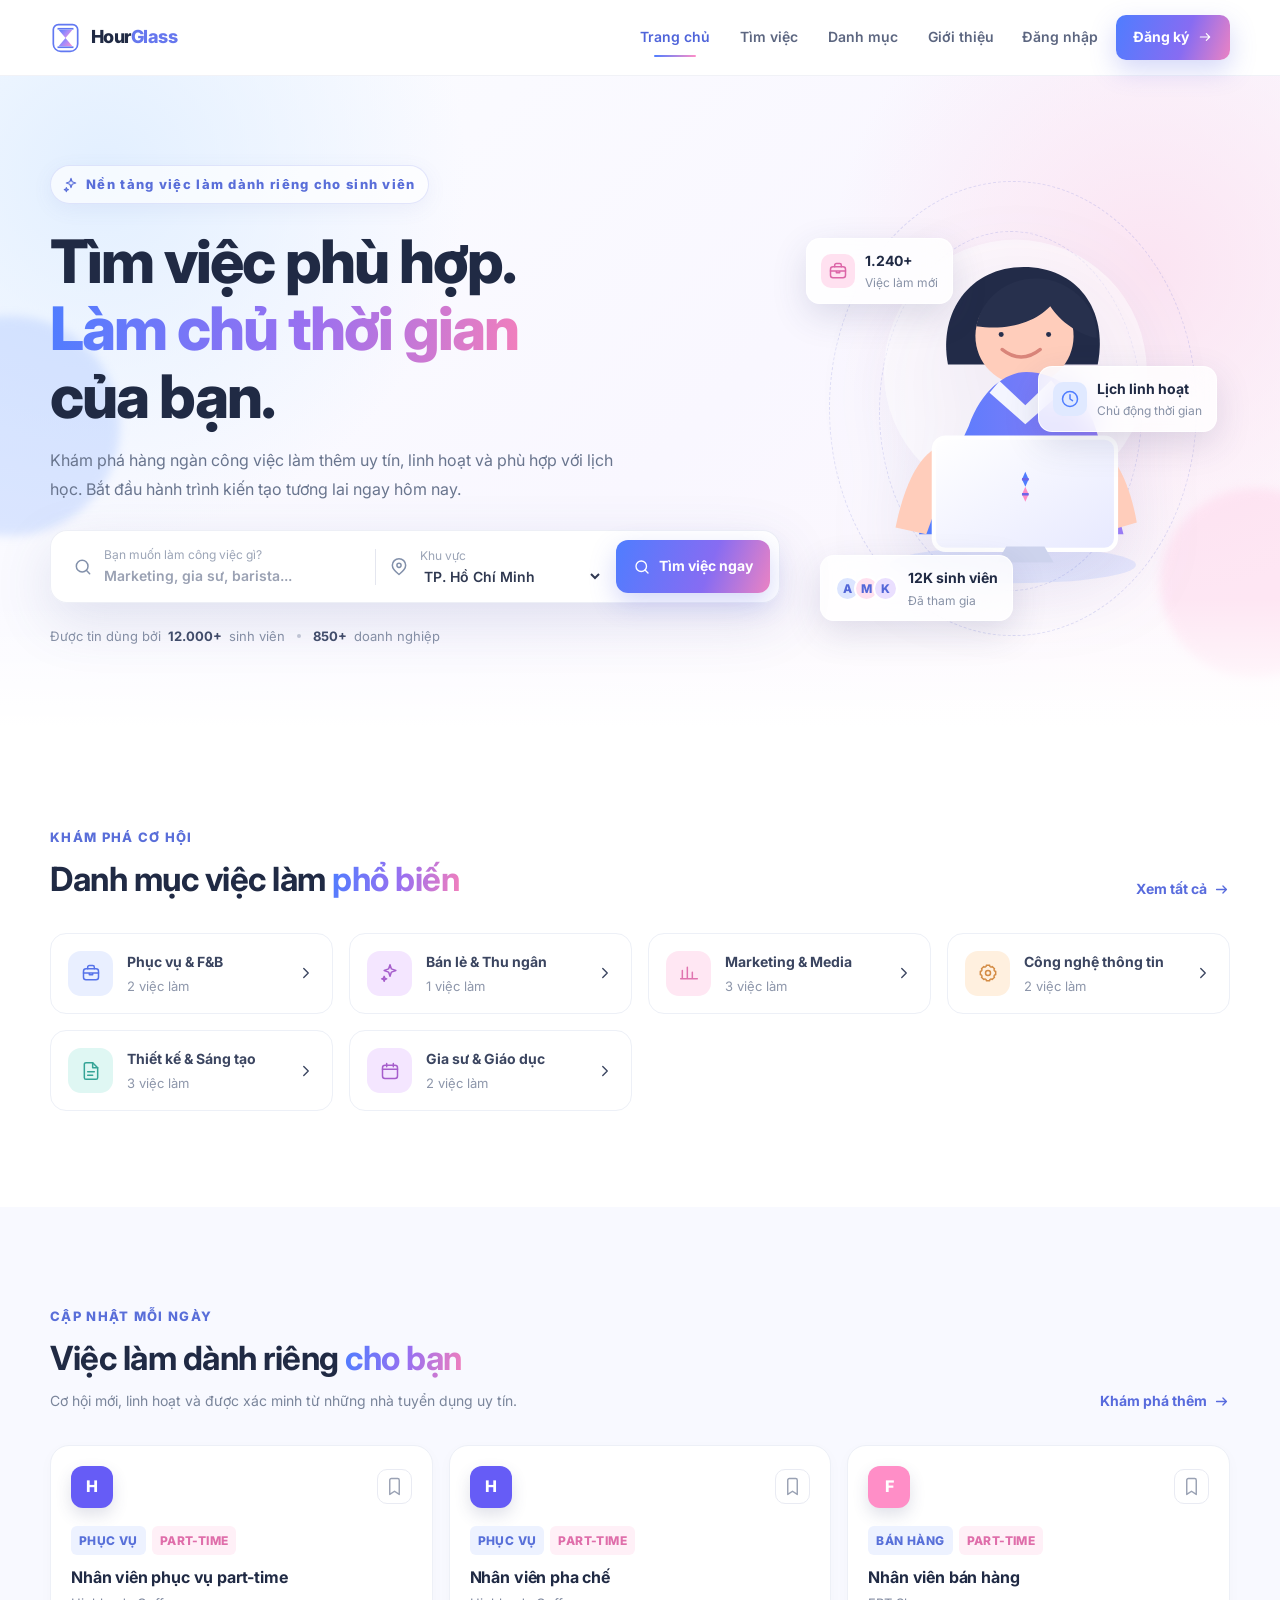
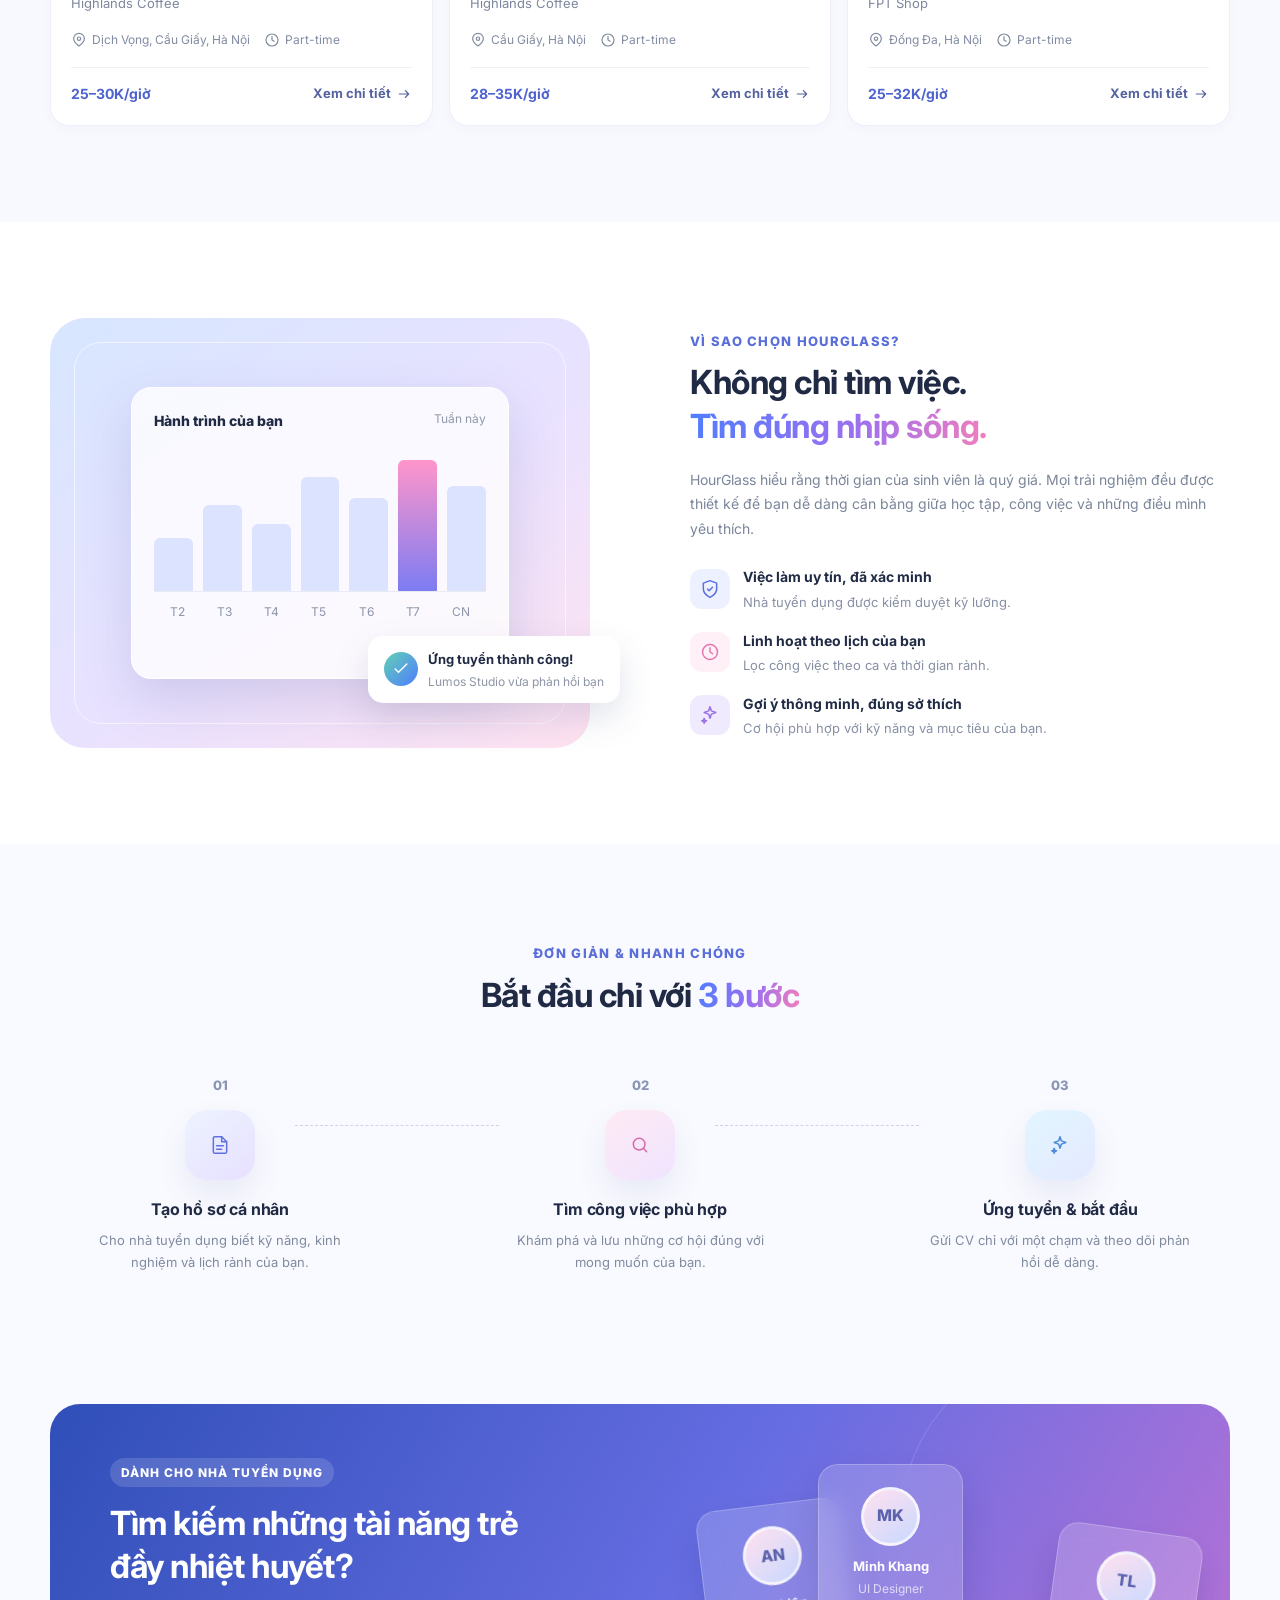
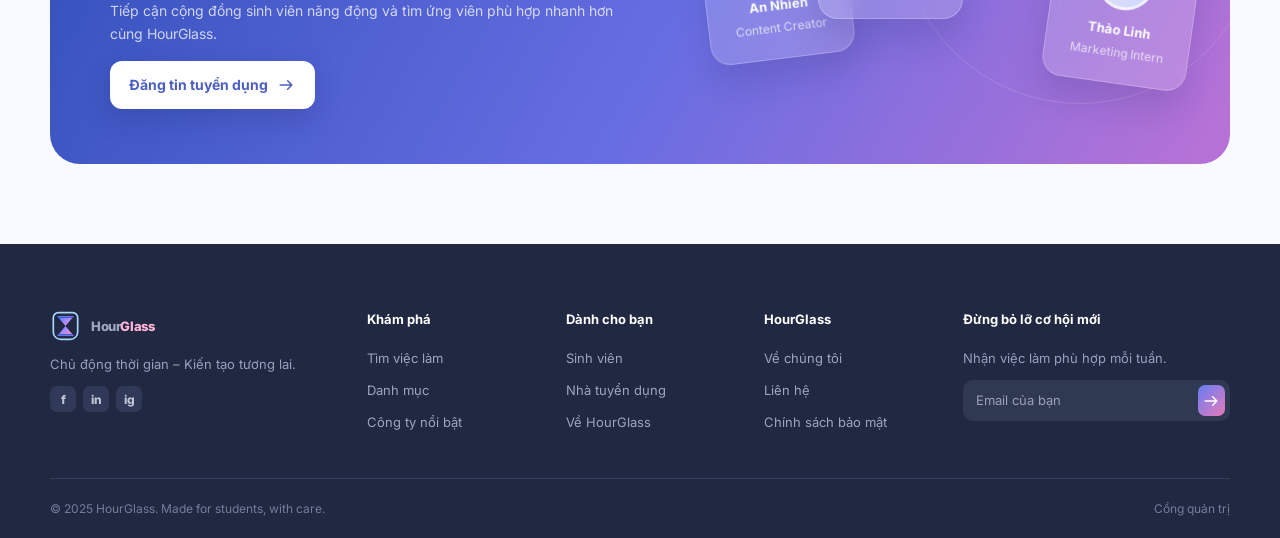
<file: index.html>
<!doctype html>
<html lang="vi">
<head>
<meta charset="UTF-8">
<meta name="viewport" content="width=device-width, initial-scale=1.0">
<title>HourGlass – Việc làm cho sinh viên</title>
<meta name="description" content="HourGlass - nền tảng việc làm dành riêng cho sinh viên.">
<link rel="icon" href="assets/favicon.png">
<link rel="preconnect" href="https://fonts.googleapis.com"><link rel="preconnect" href="https://fonts.gstatic.com" crossorigin><link href="https://fonts.googleapis.com/css2?family=Inter:wght@400;500;600;700;800&display=swap" rel="stylesheet">
<link rel="stylesheet" href="css/base.css"><link rel="stylesheet" href="css/layout.css"><link rel="stylesheet" href="css/components.css"><link rel="stylesheet" href="css/home.css">
</head>
<body>
<script src="js/icons.js"></script>
<header class="site-header"><div class="container header-inner">
<div><a class="logo" href="index.html"><span class="logo-mark"><span></span><i></i></span><span>Hour<span>Glass</span></span></a></div>
<nav><a href="index.html" class=active>Trang chủ</a><a href="jobs.html">Tìm việc</a><a href="categories.html">Danh mục</a><a href="about.html">Giới thiệu</a><a class="nav-auth" href="auth.html?mode=signin">Đăng nhập</a><a class="nav-auth" href="auth.html?mode=signup">Đăng ký</a></nav>
<div class="header-actions" id="header-actions"><a class="text-btn" href="auth.html?mode=signin">Đăng nhập</a><a class="primary-btn small" href="auth.html?mode=signup">Đăng ký <svg class="icon" width="16" height="16" aria-hidden="true"><use href="#i-arrow"/></svg></a></div>
<button class="mobile-menu" id="menu-toggle" aria-label="Menu"><svg class="icon" width="20" height="20" aria-hidden="true"><use href="#i-menu"/></svg></button>
</div></header>
<main>
<section class="hero"><div class="glow glow-a"></div><div class="glow glow-b"></div>
<div class="container hero-grid">
<div class="hero-copy">
<div class="eyebrow"><svg class="icon" width="16" height="16" aria-hidden="true"><use href="#i-sparkle"/></svg> Nền tảng việc làm dành riêng cho sinh viên</div>
<h1>Tìm việc phù hợp.<br><span>Làm chủ thời gian</span><br>của bạn.</h1>
<p>Khám phá hàng ngàn công việc làm thêm uy tín, linh hoạt và phù hợp với lịch học. Bắt đầu hành trình kiến tạo tương lai ngay hôm nay.</p>
<form class="search-bar" action="jobs.html" method="get">
<label><svg class="icon" width="20" height="20" aria-hidden="true"><use href="#i-search"/></svg><span><small>Bạn muốn làm công việc gì?</small><input name="q" placeholder="Marketing, gia sư, barista..."></span></label>
<div class="search-divider"></div>
<label><svg class="icon" width="20" height="20" aria-hidden="true"><use href="#i-pin"/></svg><span><small>Khu vực</small><select name="area" aria-label="Khu vực"><option>TP. Hồ Chí Minh</option><option>Hà Nội</option><option>Đà Nẵng</option><option>Remote</option></select></span></label>
<button class="primary-btn" type="submit"><svg class="icon" width="18" height="18" aria-hidden="true"><use href="#i-search"/></svg> Tìm việc ngay</button>
</form>
<div class="trust-row"><span>Được tin dùng bởi</span><strong>12.000+</strong> sinh viên <i></i> <strong>850+</strong> doanh nghiệp</div>
</div>
<div class="hero-visual"><div class="hero-orbit orbit-one"></div><div class="hero-orbit orbit-two"></div>
<svg viewBox="0 0 460 470" role="img" aria-label="Sinh viên HourGlass tìm kiếm việc làm"> <defs> <linearGradient id="shirt" x1="0" x2="1"> <stop stop-color="#4F7DFF" /> <stop offset="1" stop-color="#9A7BF4" /> </linearGradient> <linearGradient id="screen" x1="0" x2="1" y2="1"> <stop stop-color="#fff" /> <stop offset="1" stop-color="#E7E9FF" /> </linearGradient> </defs> <ellipse cx="239" cy="426" rx="148" ry="22" fill="#4F7DFF" opacity=".12" /> <circle cx="242" cy="193" r="158" fill="#fff" opacity=".48" /> <path d="M161 185c-12-62 26-117 91-117 64 0 102 51 89 117Z" fill="#222B48" /> <circle cx="253" cy="151" r="59" fill="#FFCDBB" /> <path d="M195 139c12-58 87-79 130-30 10 12 15 28 15 44-19-2-45-20-56-38-18 19-51 30-89 24Z" fill="#27304D" /> <path d="M226 167c15 12 31 12 46 0" fill="none" stroke="#D9857A" stroke-width="4" stroke-linecap="round" /> <circle cx="225" cy="149" r="3" fill="#27304D" /> <circle cx="282" cy="149" r="3" fill="#27304D" /> <path d="M186 259c15-43 44-65 69-65 38 0 74 28 86 76l31 119H126Z" fill="url(#shirt)" /> <path d="m223 205 31 29 31-30 12 15-43 38-43-38Z" fill="#fff" opacity=".92" /> <path d="M144 287c-22 14-37 50-46 94l37 8 35-96Z" fill="#FFCDBB" /> <path d="M338 280c25 12 42 50 50 95l-38 11-37-94Z" fill="#FFCDBB" /> <rect x="144" y="273" width="219" height="135" rx="14" fill="url(#screen)" stroke="#fff" stroke-width="5" /> <path d="M231 404h46l11 19h-68Z" fill="#CDD3ED" /> <g transform="translate(234 314)"> <path d="m20 0 4 9-4 9-4-9Z" fill="#4F7DFF" /> <path d="m20 18 4 9-4 9-4-9Z" fill="#FF8EC7" /> <path d="M16 9h8M16 27h8" stroke="#6D65E8" stroke-width="3" /> </g> </svg>
<div class="float-card fc-one"><span class="float-icon pink"><svg class="icon" width="20" height="20" aria-hidden="true"><use href="#i-briefcase"/></svg></span><div><strong>1.240+</strong><small>Việc làm mới</small></div></div>
<div class="float-card fc-two"><span class="float-icon blue"><svg class="icon" width="20" height="20" aria-hidden="true"><use href="#i-clock"/></svg></span><div><strong>Lịch linh hoạt</strong><small>Chủ động thời gian</small></div></div>
<div class="float-card fc-three"><span class="avatar-stack"><i>A</i><i>M</i><i>K</i></span><div><strong>12K sinh viên</strong><small>Đã tham gia</small></div></div>
</div></div></section>

<section class="section categories"><div class="container">
<div class="section-head"><div><span class="kicker">KHÁM PHÁ CƠ HỘI</span><h2>Danh mục việc làm <em>phổ biến</em></h2></div>
<a class="link-btn" href="categories.html">Xem tất cả <svg class="icon" width="17" height="17" aria-hidden="true"><use href="#i-arrow"/></svg></a></div>
<div class="category-grid" id="home-cats"></div></div></section>

<section class="section jobs-section"><div class="container">
<div class="section-head"><div><span class="kicker">CẬP NHẬT MỖI NGÀY</span><h2>Việc làm dành riêng <em>cho bạn</em></h2><p>Cơ hội mới, linh hoạt và được xác minh từ những nhà tuyển dụng uy tín.</p></div>
<a class="link-btn" href="jobs.html">Khám phá thêm <svg class="icon" width="17" height="17" aria-hidden="true"><use href="#i-arrow"/></svg></a></div>
<div class="job-grid" id="home-jobs"></div></div></section>

<section class="section why" id="about"><div class="container why-grid">
<div class="why-visual">
<div class="glass-chart"><div class="chart-title"><span>Hành trình của bạn</span><small>Tuần này</small></div>
<div class="bars"><i style="height:38%"></i><i style="height:62%"></i><i style="height:48%"></i><i style="height:82%"></i><i style="height:67%"></i><i style="height:94%" class=active></i><i style="height:76%"></i></div>
<div class="chart-days"><span>T2</span><span>T3</span><span>T4</span><span>T5</span><span>T6</span><span>T7</span><span>CN</span></div></div>
<div class="success-bubble"><span><svg class="icon" width="20" height="20" aria-hidden="true"><use href="#i-check"/></svg></span><div><strong>Ứng tuyển thành công!</strong><small>Lumos Studio vừa phản hồi bạn</small></div></div>
</div>
<div class="why-copy"><span class="kicker">VÌ SAO CHỌN HOURGLASS?</span>
<h2>Không chỉ tìm việc.<br><em>Tìm đúng nhịp sống.</em></h2>
<p>HourGlass hiểu rằng thời gian của sinh viên là quý giá. Mọi trải nghiệm đều được thiết kế để bạn dễ dàng cân bằng giữa học tập, công việc và những điều mình yêu thích.</p>
<div class="benefit-list"><div><span><svg class="icon" width="20" height="20" aria-hidden="true"><use href="#i-shield"/></svg></span><div><strong>Việc làm uy tín, đã xác minh</strong><small>Nhà tuyển dụng được kiểm duyệt kỹ lưỡng.</small></div></div><div><span><svg class="icon" width="20" height="20" aria-hidden="true"><use href="#i-clock"/></svg></span><div><strong>Linh hoạt theo lịch của bạn</strong><small>Lọc công việc theo ca và thời gian rảnh.</small></div></div><div><span><svg class="icon" width="20" height="20" aria-hidden="true"><use href="#i-sparkle"/></svg></span><div><strong>Gợi ý thông minh, đúng sở thích</strong><small>Cơ hội phù hợp với kỹ năng và mục tiêu của bạn.</small></div></div></div></div>
</div></section>

<section class="section process"><div class="container">
<div class="center-head"><span class="kicker">ĐƠN GIẢN &amp; NHANH CHÓNG</span><h2>Bắt đầu chỉ với <em>3 bước</em></h2></div>
<div class="steps"><div class="step"><span class="step-num">01</span><div class="step-icon"><svg class="icon" width="20" height="20" aria-hidden="true"><use href="#i-file"/></svg></div><h3>Tạo hồ sơ cá nhân</h3><p>Cho nhà tuyển dụng biết kỹ năng, kinh nghiệm và lịch rảnh của bạn.</p><span class=step-line></span></div><div class="step"><span class="step-num">02</span><div class="step-icon"><svg class="icon" width="20" height="20" aria-hidden="true"><use href="#i-search"/></svg></div><h3>Tìm công việc phù hợp</h3><p>Khám phá và lưu những cơ hội đúng với mong muốn của bạn.</p><span class=step-line></span></div><div class="step"><span class="step-num">03</span><div class="step-icon"><svg class="icon" width="20" height="20" aria-hidden="true"><use href="#i-sparkle"/></svg></div><h3>Ứng tuyển &amp; bắt đầu</h3><p>Gửi CV chỉ với một chạm và theo dõi phản hồi dễ dàng.</p></div></div></div></section>

<section class="employer-cta"><div class="container employer-inner">
<div><span class="cta-pill">DÀNH CHO NHÀ TUYỂN DỤNG</span>
<h2>Tìm kiếm những tài năng trẻ<br>đầy nhiệt huyết?</h2>
<p>Tiếp cận cộng đồng sinh viên năng động và tìm ứng viên phù hợp nhanh hơn cùng HourGlass.</p>
<a class="white-btn" href="employer.html">Đăng tin tuyển dụng <svg class="icon" width="20" height="20" aria-hidden="true"><use href="#i-arrow"/></svg></a></div>
<div class="cta-visual">
<span class="talent-card t1"><i>AN</i><b>An Nhiên</b><small>Content Creator</small></span>
<span class="talent-card t2"><i>MK</i><b>Minh Khang</b><small>UI Designer</small></span>
<span class="talent-card t3"><i>TL</i><b>Thảo Linh</b><small>Marketing Intern</small></span>
</div></div></section>
</main>
<footer>
<div class="container footer-grid">
<div><a class="logo logo-inverse" href="index.html"><span class="logo-mark"><span></span><i></i></span><span>Hour<span>Glass</span></span></a><p>Chủ động thời gian – Kiến tạo tương lai.</p><div class="socials"><span>f</span><span>in</span><span>ig</span></div></div>
<div><strong>Khám phá</strong><a href="jobs.html">Tìm việc làm</a><a href="categories.html">Danh mục</a><a href="jobs.html">Công ty nổi bật</a></div>
<div><strong>Dành cho bạn</strong><a href="student.html">Sinh viên</a><a href="employer.html">Nhà tuyển dụng</a><a href="about.html">Về HourGlass</a></div>
<div><strong>HourGlass</strong><a href="about.html">Về chúng tôi</a><a href="about.html#contact">Liên hệ</a><a href="about.html#contact">Chính sách bảo mật</a></div>
<div class="newsletter"><strong>Đừng bỏ lỡ cơ hội mới</strong><p>Nhận việc làm phù hợp mỗi tuần.</p><label><input placeholder="Email của bạn"><button><svg class="icon" width="20" height="20" aria-hidden="true"><use href="#i-arrow"/></svg></button></label></div>
</div>
<div class="container footer-bottom"><span>© 2025 HourGlass. Made for students, with care.</span><a href="admin.html">Cổng quản trị</a></div>
</footer>
<script src="js/mock-data.js"></script><script src="js/main.js"></script><script src="js/adapter.js"></script><script src="js/modal.js"></script><script src="js/home.js"></script>
</body>
</html>
</file>
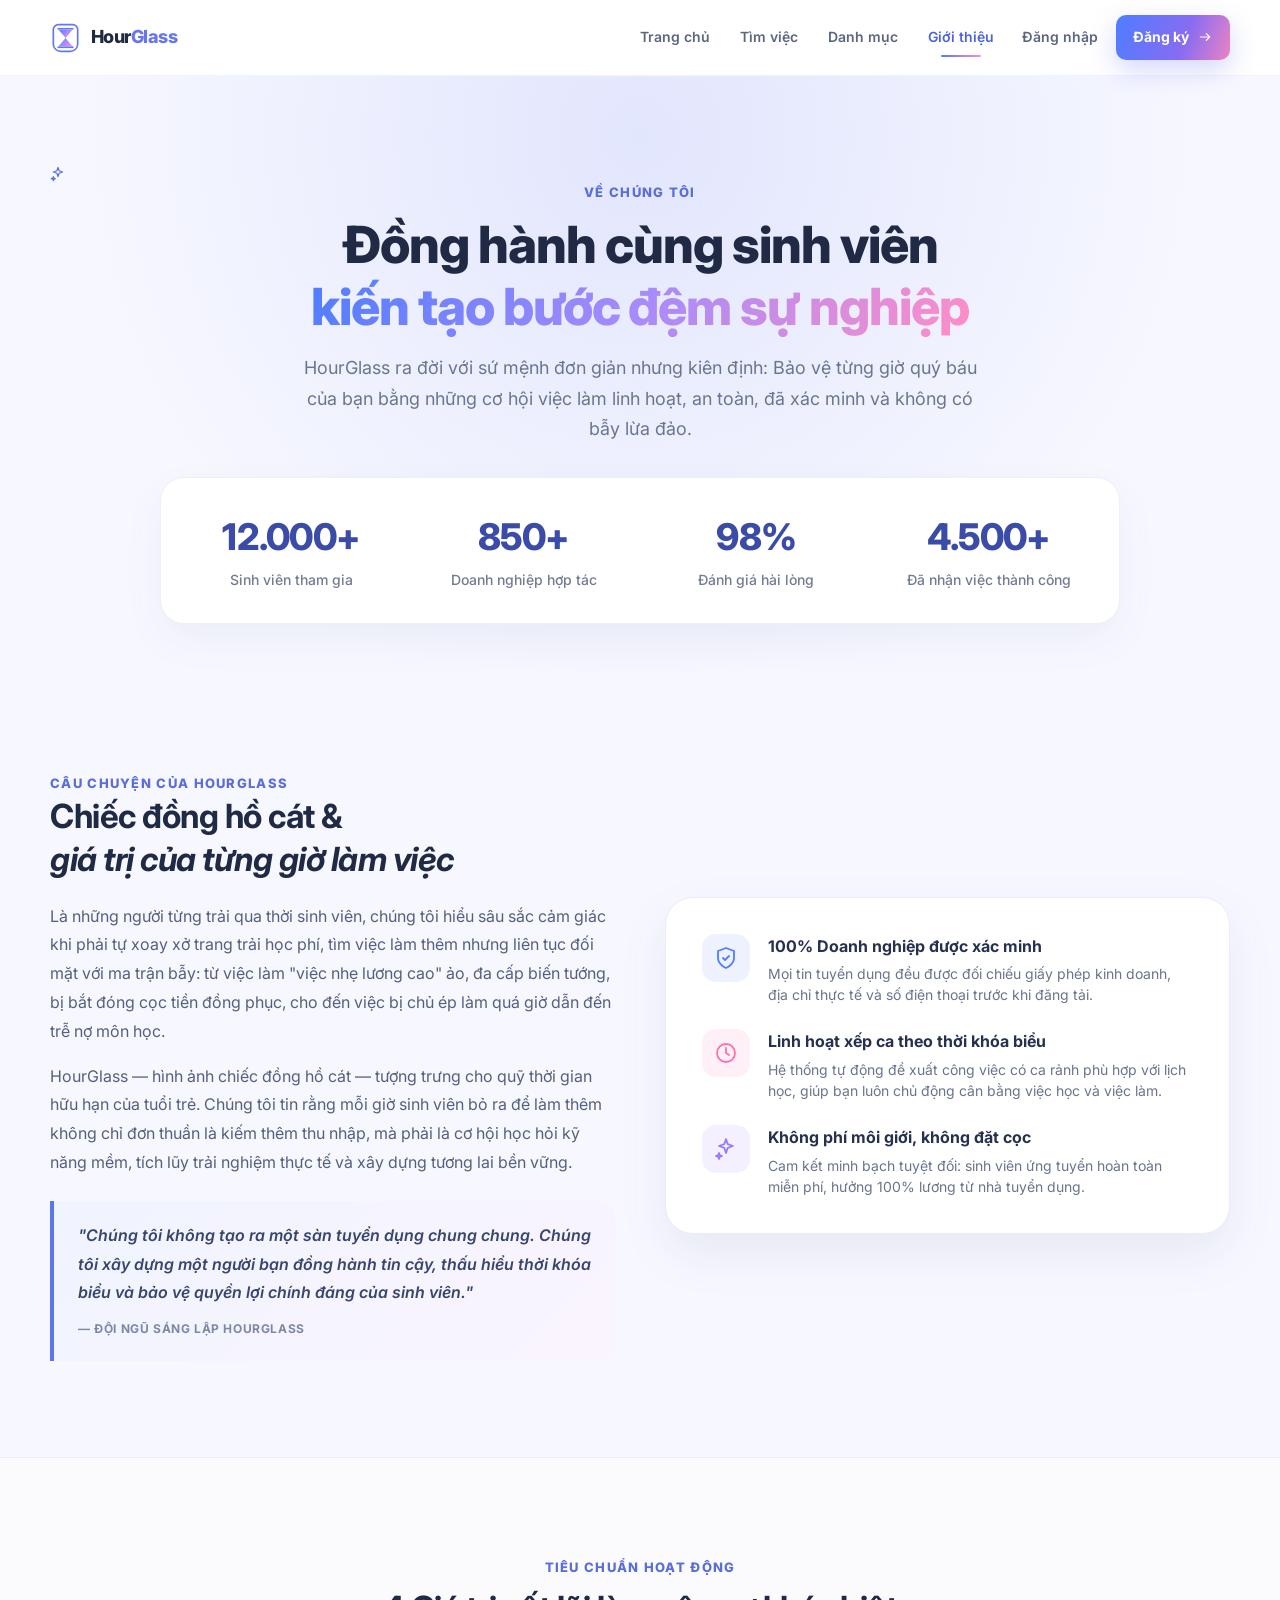
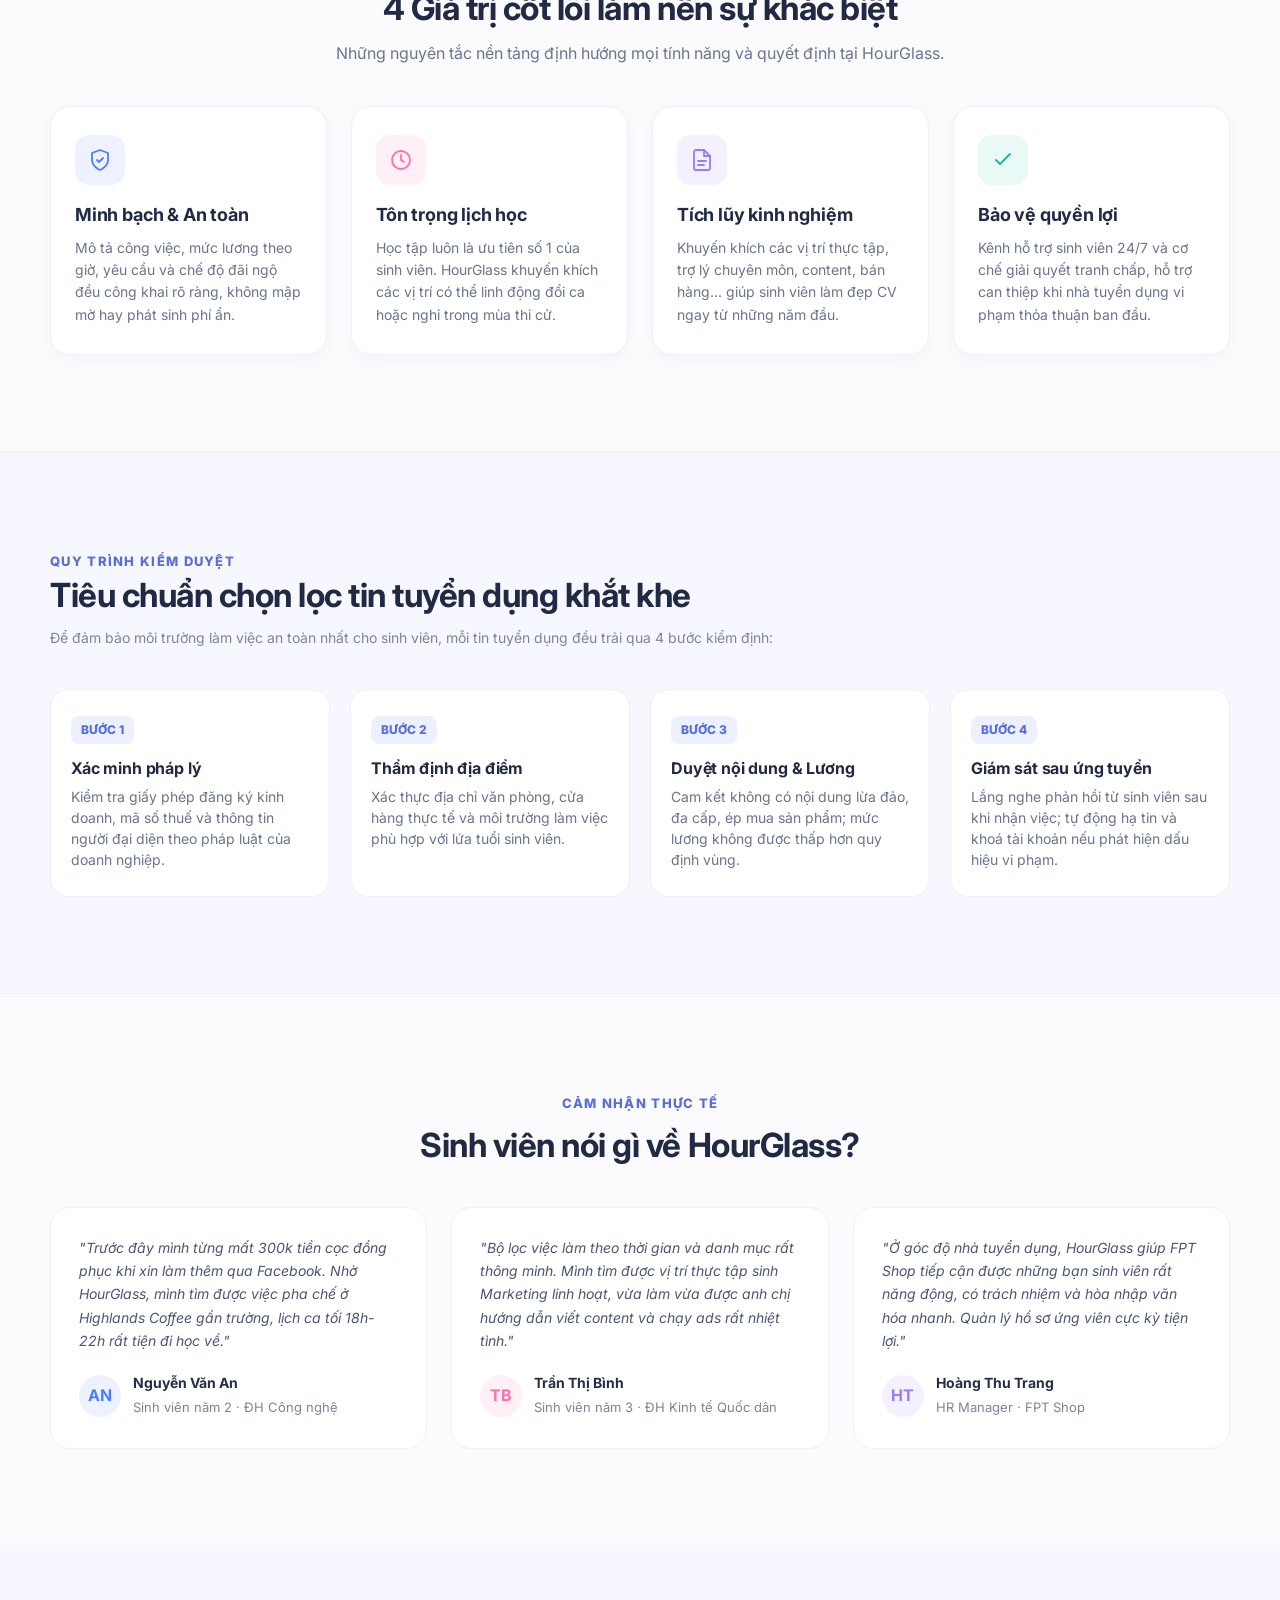
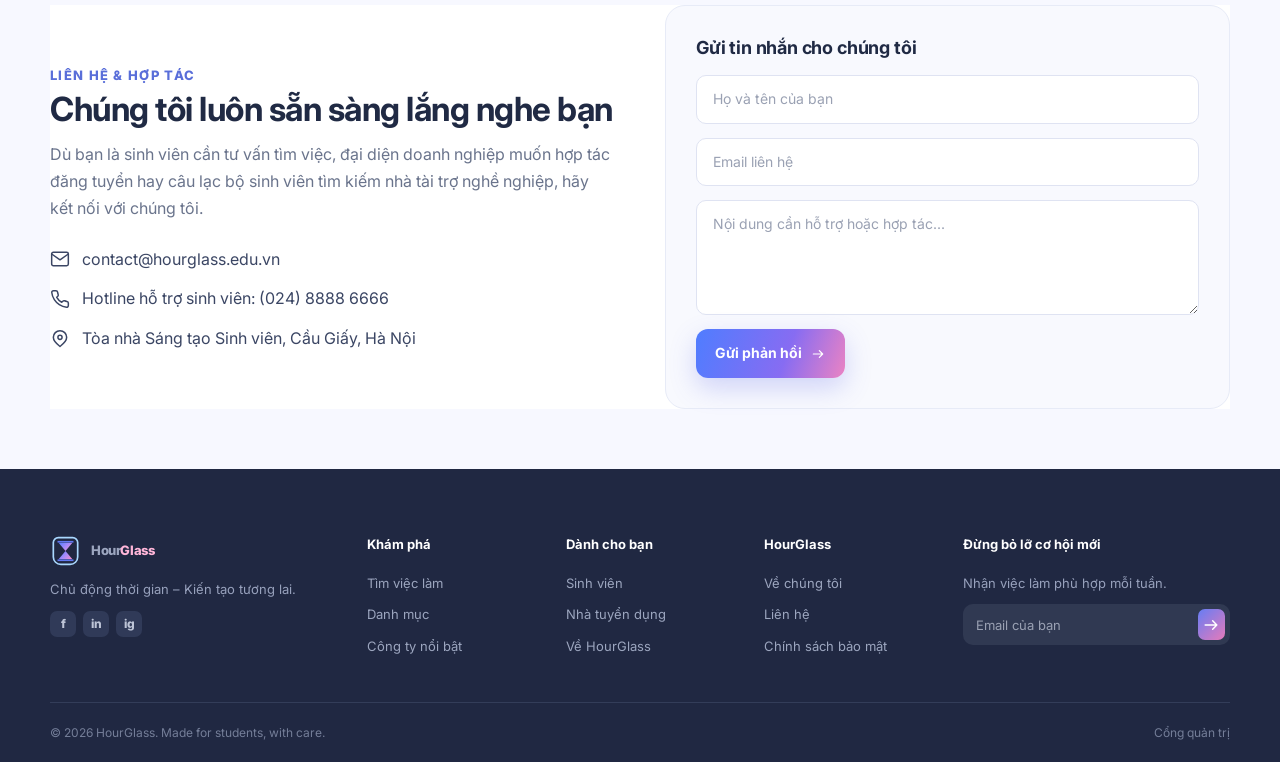
<file: about.html>
<!doctype html>
<html lang="vi">
<head>
<meta charset="UTF-8">
<meta name="viewport" content="width=device-width, initial-scale=1.0">
<title>Giới thiệu về HourGlass – Nền tảng việc làm sinh viên</title>
<meta name="description" content="Khám phá câu chuyện, sứ mệnh, giá trị cốt lõi và tiêu chuẩn kiểm duyệt việc làm uy tín của HourGlass dành riêng cho sinh viên Việt Nam.">
<link rel="icon" href="assets/favicon.png">
<link rel="preconnect" href="https://fonts.googleapis.com"><link rel="preconnect" href="https://fonts.gstatic.com" crossorigin><link href="https://fonts.googleapis.com/css2?family=Inter:wght@400;500;600;700;800&display=swap" rel="stylesheet">
<link rel="stylesheet" href="css/base.css"><link rel="stylesheet" href="css/layout.css"><link rel="stylesheet" href="css/components.css"><link rel="stylesheet" href="css/about.css">
</head>
<body>
<script src="js/icons.js"></script>

<header class="site-header"><div class="container header-inner">
<div><a class="logo" href="index.html"><span class="logo-mark"><span></span><i></i></span><span>Hour<span>Glass</span></span></a></div>
<nav>
  <a href="index.html">Trang chủ</a>
  <a href="jobs.html">Tìm việc</a>
  <a href="categories.html">Danh mục</a>
  <a href="about.html" class="active">Giới thiệu</a>
  <a class="nav-auth" href="auth.html?mode=signin">Đăng nhập</a>
  <a class="nav-auth" href="auth.html?mode=signup">Đăng ký</a>
</nav>
<div class="header-actions" id="header-actions">
  <a class="text-btn" href="auth.html?mode=signin">Đăng nhập</a>
  <a class="primary-btn small" href="auth.html?mode=signup">Đăng ký <svg class="icon" width="16" height="16" aria-hidden="true"><use href="#i-arrow"/></svg></a>
</div>
<button class="mobile-menu" id="menu-toggle" aria-label="Menu"><svg class="icon" width="20" height="20" aria-hidden="true"><use href="#i-menu"/></svg></button>
</div></header>

<main class="page-bg">
<section class="about-hero">
  <div class="container">
    <div class="eyebrow" style="margin-bottom: 12px;"><svg class="icon" width="16" height="16" aria-hidden="true"><use href="#i-sparkle"/></svg> VỀ CHÚNG TÔI</div>
    <h1>Đồng hành cùng sinh viên<br><span>kiến tạo bước đệm sự nghiệp</span></h1>
    <p>HourGlass ra đời với sứ mệnh đơn giản nhưng kiên định: Bảo vệ từng giờ quý báu của bạn bằng những cơ hội việc làm linh hoạt, an toàn, đã xác minh và không có bẫy lừa đảo.</p>

    <div class="about-stats">
      <div class="about-stat-item">
        <strong>12.000+</strong>
        <span>Sinh viên tham gia</span>
      </div>
      <div class="about-stat-item">
        <strong>850+</strong>
        <span>Doanh nghiệp hợp tác</span>
      </div>
      <div class="about-stat-item">
        <strong>98%</strong>
        <span>Đánh giá hài lòng</span>
      </div>
      <div class="about-stat-item">
        <strong>4.500+</strong>
        <span>Đã nhận việc thành công</span>
      </div>
    </div>
  </div>
</section>

<!-- Câu chuyện thương hiệu -->
<section class="story-section">
  <div class="container story-grid">
    <div class="story-copy">
      <span class="kicker">CÂU CHUYỆN CỦA HOURGLASS</span>
      <h2>Chiếc đồng hồ cát &amp;<br><em>giá trị của từng giờ làm việc</em></h2>
      <p>Là những người từng trải qua thời sinh viên, chúng tôi hiểu sâu sắc cảm giác khi phải tự xoay xở trang trải học phí, tìm việc làm thêm nhưng liên tục đối mặt với ma trận bẫy: từ việc làm "việc nhẹ lương cao" ảo, đa cấp biến tướng, bị bắt đóng cọc tiền đồng phục, cho đến việc bị chủ ép làm quá giờ dẫn đến trễ nợ môn học.</p>
      <p>HourGlass — hình ảnh chiếc đồng hồ cát — tượng trưng cho quỹ thời gian hữu hạn của tuổi trẻ. Chúng tôi tin rằng mỗi giờ sinh viên bỏ ra để làm thêm không chỉ đơn thuần là kiếm thêm thu nhập, mà phải là cơ hội học hỏi kỹ năng mềm, tích lũy trải nghiệm thực tế và xây dựng tương lai bền vững.</p>
      
      <div class="story-quote">
        <p>"Chúng tôi không tạo ra một sàn tuyển dụng chung chung. Chúng tôi xây dựng một người bạn đồng hành tin cậy, thấu hiểu thời khóa biểu và bảo vệ quyền lợi chính đáng của sinh viên."</p>
        <span>— Đội ngũ sáng lập HourGlass</span>
      </div>
    </div>

    <div class="story-visual-card">
      <div class="hourglass-feature">
        <span class="feat-icon-blue"><svg class="icon" width="24" height="24" aria-hidden="true"><use href="#i-shield"/></svg></span>
        <div>
          <strong>100% Doanh nghiệp được xác minh</strong>
          <p>Mọi tin tuyển dụng đều được đối chiếu giấy phép kinh doanh, địa chỉ thực tế và số điện thoại trước khi đăng tải.</p>
        </div>
      </div>
      <div class="hourglass-feature">
        <span class="feat-icon-pink"><svg class="icon" width="24" height="24" aria-hidden="true"><use href="#i-clock"/></svg></span>
        <div>
          <strong>Linh hoạt xếp ca theo thời khóa biểu</strong>
          <p>Hệ thống tự động đề xuất công việc có ca rảnh phù hợp với lịch học, giúp bạn luôn chủ động cân bằng việc học và việc làm.</p>
        </div>
      </div>
      <div class="hourglass-feature">
        <span class="feat-icon-purple"><svg class="icon" width="24" height="24" aria-hidden="true"><use href="#i-sparkle"/></svg></span>
        <div>
          <strong>Không phí môi giới, không đặt cọc</strong>
          <p>Cam kết minh bạch tuyệt đối: sinh viên ứng tuyển hoàn toàn miễn phí, hưởng 100% lương từ nhà tuyển dụng.</p>
        </div>
      </div>
    </div>
  </div>
</section>

<!-- Giá trị cốt lõi -->
<section class="values-section">
  <div class="container">
    <div class="center-head" style="text-align: center; max-width: 650px; margin: 0 auto;">
      <span class="kicker">TIÊU CHUẨN HOẠT ĐỘNG</span>
      <h2>4 Giá trị cốt lõi làm nên sự khác biệt</h2>
      <p style="color: #6a7590; margin-top: 10px;">Những nguyên tắc nền tảng định hướng mọi tính năng và quyết định tại HourGlass.</p>
    </div>

    <div class="values-grid">
      <div class="value-card">
        <span style="background: #eef2ff; color: #4f7dff;"><svg class="icon" width="24" height="24" aria-hidden="true"><use href="#i-shield"/></svg></span>
        <h3>Minh bạch &amp; An toàn</h3>
        <p>Mô tả công việc, mức lương theo giờ, yêu cầu và chế độ đãi ngộ đều công khai rõ ràng, không mập mờ hay phát sinh phí ẩn.</p>
      </div>

      <div class="value-card">
        <span style="background: #fff0f7; color: #ff6fae;"><svg class="icon" width="24" height="24" aria-hidden="true"><use href="#i-clock"/></svg></span>
        <h3>Tôn trọng lịch học</h3>
        <p>Học tập luôn là ưu tiên số 1 của sinh viên. HourGlass khuyến khích các vị trí có thể linh động đổi ca hoặc nghỉ trong mùa thi cử.</p>
      </div>

      <div class="value-card">
        <span style="background: #f3f0ff; color: #9a7bf4;"><svg class="icon" width="24" height="24" aria-hidden="true"><use href="#i-file"/></svg></span>
        <h3>Tích lũy kinh nghiệm</h3>
        <p>Khuyến khích các vị trí thực tập, trợ lý chuyên môn, content, bán hàng... giúp sinh viên làm đẹp CV ngay từ những năm đầu.</p>
      </div>

      <div class="value-card">
        <span style="background: #e8f9f6; color: #1fb39f;"><svg class="icon" width="24" height="24" aria-hidden="true"><use href="#i-check"/></svg></span>
        <h3>Bảo vệ quyền lợi</h3>
        <p>Kênh hỗ trợ sinh viên 24/7 và cơ chế giải quyết tranh chấp, hỗ trợ can thiệp khi nhà tuyển dụng vi phạm thỏa thuận ban đầu.</p>
      </div>
    </div>
  </div>
</section>

<!-- Quy trình kiểm duyệt -->
<section class="audit-section">
  <div class="container">
    <div class="section-head">
      <div>
        <span class="kicker">QUY TRÌNH KIỂM DUYỆT</span>
        <h2>Tiêu chuẩn chọn lọc tin tuyển dụng khắt khe</h2>
        <p>Để đảm bảo môi trường làm việc an toàn nhất cho sinh viên, mỗi tin tuyển dụng đều trải qua 4 bước kiểm định:</p>
      </div>
    </div>

    <div class="audit-steps">
      <div class="audit-step">
        <span class="audit-num">BƯỚC 1</span>
        <h3>Xác minh pháp lý</h3>
        <p>Kiểm tra giấy phép đăng ký kinh doanh, mã số thuế và thông tin người đại diện theo pháp luật của doanh nghiệp.</p>
      </div>
      <div class="audit-step">
        <span class="audit-num">BƯỚC 2</span>
        <h3>Thẩm định địa điểm</h3>
        <p>Xác thực địa chỉ văn phòng, cửa hàng thực tế và môi trường làm việc phù hợp với lứa tuổi sinh viên.</p>
      </div>
      <div class="audit-step">
        <span class="audit-num">BƯỚC 3</span>
        <h3>Duyệt nội dung &amp; Lương</h3>
        <p>Cam kết không có nội dung lừa đảo, đa cấp, ép mua sản phẩm; mức lương không được thấp hơn quy định vùng.</p>
      </div>
      <div class="audit-step">
        <span class="audit-num">BƯỚC 4</span>
        <h3>Giám sát sau ứng tuyển</h3>
        <p>Lắng nghe phản hồi từ sinh viên sau khi nhận việc; tự động hạ tin và khoá tài khoản nếu phát hiện dấu hiệu vi phạm.</p>
      </div>
    </div>
  </div>
</section>

<!-- Đánh giá từ sinh viên -->
<section class="reviews-section">
  <div class="container">
    <div class="center-head" style="text-align: center; max-width: 600px; margin: 0 auto;">
      <span class="kicker">CẢM NHẬN THỰC TẾ</span>
      <h2>Sinh viên nói gì về HourGlass?</h2>
    </div>

    <div class="reviews-grid">
      <div class="review-card">
        <p>"Trước đây mình từng mất 300k tiền cọc đồng phục khi xin làm thêm qua Facebook. Nhờ HourGlass, mình tìm được việc pha chế ở Highlands Coffee gần trường, lịch ca tối 18h-22h rất tiện đi học về."</p>
        <div class="review-author">
          <span>AN</span>
          <div>
            <strong>Nguyễn Văn An</strong>
            <small>Sinh viên năm 2 · ĐH Công nghệ</small>
          </div>
        </div>
      </div>

      <div class="review-card">
        <p>"Bộ lọc việc làm theo thời gian và danh mục rất thông minh. Mình tìm được vị trí thực tập sinh Marketing linh hoạt, vừa làm vừa được anh chị hướng dẫn viết content và chạy ads rất nhiệt tình."</p>
        <div class="review-author">
          <span style="background: #fff0f7; color: #ff6fae;">TB</span>
          <div>
            <strong>Trần Thị Bình</strong>
            <small>Sinh viên năm 3 · ĐH Kinh tế Quốc dân</small>
          </div>
        </div>
      </div>

      <div class="review-card">
        <p>"Ở góc độ nhà tuyển dụng, HourGlass giúp FPT Shop tiếp cận được những bạn sinh viên rất năng động, có trách nhiệm và hòa nhập văn hóa nhanh. Quản lý hồ sơ ứng viên cực kỳ tiện lợi."</p>
        <div class="review-author">
          <span style="background: #f5f0ff; color: #9a7bf4;">HT</span>
          <div>
            <strong>Hoàng Thu Trang</strong>
            <small>HR Manager · FPT Shop</small>
          </div>
        </div>
      </div>
    </div>
  </div>
</section>

<!-- Thông tin liên hệ & Hỗ trợ -->
<section class="container" id="contact" style="padding: 60px 0;">
  <div class="hot-cats-section" style="background: #fff; margin-top: 0;">
    <div class="story-grid">
      <div>
        <span class="kicker">LIÊN HỆ &amp; HỢP TÁC</span>
        <h2>Chúng tôi luôn sẵn sàng lắng nghe bạn</h2>
        <p style="color: #6a748c; margin-top: 10px; line-height: 1.7;">Dù bạn là sinh viên cần tư vấn tìm việc, đại diện doanh nghiệp muốn hợp tác đăng tuyển hay câu lạc bộ sinh viên tìm kiếm nhà tài trợ nghề nghiệp, hãy kết nối với chúng tôi.</p>
        <div style="margin-top: 24px; display: flex; flex-direction: column; gap: 14px;">
          <div style="display: flex; align-items: center; gap: 12px; color: #3b4664;">
            <svg class="icon" width="20" height="20"><use href="#i-mail"/></svg>
            <span>contact@hourglass.edu.vn</span>
          </div>
          <div style="display: flex; align-items: center; gap: 12px; color: #3b4664;">
            <svg class="icon" width="20" height="20"><use href="#i-phone"/></svg>
            <span>Hotline hỗ trợ sinh viên: (024) 8888 6666</span>
          </div>
          <div style="display: flex; align-items: center; gap: 12px; color: #3b4664;">
            <svg class="icon" width="20" height="20"><use href="#i-pin"/></svg>
            <span>Tòa nhà Sáng tạo Sinh viên, Cầu Giấy, Hà Nội</span>
          </div>
        </div>
      </div>

      <div style="background: #f8f9fe; border-radius: 20px; padding: 30px; border: 1px solid #e7ebf7;">
        <h3 style="margin-bottom: 16px; font-size: var(--fs-h4);">Gửi tin nhắn cho chúng tôi</h3>
        <form onsubmit="event.preventDefault(); alert('Cảm ơn bạn đã gửi tin nhắn! Đội ngũ HourGlass sẽ phản hồi trong vòng 24 giờ.'); this.reset();" style="display: flex; flex-direction: column; gap: 14px;">
          <input required placeholder="Họ và tên của bạn" style="background: #fff; padding: 12px 16px; border: 1px solid #dfe3f2; border-radius: 10px; font-size: var(--fs-body-sm);">
          <input required type="email" placeholder="Email liên hệ" style="background: #fff; padding: 12px 16px; border: 1px solid #dfe3f2; border-radius: 10px; font-size: var(--fs-body-sm);">
          <textarea required rows="4" placeholder="Nội dung cần hỗ trợ hoặc hợp tác..." style="background: #fff; padding: 12px 16px; border: 1px solid #dfe3f2; border-radius: 10px; font-size: var(--fs-body-sm);"></textarea>
          <button type="submit" class="primary-btn" style="align-self: flex-start;">Gửi phản hồi <svg class="icon" width="16" height="16"><use href="#i-arrow"/></svg></button>
        </form>
      </div>
    </div>
  </div>
</section>

</main>

<footer>
<div class="container footer-grid">
<div><a class="logo logo-inverse" href="index.html"><span class="logo-mark"><span></span><i></i></span><span>Hour<span>Glass</span></span></a><p>Chủ động thời gian – Kiến tạo tương lai.</p><div class="socials"><span>f</span><span>in</span><span>ig</span></div></div>
<div><strong>Khám phá</strong><a href="jobs.html">Tìm việc làm</a><a href="categories.html">Danh mục</a><a href="jobs.html">Công ty nổi bật</a></div>
<div><strong>Dành cho bạn</strong><a href="student.html">Sinh viên</a><a href="employer.html">Nhà tuyển dụng</a><a href="about.html">Về HourGlass</a></div>
<div><strong>HourGlass</strong><a href="about.html">Về chúng tôi</a><a href="about.html#contact">Liên hệ</a><a href="about.html#contact">Chính sách bảo mật</a></div>
<div class="newsletter"><strong>Đừng bỏ lỡ cơ hội mới</strong><p>Nhận việc làm phù hợp mỗi tuần.</p><label><input placeholder="Email của bạn"><button><svg class="icon" width="20" height="20" aria-hidden="true"><use href="#i-arrow"/></svg></button></label></div>
</div>
<div class="container footer-bottom"><span>© 2026 HourGlass. Made for students, with care.</span><a href="admin.html">Cổng quản trị</a></div>
</footer>

<script src="js/mock-data.js"></script>
<script src="js/main.js"></script>
<script src="js/adapter.js"></script>
<script src="js/modal.js"></script>
</body>
</html>
</file>
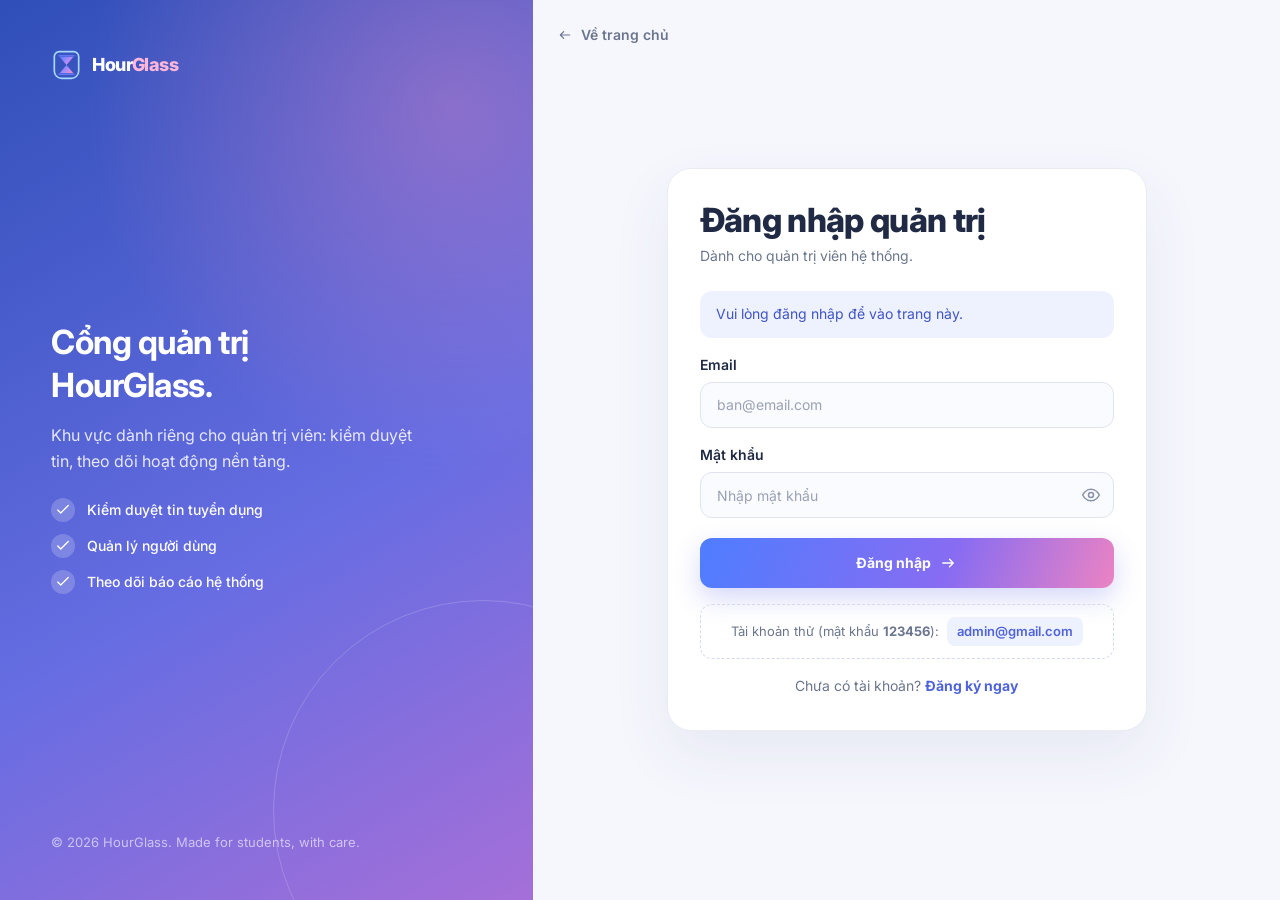
<file: admin.html>
<!doctype html>
<html lang="vi">
<head>
<meta charset="UTF-8">
<meta name="viewport" content="width=device-width, initial-scale=1.0">
<title>Quản trị hệ thống – HourGlass</title>
<meta name="description" content="HourGlass - nền tảng việc làm dành riêng cho sinh viên.">
<link rel="icon" href="assets/favicon.png">
<link rel="preconnect" href="https://fonts.googleapis.com"><link rel="preconnect" href="https://fonts.gstatic.com" crossorigin><link href="https://fonts.googleapis.com/css2?family=Inter:wght@400;500;600;700;800&display=swap" rel="stylesheet">
<link rel="stylesheet" href="css/base.css"><link rel="stylesheet" href="css/layout.css"><link rel="stylesheet" href="css/components.css"><link rel="stylesheet" href="css/dashboard.css">
</head>
<body data-role="admin">
<script src="js/icons.js"></script>
<div class="dashboard">
<aside class="dash-sidebar" id="dash-sidebar">
<div><a class="logo" href="index.html"><span class="logo-mark"><span></span><i></i></span><span>Hour<span>Glass</span></span></a></div>
<div class="role-label">QUẢN TRỊ HỆ THỐNG</div>
<nav><button data-tab="0" class=active><svg class="icon" width="20" height="20" aria-hidden="true"><use href="#i-home"/></svg><span>Tổng quan hệ thống</span></button><button data-tab="1"><svg class="icon" width="20" height="20" aria-hidden="true"><use href="#i-users"/></svg><span>Quản lý sinh viên</span></button><button data-tab="2"><svg class="icon" width="20" height="20" aria-hidden="true"><use href="#i-briefcase"/></svg><span>Quản lý nhà tuyển dụng</span></button><button data-tab="3"><svg class="icon" width="20" height="20" aria-hidden="true"><use href="#i-file"/></svg><span>Quản lý việc làm</span></button><button data-tab="4"><svg class="icon" width="20" height="20" aria-hidden="true"><use href="#i-chart"/></svg><span>Thống kê &amp; báo cáo</span></button><button data-tab="5"><svg class="icon" width="20" height="20" aria-hidden="true"><use href="#i-shield"/></svg><span>Kiểm duyệt tin đăng</span></button></nav>
<div class="sidebar-help"><span><svg class="icon" width="20" height="20" aria-hidden="true"><use href="#i-sparkle"/></svg></span><strong>Cần hỗ trợ?</strong><small>Đội ngũ HourGlass luôn sẵn sàng.</small><button type="button" onclick="location.href='about.html#contact'">Liên hệ ngay</button></div>
</aside>
<div class="dash-backdrop" id="dash-backdrop" hidden></div>
<div class="dash-main">
<header class="dash-header">
<div><button class="dash-menu" id="dash-menu" type="button" aria-label="Mở menu" aria-controls="dash-sidebar"><svg class="icon" width="20" height="20" aria-hidden="true"><use href="#i-menu"/></svg></button><span class="mobile-brand"><a class="logo" href="index.html"><span class="logo-mark"><span></span><i></i></span><span>Hour<span>Glass</span></span></a></span><button class="dash-search"><svg class="icon" width="20" height="20" aria-hidden="true"><use href="#i-search"/></svg><span>Tìm kiếm nhanh...</span></button></div>
<div><button class="notify"><svg class="icon" width="20" height="20" aria-hidden="true"><use href="#i-bell"/></svg><i></i></button><span class="dash-avatar"></span><span class="user-name"><strong></strong><small>Admin</small></span></div>
</header>
<main class="dash-content">
  <!-- TAB 0: TỔNG QUAN HỆ THỐNG -->
  <div class="dash-view" data-view="0">
    <div class="dash-welcome">
      <div>
        <span>HOURGLASS ADMIN</span>
        <h1>Tổng quan hệ thống</h1>
        <p>Theo dõi tăng trưởng, hoạt động và chất lượng nền tảng.</p>
      </div>
      <button class="secondary-btn" type="button"><svg class="icon" width="20" height="20" aria-hidden="true"><use href="#i-calendar"/></svg> 30 ngày qua</button>
    </div>

    <div class="stats-grid four">
      <div class="stat-card">
        <span class="stat-icon" style="color:#4F7DFF;background:#4F7DFF16"><svg class="icon" width="20" height="20" aria-hidden="true"><use href="#i-users"/></svg></span>
        <div><small>Tổng người dùng</small><strong data-stat="users">0</strong><em></em></div>
      </div>
      <div class="stat-card" style="cursor: pointer;" data-goto-tab="1">
        <span class="stat-icon" style="color:#A78BFA;background:#A78BFA16"><svg class="icon" width="20" height="20" aria-hidden="true"><use href="#i-file"/></svg></span>
        <div><small>Sinh viên</small><strong data-stat="students">0</strong><em></em></div>
      </div>
      <div class="stat-card" style="cursor: pointer;" data-goto-tab="2">
        <span class="stat-icon" style="color:#FF8EC7;background:#FF8EC716"><svg class="icon" width="20" height="20" aria-hidden="true"><use href="#i-briefcase"/></svg></span>
        <div><small>Nhà tuyển dụng</small><strong data-stat="employers">0</strong><em></em></div>
      </div>
      <div class="stat-card" style="cursor: pointer;" data-goto-tab="3">
        <span class="stat-icon" style="color:#22B8A7;background:#22B8A716"><svg class="icon" width="20" height="20" aria-hidden="true"><use href="#i-sparkle"/></svg></span>
        <div><small>Tin tuyển dụng</small><strong data-stat="jobs">0</strong><em></em></div>
      </div>
    </div>

    <div class="dash-grid admin-grid">
      <section class="panel">
        <div class="panel-title">
          <h3>Tăng trưởng người dùng</h3>
          <button type="button">Theo tháng <svg class="icon" width="15" height="15" aria-hidden="true"><use href="#i-arrow"/></svg></button>
        </div>
        <div class="admin-chart">
          <div class="bar-set">
            <span><i style="height:35%"></i><b style="height:25.2%"></b></span>
            <span><i style="height:48%"></i><b style="height:34.6%"></b></span>
            <span><i style="height:44%"></i><b style="height:31.7%"></b></span>
            <span><i style="height:61%"></i><b style="height:43.9%"></b></span>
            <span><i style="height:70%"></i><b style="height:50.4%"></b></span>
            <span><i style="height:78%"></i><b style="height:56.2%"></b></span>
            <span><i style="height:88%"></i><b style="height:63.4%"></b></span>
            <span><i style="height:96%"></i><b style="height:69.1%"></b></span>
          </div>
          <div class="admin-legend">
            <span><i></i>Sinh viên</span>
            <span><i></i>Nhà tuyển dụng</span>
          </div>
        </div>
      </section>

      <section class="panel activity" id="admin-activity">
        <div class="panel-title">
          <h3>Báo cáo gần đây</h3>
          <button data-goto-tab="4" type="button">Xem tất cả <svg class="icon" width="15" height="15" aria-hidden="true"><use href="#i-arrow"/></svg></button>
        </div>
      </section>
    </div>

    <section class="panel moderation">
      <div class="panel-title">
        <h3>Kiểm duyệt tin tuyển dụng</h3>
        <button data-goto-tab="5" type="button"><span id="pending-count"></span> <svg class="icon" width="15" height="15" aria-hidden="true"><use href="#i-arrow"/></svg></button>
      </div>
      <div class="manage-table">
        <div class="table-head">
          <span>Doanh nghiệp &amp; vị trí</span>
          <span>Ngày gửi</span>
          <span>Danh mục</span>
          <span>Trạng thái</span>
          <span>Thao tác</span>
        </div>
        <div id="moderation-rows"></div>
      </div>
    </section>
  </div>

  <!-- TAB 1: QUẢN LÝ SINH VIÊN -->
  <div class="dash-view" data-view="1" hidden>
    <div class="dash-welcome">
      <div>
        <span>QUẢN TRỊ NGƯỜI DÙNG</span>
        <h1>Quản lý sinh viên</h1>
        <p>Danh sách các tài khoản sinh viên đăng ký trên nền tảng HourGlass.</p>
      </div>
    </div>

    <div class="dash-filter-bar">
      <input class="dash-search-input" id="admin-student-search" placeholder="Tìm theo tên, email hoặc trường đại học...">
    </div>

    <div class="panel">
      <div class="manage-table">
        <div class="table-head">
          <span>Họ và tên</span>
          <span>Email &amp; SĐT</span>
          <span>Trường đại học / Ngành</span>
          <span>Ngày tham gia</span>
          <span>Trạng thái</span>
          <span>Thao tác</span>
        </div>
        <div id="admin-students-table"></div>
      </div>
    </div>
  </div>

  <!-- TAB 2: QUẢN LÝ NHÀ TUYỂN DỤNG -->
  <div class="dash-view" data-view="2" hidden>
    <div class="dash-welcome">
      <div>
        <span>QUẢN TRỊ DOANH NGHIỆP</span>
        <h1>Quản lý nhà tuyển dụng</h1>
        <p>Danh sách các công ty, thương hiệu và chuỗi cửa hàng tuyển dụng.</p>
      </div>
    </div>

    <div class="dash-filter-bar">
      <input class="dash-search-input" id="admin-employer-search" placeholder="Tìm theo tên công ty, người đại diện...">
    </div>

    <div class="panel">
      <div class="manage-table">
        <div class="table-head">
          <span>Doanh nghiệp</span>
          <span>Người đại diện</span>
          <span>Lĩnh vực &amp; Liên hệ</span>
          <span>Số tin đã đăng</span>
          <span>Xác thực</span>
          <span>Thao tác</span>
        </div>
        <div id="admin-employers-table"></div>
      </div>
    </div>
  </div>

  <!-- TAB 3: QUẢN LÝ VIỆC LÀM -->
  <div class="dash-view" data-view="3" hidden>
    <div class="dash-welcome">
      <div>
        <span>CƠ SỞ DỮ LIỆU TIN TUYỂN</span>
        <h1>Quản lý tất cả việc làm</h1>
        <p>Kiểm tra toàn bộ các bài đăng tuyển trên hệ thống HourGlass.</p>
      </div>
    </div>

    <div class="dash-filter-bar">
      <div class="dash-pills" id="admin-jobs-filter-tabs">
        <button class="dash-pill active" data-aj-filter="all">Tất cả</button>
        <button class="dash-pill" data-aj-filter="approved">Đang hoạt động</button>
        <button class="dash-pill" data-aj-filter="pending">Chờ kiểm duyệt</button>
        <button class="dash-pill" data-aj-filter="rejected">Bị từ chối</button>
      </div>
      <input class="dash-search-input" id="admin-job-search" placeholder="Tìm theo tiêu đề, công ty...">
    </div>

    <div class="panel">
      <div class="manage-table">
        <div class="table-head">
          <span>Vị trí tuyển dụng</span>
          <span>Doanh nghiệp</span>
          <span>Danh mục</span>
          <span>Mức lương</span>
          <span>Trạng thái</span>
          <span>Thao tác</span>
        </div>
        <div id="admin-all-jobs-table"></div>
      </div>
    </div>
  </div>

  <!-- TAB 4: THỐNG KÊ & BÁO CÁO -->
  <div class="dash-view" data-view="4" hidden>
    <div class="dash-welcome">
      <div>
        <span>SỐ LIỆU &amp; PHẢN ÁNH</span>
        <h1>Thống kê &amp; Báo cáo vi phạm</h1>
        <p>Theo dõi chỉ số hiệu quả và xử lý các báo cáo từ cộng đồng sinh viên.</p>
      </div>
    </div>

    <div class="stats-grid four" style="margin-bottom: 24px;">
      <div class="stat-card">
        <span class="stat-icon" style="color:#22B8A7;background:#22B8A716"><svg class="icon" width="20" height="20"><use href="#i-check"/></svg></span>
        <div><small>Tỷ lệ duyệt tin</small><strong>92%</strong><em>Duyệt trong ngày</em></div>
      </div>
      <div class="stat-card">
        <span class="stat-icon" style="color:#4F7DFF;background:#4F7DFF16"><svg class="icon" width="20" height="20"><use href="#i-clock"/></svg></span>
        <div><small>Thời gian phản hồi</small><strong>2.4h</strong><em>Trung bình</em></div>
      </div>
      <div class="stat-card">
        <span class="stat-icon" style="color:#A78BFA;background:#A78BFA16"><svg class="icon" width="20" height="20"><use href="#i-briefcase"/></svg></span>
        <div><small>Ngành hot nhất</small><strong>F&amp;B</strong><em>38% lượng tin</em></div>
      </div>
      <div class="stat-card">
        <span class="stat-icon" style="color:#FF8EC7;background:#FF8EC716"><svg class="icon" width="20" height="20"><use href="#i-shield"/></svg></span>
        <div><small>Báo cáo vi phạm</small><strong id="stat-report-count">2</strong><em>Cần theo dõi</em></div>
      </div>
    </div>

    <div class="panel">
      <div class="panel-title">
        <h3>Danh sách báo cáo từ người dùng</h3>
      </div>
      <div class="manage-table">
        <div class="table-head">
          <span>Loại báo cáo</span>
          <span>Lý do phản ánh</span>
          <span>Đối tượng</span>
          <span>Thời gian</span>
          <span>Trạng thái</span>
          <span>Thao tác</span>
        </div>
        <div id="admin-reports-table"></div>
      </div>
    </div>
  </div>

  <!-- TAB 5: KIỂM DUYỆT TIN ĐĂNG -->
  <div class="dash-view" data-view="5" hidden>
    <div class="dash-welcome">
      <div>
        <span>TRUNG TÂM PHÊ DUYỆT</span>
        <h1>Kiểm duyệt tin tuyển dụng</h1>
        <p>Phê duyệt hoặc từ chối các tin tuyển dụng do doanh nghiệp gửi lên hệ thống.</p>
      </div>
    </div>

    <div class="dash-filter-bar">
      <div class="dash-pills" id="admin-mod-filter-tabs">
        <button class="dash-pill active" data-mod-filter="pending">Chờ duyệt gấp</button>
        <button class="dash-pill" data-mod-filter="all">Tất cả</button>
        <button class="dash-pill" data-mod-filter="approved">Đã duyệt</button>
        <button class="dash-pill" data-mod-filter="rejected">Đã từ chối</button>
      </div>
    </div>

    <div class="panel">
      <div class="manage-table">
        <div class="table-head">
          <span>Doanh nghiệp &amp; Vị trí</span>
          <span>Ngày gửi</span>
          <span>Danh mục</span>
          <span>Mức lương</span>
          <span>Trạng thái</span>
          <span>Phê duyệt</span>
        </div>
        <div id="admin-full-mod-rows"></div>
      </div>
    </div>
  </div>

  <div id="dash-placeholder" hidden></div>
</main>
</div></div>
<script src="js/mock-data.js"></script><script src="js/main.js"></script><script src="js/adapter.js"></script><script src="js/modal.js"></script><script src="js/dashboard.js"></script>
</body>
</html>
</file>
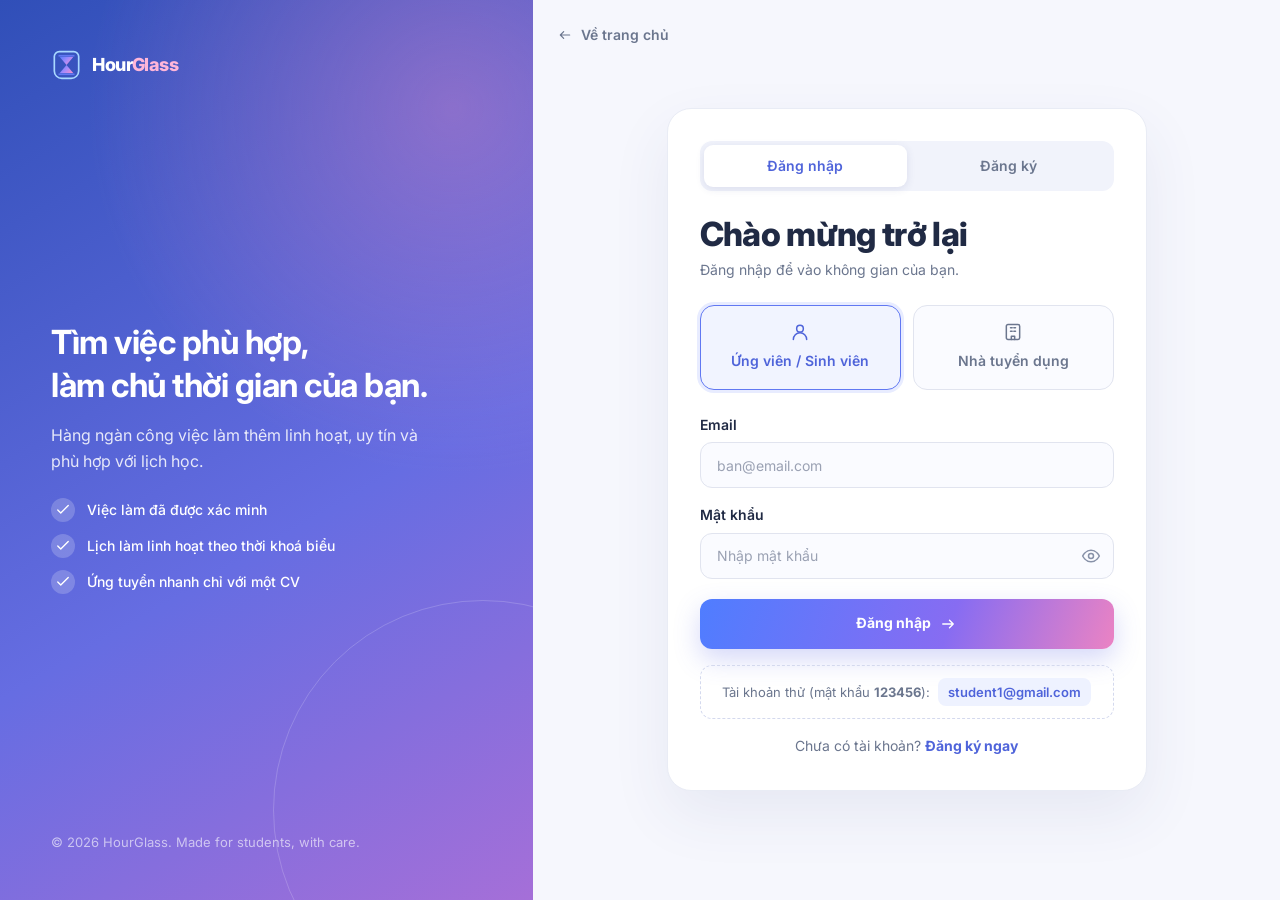
<file: auth.html>
<!doctype html>
<html lang="vi">
<head>
<meta charset="UTF-8">
<meta name="viewport" content="width=device-width, initial-scale=1.0">
<title>Đăng nhập / Đăng ký – HourGlass</title>
<meta name="description" content="Đăng nhập hoặc tạo tài khoản HourGlass cho ứng viên / sinh viên và nhà tuyển dụng.">
<link rel="icon" href="assets/favicon.png">
<link rel="preconnect" href="https://fonts.googleapis.com"><link rel="preconnect" href="https://fonts.gstatic.com" crossorigin><link href="https://fonts.googleapis.com/css2?family=Inter:wght@400;500;600;700;800&display=swap" rel="stylesheet">
<link rel="stylesheet" href="css/base.css"><link rel="stylesheet" href="css/layout.css"><link rel="stylesheet" href="css/components.css"><link rel="stylesheet" href="css/auth.css">
</head>
<body class="auth-page">
<script src="js/icons.js"></script>

<div class="auth-shell">

  <!-- Cột thương hiệu (ẩn trên mobile); nội dung đổi theo vai trò bằng auth.js -->
  <aside class="auth-aside">
    <a class="logo logo-inverse" href="index.html"><span class="logo-mark"><span></span><i></i></span><span>Hour<span>Glass</span></span></a>
    <div class="aside-copy">
      <h2 id="aside-title"></h2>
      <p id="aside-text"></p>
      <ul class="aside-points" id="aside-points"></ul>
    </div>
    <small class="aside-foot">© 2026 HourGlass. Made for students, with care.</small>
  </aside>

  <main class="auth-main">
    <a class="logo auth-logo" href="index.html"><span class="logo-mark"><span></span><i></i></span><span>Hour<span>Glass</span></span></a>
    <a class="back-link" href="index.html"><svg class="icon" width="16" height="16" aria-hidden="true" style="transform:rotate(180deg)"><use href="#i-arrow"/></svg> Về trang chủ</a>

    <section class="auth-card" aria-labelledby="auth-title">

      <!-- Chuyển Đăng nhập / Đăng ký -->
      <div class="mode-tabs" id="mode-tabs" role="tablist" aria-label="Chọn hành động">
        <button type="button" role="tab" data-mode="signin">Đăng nhập</button>
        <button type="button" role="tab" data-mode="signup">Đăng ký</button>
      </div>

      <h1 id="auth-title"></h1>
      <p class="auth-sub" id="auth-sub"></p>

      <p class="auth-notice" id="auth-notice" role="status" hidden></p>

      <!-- Chọn vai trò: Ứng viên / Sinh viên hoặc Nhà tuyển dụng -->
      <fieldset class="role-seg" id="role-seg">
        <legend class="sr-only">Bạn là ai?</legend>
        <label><input type="radio" name="role" value="student" checked>
          <span><svg class="icon" width="20" height="20" aria-hidden="true"><use href="#i-user"/></svg>Ứng viên / Sinh viên</span></label>
        <label><input type="radio" name="role" value="employer">
          <span><svg class="icon" width="20" height="20" aria-hidden="true"><use href="#i-building"/></svg>Nhà tuyển dụng</span></label>
      </fieldset>

      <!-- ================= FORM ĐĂNG NHẬP ================= -->
      <form class="auth-form" id="form-signin" data-mode="signin" novalidate>
        <p class="form-alert" data-alert role="alert" hidden></p>

        <div class="field">
          <label for="si-email">Email</label>
          <input id="si-email" name="email" type="email" autocomplete="email" placeholder="ban@email.com" data-rules="required|email" data-label="email">
          <p class="field-error" role="alert"></p>
        </div>

        <div class="field">
          <label for="si-password">Mật khẩu</label>
          <div class="input-wrap">
            <input id="si-password" name="password" type="password" autocomplete="current-password" placeholder="Nhập mật khẩu" data-rules="required" data-label="mật khẩu">
            <button type="button" class="pw-toggle" data-toggle-pw aria-label="Hiện mật khẩu"><svg class="icon" width="20" height="20" aria-hidden="true"><use href="#i-eye"/></svg></button>
          </div>
          <p class="field-error" role="alert"></p>
        </div>

        <button class="primary-btn full lg" type="submit">Đăng nhập <svg class="icon" width="18" height="18" aria-hidden="true"><use href="#i-arrow"/></svg></button>

        <div class="demo-box" id="demo-box">
          <span>Tài khoản thử (mật khẩu <b>123456</b>):</span>
          <button type="button" id="demo-fill"></button>
        </div>
        <p class="switch-line">Chưa có tài khoản? <button type="button" class="link" data-switch="signup">Đăng ký ngay</button></p>
      </form>

      <!-- ================= FORM ĐĂNG KÝ ================= -->
      <form class="auth-form" id="form-signup" data-mode="signup" novalidate hidden>
        <p class="form-alert" data-alert role="alert" hidden></p>

        <div class="field">
          <label for="su-name">Họ và tên</label>
          <input id="su-name" name="full_name" autocomplete="name" placeholder="Nguyễn Văn A" data-rules="required|fullname" data-label="họ và tên">
          <p class="field-error" role="alert"></p>
        </div>

        <!-- Chỉ hiện cho vai trò tương ứng (data-for) -->
        <div class="field" data-for="student">
          <label for="su-uni">Trường đang theo học <span class="opt">(không bắt buộc)</span></label>
          <input id="su-uni" name="university" placeholder="Đại học Kinh tế Quốc dân" data-rules="" data-label="trường">
          <p class="field-error" role="alert"></p>
        </div>
        <div class="field" data-for="employer" hidden>
          <label for="su-company">Tên công ty / doanh nghiệp</label>
          <input id="su-company" name="company_name" autocomplete="organization" placeholder="Công ty TNHH ABC" data-rules="required|min:2" data-label="tên công ty">
          <p class="field-error" role="alert"></p>
        </div>

        <div class="field-row">
          <div class="field">
            <label for="su-email">Email</label>
            <input id="su-email" name="email" type="email" autocomplete="email" placeholder="ban@email.com" data-rules="required|email" data-label="email">
            <p class="field-error" role="alert"></p>
          </div>
          <div class="field">
            <label for="su-phone">Số điện thoại</label>
            <input id="su-phone" name="phone" type="tel" autocomplete="tel" inputmode="tel" placeholder="0912345678" data-rules="required|phone" data-label="số điện thoại">
            <p class="field-error" role="alert"></p>
          </div>
        </div>

        <div class="field">
          <label for="su-password">Mật khẩu</label>
          <div class="input-wrap">
            <input id="su-password" name="password" type="password" autocomplete="new-password" placeholder="Tối thiểu 8 ký tự, có chữ và số" data-rules="required|min:8|password" data-label="mật khẩu">
            <button type="button" class="pw-toggle" data-toggle-pw aria-label="Hiện mật khẩu"><svg class="icon" width="20" height="20" aria-hidden="true"><use href="#i-eye"/></svg></button>
          </div>
          <div class="pw-meter" id="pw-meter" aria-live="polite"><i></i><i></i><i></i><i></i><span></span></div>
          <p class="field-error" role="alert"></p>
        </div>

        <div class="field">
          <label for="su-confirm">Nhập lại mật khẩu</label>
          <div class="input-wrap">
            <input id="su-confirm" name="confirm" type="password" autocomplete="new-password" placeholder="Nhập lại mật khẩu" data-rules="required|match:password" data-label="mật khẩu xác nhận">
            <button type="button" class="pw-toggle" data-toggle-pw aria-label="Hiện mật khẩu"><svg class="icon" width="20" height="20" aria-hidden="true"><use href="#i-eye"/></svg></button>
          </div>
          <p class="field-error" role="alert"></p>
        </div>

        <div class="field check-field">
          <label class="check"><input type="checkbox" name="agree" data-rules="checked" data-label="Bạn cần đồng ý với Điều khoản sử dụng để tiếp tục."><span>Tôi đồng ý với <a href="about.html">Điều khoản sử dụng</a> và <a href="about.html#contact">Chính sách bảo mật</a>.</span></label>
          <p class="field-error" role="alert"></p>
        </div>

        <button class="primary-btn full lg" type="submit">Tạo tài khoản <svg class="icon" width="18" height="18" aria-hidden="true"><use href="#i-arrow"/></svg></button>
        <p class="switch-line">Đã có tài khoản? <button type="button" class="link" data-switch="signin">Đăng nhập</button></p>
      </form>

      <!-- Trạng thái đăng ký thành công -->
      <div class="auth-success" id="auth-success" hidden>
        <span><svg class="icon" width="34" height="34" aria-hidden="true"><use href="#i-check"/></svg></span>
        <h2>Tạo tài khoản thành công!</h2>
        <p>Đang chuyển bạn tới không gian làm việc…</p>
      </div>
    </section>
  </main>
</div>

<script src="js/mock-data.js"></script><script src="js/main.js"></script><script src="js/adapter.js"></script><script src="js/validators.js"></script><script src="js/auth.js"></script>
</body>
</html>
</file>
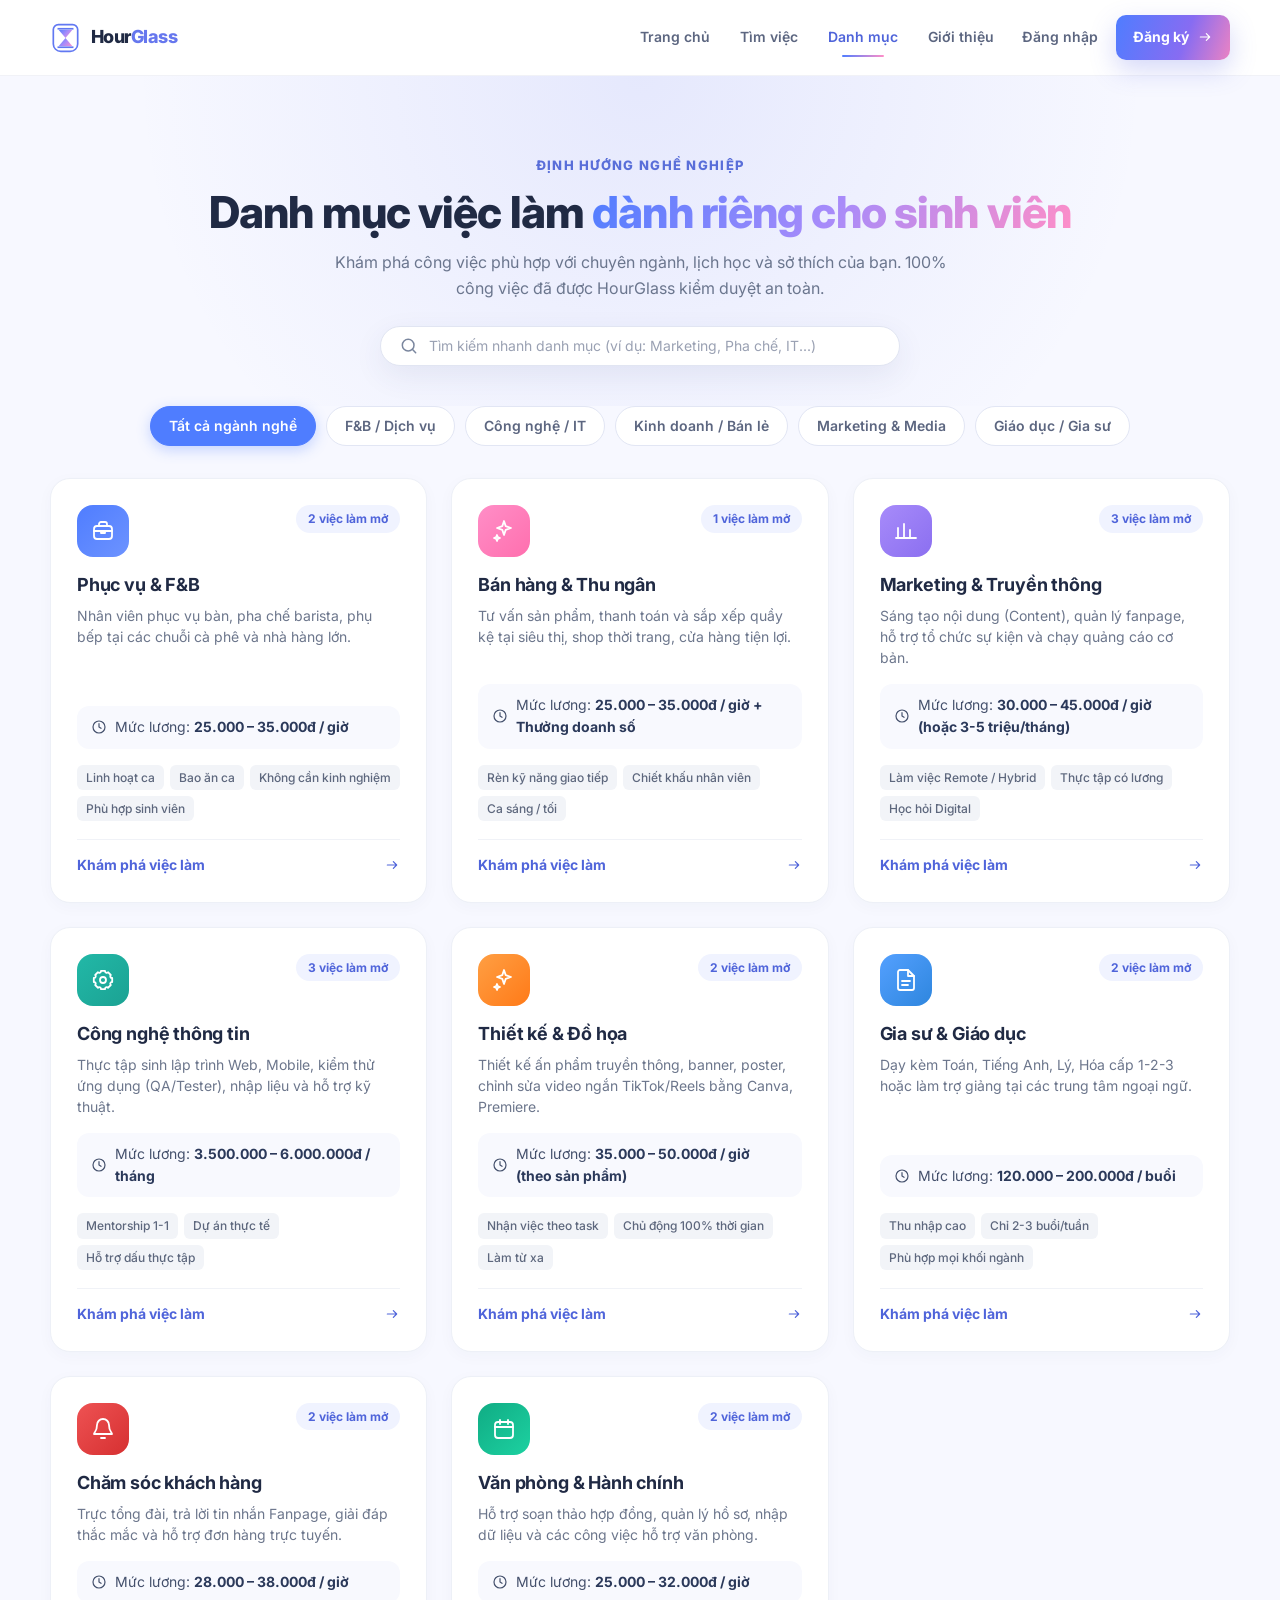
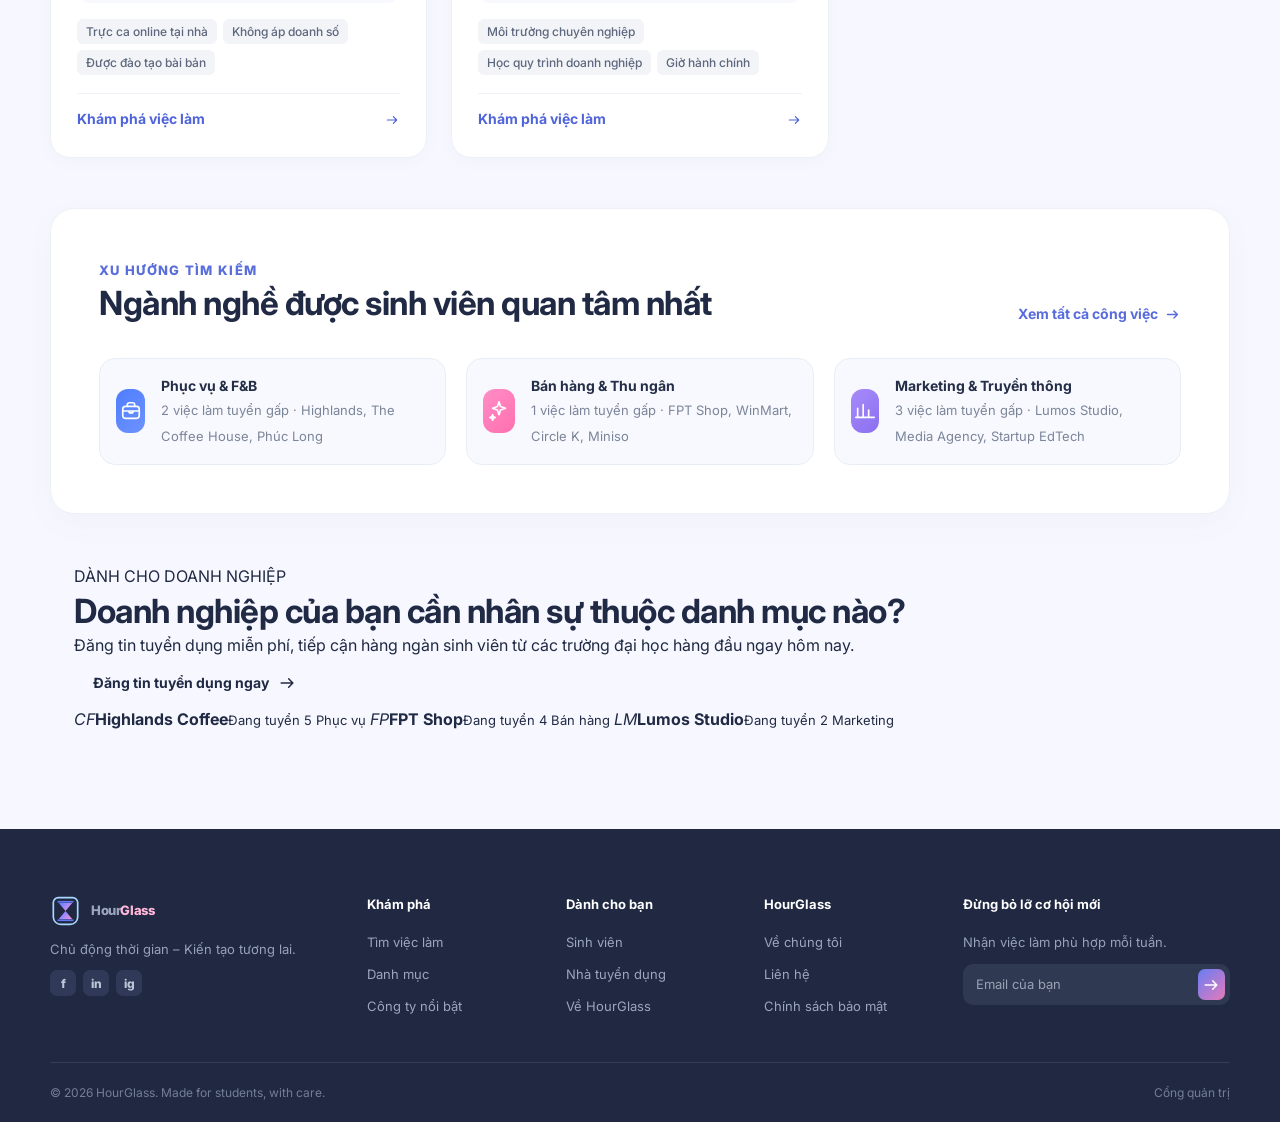
<file: categories.html>
<!doctype html>
<html lang="vi">
<head>
<meta charset="UTF-8">
<meta name="viewport" content="width=device-width, initial-scale=1.0">
<title>Danh mục việc làm – HourGlass</title>
<meta name="description" content="Khám phá các danh mục công việc làm thêm, part-time và thực tập dành cho sinh viên trên HourGlass.">
<link rel="icon" href="assets/favicon.png">
<link rel="preconnect" href="https://fonts.googleapis.com"><link rel="preconnect" href="https://fonts.gstatic.com" crossorigin><link href="https://fonts.googleapis.com/css2?family=Inter:wght@400;500;600;700;800&display=swap" rel="stylesheet">
<link rel="stylesheet" href="css/base.css"><link rel="stylesheet" href="css/layout.css"><link rel="stylesheet" href="css/components.css"><link rel="stylesheet" href="css/categories.css">
</head>
<body>
<script src="js/icons.js"></script>
<header class="site-header"><div class="container header-inner">
<div><a class="logo" href="index.html"><span class="logo-mark"><span></span><i></i></span><span>Hour<span>Glass</span></span></a></div>
<nav>
  <a href="index.html">Trang chủ</a>
  <a href="jobs.html">Tìm việc</a>
  <a href="categories.html" class="active">Danh mục</a>
  <a href="about.html">Giới thiệu</a>
  <a class="nav-auth" href="auth.html?mode=signin">Đăng nhập</a>
  <a class="nav-auth" href="auth.html?mode=signup">Đăng ký</a>
</nav>
<div class="header-actions" id="header-actions">
  <a class="text-btn" href="auth.html?mode=signin">Đăng nhập</a>
  <a class="primary-btn small" href="auth.html?mode=signup">Đăng ký <svg class="icon" width="16" height="16" aria-hidden="true"><use href="#i-arrow"/></svg></a>
</div>
<button class="mobile-menu" id="menu-toggle" aria-label="Menu"><svg class="icon" width="20" height="20" aria-hidden="true"><use href="#i-menu"/></svg></button>
</div></header>

<main class="page-bg">
<section class="categories-hero">
  <div class="container">
    <span class="kicker">ĐỊNH HƯỚNG NGHỀ NGHIỆP</span>
    <h1>Danh mục việc làm <em>dành riêng cho sinh viên</em></h1>
    <p>Khám phá công việc phù hợp với chuyên ngành, lịch học và sở thích của bạn. 100% công việc đã được HourGlass kiểm duyệt an toàn.</p>
    <div class="cat-search-bar">
      <svg class="icon" width="20" height="20" aria-hidden="true"><use href="#i-search"/></svg>
      <input id="cat-search-input" placeholder="Tìm kiếm nhanh danh mục (ví dụ: Marketing, Pha chế, IT...)" autocomplete="off">
    </div>
  </div>
</section>

<section class="container categories-layout">
  <div class="cat-filter-tabs" id="cat-tabs">
    <button class="cat-tab-btn active" data-filter="all">Tất cả ngành nghề</button>
    <button class="cat-tab-btn" data-filter="fb">F&amp;B / Dịch vụ</button>
    <button class="cat-tab-btn" data-filter="tech">Công nghệ / IT</button>
    <button class="cat-tab-btn" data-filter="biz">Kinh doanh / Bán lẻ</button>
    <button class="cat-tab-btn" data-filter="media">Marketing &amp; Media</button>
    <button class="cat-tab-btn" data-filter="edu">Giáo dục / Gia sư</button>
  </div>

  <div class="category-full-grid" id="category-grid">
    <!-- Rendered via JS -->
  </div>

  <section class="hot-cats-section">
    <div class="section-head">
      <div>
        <span class="kicker">XU HƯỚNG TÌM KIẾM</span>
        <h2>Ngành nghề được sinh viên quan tâm nhất</h2>
      </div>
      <a class="link-btn" href="jobs.html">Xem tất cả công việc <svg class="icon" width="17" height="17" aria-hidden="true"><use href="#i-arrow"/></svg></a>
    </div>
    <div class="hot-cats-grid" id="hot-cats-grid">
      <!-- Hot categories cards -->
    </div>
  </section>

  <section class="employer-cta" style="margin-top: 50px;">
    <div class="container employer-inner">
      <div>
        <span class="cta-pill">DÀNH CHO DOANH NGHIỆP</span>
        <h2>Doanh nghiệp của bạn cần nhân sự thuộc danh mục nào?</h2>
        <p>Đăng tin tuyển dụng miễn phí, tiếp cận hàng ngàn sinh viên từ các trường đại học hàng đầu ngay hôm nay.</p>
        <a class="white-btn" href="employer.html">Đăng tin tuyển dụng ngay <svg class="icon" width="20" height="20" aria-hidden="true"><use href="#i-arrow"/></svg></a>
      </div>
      <div class="cta-visual">
        <span class="talent-card t1"><i>CF</i><b>Highlands Coffee</b><small>Đang tuyển 5 Phục vụ</small></span>
        <span class="talent-card t2"><i>FP</i><b>FPT Shop</b><small>Đang tuyển 4 Bán hàng</small></span>
        <span class="talent-card t3"><i>LM</i><b>Lumos Studio</b><small>Đang tuyển 2 Marketing</small></span>
      </div>
    </div>
  </section>
</section>
</main>

<footer>
<div class="container footer-grid">
<div><a class="logo logo-inverse" href="index.html"><span class="logo-mark"><span></span><i></i></span><span>Hour<span>Glass</span></span></a><p>Chủ động thời gian – Kiến tạo tương lai.</p><div class="socials"><span>f</span><span>in</span><span>ig</span></div></div>
<div><strong>Khám phá</strong><a href="jobs.html">Tìm việc làm</a><a href="categories.html">Danh mục</a><a href="jobs.html">Công ty nổi bật</a></div>
<div><strong>Dành cho bạn</strong><a href="student.html">Sinh viên</a><a href="employer.html">Nhà tuyển dụng</a><a href="about.html">Về HourGlass</a></div>
<div><strong>HourGlass</strong><a href="about.html">Về chúng tôi</a><a href="about.html#contact">Liên hệ</a><a href="about.html#policy">Chính sách bảo mật</a></div>
<div class="newsletter"><strong>Đừng bỏ lỡ cơ hội mới</strong><p>Nhận việc làm phù hợp mỗi tuần.</p><label><input placeholder="Email của bạn"><button><svg class="icon" width="20" height="20" aria-hidden="true"><use href="#i-arrow"/></svg></button></label></div>
</div>
<div class="container footer-bottom"><span>© 2026 HourGlass. Made for students, with care.</span><a href="admin.html">Cổng quản trị</a></div>
</footer>

<script src="js/mock-data.js"></script>
<script src="js/main.js"></script>
<script src="js/adapter.js"></script>
<script src="js/modal.js"></script>
<script>
(function() {
  'use strict';
  var allJobs = window.HG_JOBS || [];

  var CATEGORIES_DATA = [
    {
      id: 1,
      name: "Phục vụ & F&B",
      filterName: "Phục vụ",
      group: "fb",
      icon: "briefcase",
      badgeClass: "cat-badge-0",
      description: "Nhân viên phục vụ bàn, pha chế barista, phụ bếp tại các chuỗi cà phê và nhà hàng lớn.",
      salary: "25.000 – 35.000đ / giờ",
      tags: ["Linh hoạt ca", "Bao ăn ca", "Không cần kinh nghiệm", "Phù hợp sinh viên"],
      companies: "Highlands, The Coffee House, Phúc Long"
    },
    {
      id: 2,
      name: "Bán hàng & Thu ngân",
      filterName: "Bán hàng",
      group: "biz",
      icon: "sparkle",
      badgeClass: "cat-badge-1",
      description: "Tư vấn sản phẩm, thanh toán và sắp xếp quầy kệ tại siêu thị, shop thời trang, cửa hàng tiện lợi.",
      salary: "25.000 – 35.000đ / giờ + Thưởng doanh số",
      tags: ["Rèn kỹ năng giao tiếp", "Chiết khấu nhân viên", "Ca sáng / tối"],
      companies: "FPT Shop, WinMart, Circle K, Miniso"
    },
    {
      id: 3,
      name: "Marketing & Truyền thông",
      filterName: "Marketing",
      group: "media",
      icon: "chart",
      badgeClass: "cat-badge-2",
      description: "Sáng tạo nội dung (Content), quản lý fanpage, hỗ trợ tổ chức sự kiện và chạy quảng cáo cơ bản.",
      salary: "30.000 – 45.000đ / giờ (hoặc 3-5 triệu/tháng)",
      tags: ["Làm việc Remote / Hybrid", "Thực tập có lương", "Học hỏi Digital"],
      companies: "Lumos Studio, Media Agency, Startup EdTech"
    },
    {
      id: 4,
      name: "Công nghệ thông tin",
      filterName: "Công nghệ thông tin",
      group: "tech",
      icon: "settings",
      badgeClass: "cat-badge-3",
      description: "Thực tập sinh lập trình Web, Mobile, kiểm thử ứng dụng (QA/Tester), nhập liệu và hỗ trợ kỹ thuật.",
      salary: "3.500.000 – 6.000.000đ / tháng",
      tags: ["Mentorship 1-1", "Dự án thực tế", "Hỗ trợ dấu thực tập"],
      companies: "FPT Software, VNPAY, Viettel Digital"
    },
    {
      id: 5,
      name: "Thiết kế & Đồ họa",
      filterName: "Thiết kế",
      group: "media",
      icon: "sparkle",
      badgeClass: "cat-badge-4",
      description: "Thiết kế ấn phẩm truyền thông, banner, poster, chỉnh sửa video ngắn TikTok/Reels bằng Canva, Premiere.",
      salary: "35.000 – 50.000đ / giờ (theo sản phẩm)",
      tags: ["Nhận việc theo task", "Chủ động 100% thời gian", "Làm từ xa"],
      companies: "Creative Lab, Chuỗi thương hiệu thời trang"
    },
    {
      id: 6,
      name: "Gia sư & Giáo dục",
      filterName: "Gia sư",
      group: "edu",
      icon: "file",
      badgeClass: "cat-badge-5",
      description: "Dạy kèm Toán, Tiếng Anh, Lý, Hóa cấp 1-2-3 hoặc làm trợ giảng tại các trung tâm ngoại ngữ.",
      salary: "120.000 – 200.000đ / buổi",
      tags: ["Thu nhập cao", "Chỉ 2-3 buổi/tuần", "Phù hợp mọi khối ngành"],
      companies: "Hệ thống gia sư uy tín, Trung tâm Anh ngữ ILA"
    },
    {
      id: 7,
      name: "Chăm sóc khách hàng",
      filterName: "CSKH",
      group: "biz",
      icon: "bell",
      badgeClass: "cat-badge-6",
      description: "Trực tổng đài, trả lời tin nhắn Fanpage, giải đáp thắc mắc và hỗ trợ đơn hàng trực tuyến.",
      salary: "28.000 – 38.000đ / giờ",
      tags: ["Trực ca online tại nhà", "Không áp doanh số", "Được đào tạo bài bản"],
      companies: "Shopee, Lazada, Tiki Partner"
    },
    {
      id: 8,
      name: "Văn phòng & Hành chính",
      filterName: "Văn phòng",
      group: "biz",
      icon: "calendar",
      badgeClass: "cat-badge-7",
      description: "Hỗ trợ soạn thảo hợp đồng, quản lý hồ sơ, nhập dữ liệu và các công việc hỗ trợ văn phòng.",
      salary: "25.000 – 32.000đ / giờ",
      tags: ["Môi trường chuyên nghiệp", "Học quy trình doanh nghiệp", "Giờ hành chính"],
      companies: "Các tập đoàn & Văn phòng luật"
    }
  ];

  var grid = document.getElementById('category-grid');
  var searchInput = document.getElementById('cat-search-input');
  var tabs = document.querySelectorAll('.cat-tab-btn');
  var activeGroup = 'all';

  function countJobs(cat) {
    var count = allJobs.filter(function(j) {
      return j.tags[0] === cat.filterName ||
        (cat.filterName === 'Phục vụ' && j.tags[0] === 'Phục vụ') ||
        (cat.filterName === 'Bán hàng' && j.tags[0] === 'Bán hàng') ||
        (cat.filterName === 'Marketing' && j.tags[0] === 'Marketing') ||
        (cat.filterName === 'Công nghệ thông tin' && j.tags[0] === 'Công nghệ thông tin') ||
        (j.title + ' ' + j.desc).toLowerCase().indexOf(cat.filterName.toLowerCase()) !== -1;
    }).length;
    return count > 0 ? count : (cat.id <= 4 ? 3 : 2);
  }

  function renderGrid() {
    var query = (searchInput.value || '').trim().toLowerCase();
    var filtered = CATEGORIES_DATA.filter(function(c) {
      var matchGroup = activeGroup === 'all' || c.group === activeGroup;
      var matchQuery = !query || c.name.toLowerCase().indexOf(query) !== -1 ||
        c.description.toLowerCase().indexOf(query) !== -1 ||
        c.tags.some(function(t) { return t.toLowerCase().indexOf(query) !== -1; });
      return matchGroup && matchQuery;
    });

    if (!filtered.length) {
      grid.innerHTML = '<div style="grid-column: 1/-1; text-align: center; padding: 40px; background: #fff; border-radius: 16px;">' +
        HG.icon('search', 32) +
        '<h3 style="margin: 12px 0 6px;">Không tìm thấy danh mục phù hợp</h3>' +
        '<p style="color: #889;">Hãy thử tìm với từ khóa khác như "Marketing", "F&B", "Lập trình"...</p>' +
        '</div>';
      return;
    }

    grid.innerHTML = filtered.map(function(c) {
      var n = countJobs(c);
      var tagsHtml = c.tags.map(function(t) { return '<span class="cat-tag">' + HG.esc(t) + '</span>'; }).join('');
      var linkTarget = 'jobs.html?cat=' + encodeURIComponent(c.filterName);

      return '<a class="cat-card-rich" href="' + linkTarget + '">' +
        '<div class="cat-card-header">' +
          '<span class="cat-icon-badge ' + c.badgeClass + '">' + HG.icon(c.icon, 24) + '</span>' +
          '<span class="cat-count-pill">' + n + ' việc làm mở</span>' +
        '</div>' +
        '<h3>' + HG.esc(c.name) + '</h3>' +
        '<p>' + HG.esc(c.description) + '</p>' +
        '<div class="cat-salary-row">' +
          HG.icon('clock', 16) +
          '<span>Mức lương: <strong>' + HG.esc(c.salary) + '</strong></span>' +
        '</div>' +
        '<div class="cat-tags-row">' + tagsHtml + '</div>' +
        '<div class="cat-card-footer">' +
          '<span>Khám phá việc làm</span>' +
          '<svg class="icon" width="16" height="16" aria-hidden="true"><use href="#i-arrow"/></svg>' +
        '</div>' +
      '</a>';
    }).join('');
  }

  function renderHotCats() {
    var hotSec = document.getElementById('hot-cats-grid');
    if (!hotSec) return;
    var top3 = CATEGORIES_DATA.slice(0, 3);
    hotSec.innerHTML = top3.map(function(c) {
      return '<a class="hot-cat-item" href="jobs.html?cat=' + encodeURIComponent(c.filterName) + '">' +
        '<span class="' + c.badgeClass + '">' + HG.icon(c.icon, 22) + '</span>' +
        '<div>' +
          '<strong>' + HG.esc(c.name) + '</strong>' +
          '<small>' + countJobs(c) + ' việc làm tuyển gấp · ' + HG.esc(c.companies) + '</small>' +
        '</div>' +
      '</a>';
    }).join('');
  }

  searchInput.addEventListener('input', renderGrid);

  tabs.forEach(function(btn) {
    btn.addEventListener('click', function() {
      tabs.forEach(function(b) { b.classList.remove('active'); });
      btn.classList.add('active');
      activeGroup = btn.dataset.filter;
      renderGrid();
    });
  });

  renderGrid();
  renderHotCats();
})();
</script>
</body>
</html>
</file>
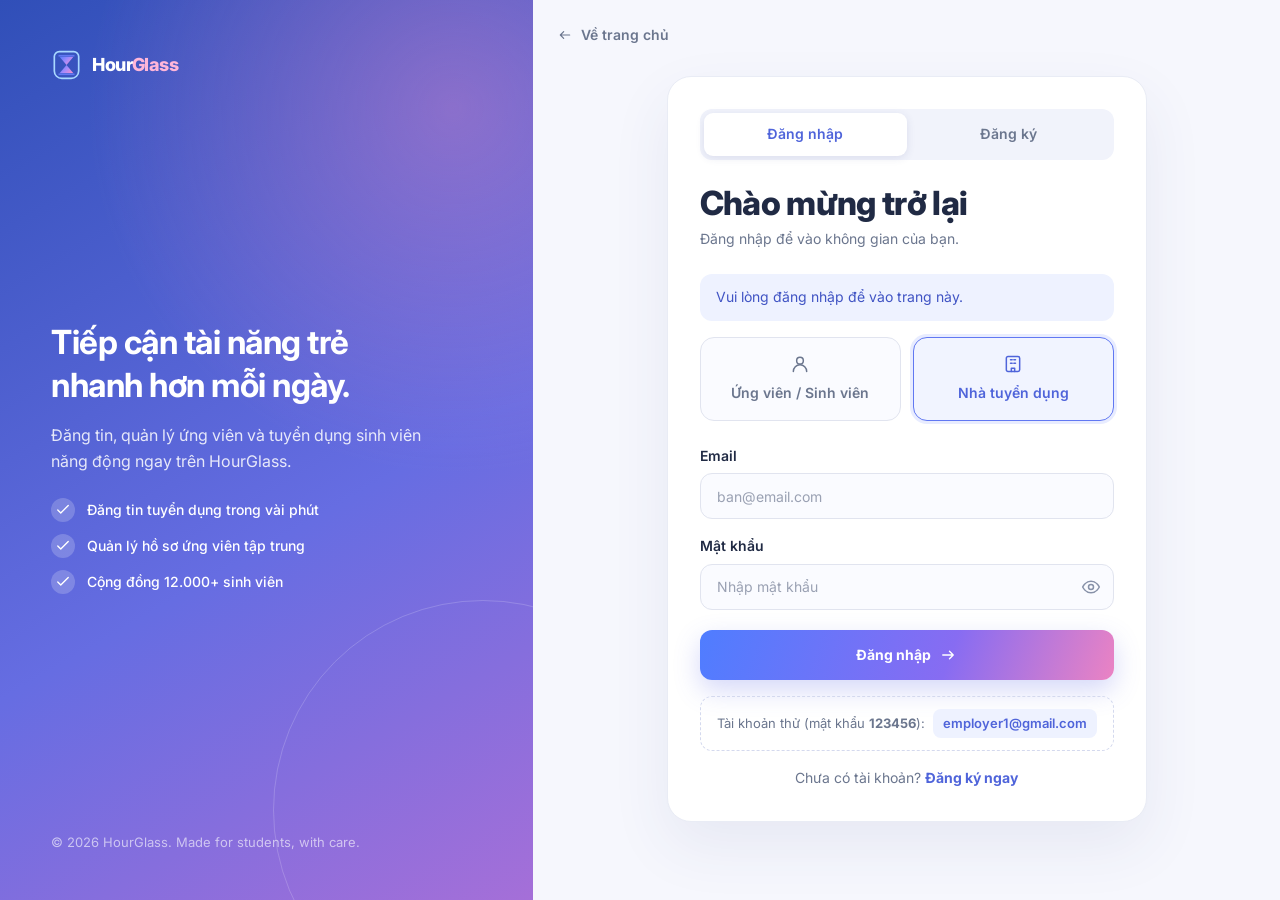
<file: employer.html>
<!doctype html>
<html lang="vi">
<head>
<meta charset="UTF-8">
<meta name="viewport" content="width=device-width, initial-scale=1.0">
<title>Trung tâm tuyển dụng – HourGlass</title>
<meta name="description" content="HourGlass - nền tảng việc làm dành riêng cho sinh viên.">
<link rel="icon" href="assets/favicon.png">
<link rel="preconnect" href="https://fonts.googleapis.com"><link rel="preconnect" href="https://fonts.gstatic.com" crossorigin><link href="https://fonts.googleapis.com/css2?family=Inter:wght@400;500;600;700;800&display=swap" rel="stylesheet">
<link rel="stylesheet" href="css/base.css"><link rel="stylesheet" href="css/layout.css"><link rel="stylesheet" href="css/components.css"><link rel="stylesheet" href="css/dashboard.css">
</head>
<body data-role="employer">
<script src="js/icons.js"></script>
<div class="dashboard">
<aside class="dash-sidebar" id="dash-sidebar">
<div><a class="logo" href="index.html"><span class="logo-mark"><span></span><i></i></span><span>Hour<span>Glass</span></span></a></div>
<div class="role-label">TRUNG TÂM TUYỂN DỤNG</div>
<nav><button data-tab="0" class=active><svg class="icon" width="20" height="20" aria-hidden="true"><use href="#i-home"/></svg><span>Tổng quan</span></button><button data-tab="1"><svg class="icon" width="20" height="20" aria-hidden="true"><use href="#i-briefcase"/></svg><span>Hồ sơ công ty</span></button><button data-tab="2"><svg class="icon" width="20" height="20" aria-hidden="true"><use href="#i-file"/></svg><span>Quản lý tin tuyển dụng</span></button><button data-tab="3"><svg class="icon" width="20" height="20" aria-hidden="true"><use href="#i-plus"/></svg><span>Đăng tin tuyển dụng</span></button><button data-tab="4"><svg class="icon" width="20" height="20" aria-hidden="true"><use href="#i-users"/></svg><span>Quản lý ứng viên</span></button><button data-tab="5"><svg class="icon" width="20" height="20" aria-hidden="true"><use href="#i-settings"/></svg><span>Cài đặt tài khoản</span></button></nav>
<div class="sidebar-help"><span><svg class="icon" width="20" height="20" aria-hidden="true"><use href="#i-sparkle"/></svg></span><strong>Cần hỗ trợ?</strong><small>Đội ngũ HourGlass luôn sẵn sàng.</small><button type="button" onclick="location.href='about.html#contact'">Liên hệ ngay</button></div>
</aside>
<div class="dash-backdrop" id="dash-backdrop" hidden></div>
<div class="dash-main">
<header class="dash-header">
<div><button class="dash-menu" id="dash-menu" type="button" aria-label="Mở menu" aria-controls="dash-sidebar"><svg class="icon" width="20" height="20" aria-hidden="true"><use href="#i-menu"/></svg></button><span class="mobile-brand"><a class="logo" href="index.html"><span class="logo-mark"><span></span><i></i></span><span>Hour<span>Glass</span></span></a></span><button class="dash-search"><svg class="icon" width="20" height="20" aria-hidden="true"><use href="#i-search"/></svg><span>Tìm kiếm nhanh...</span></button></div>
<div><button class="notify"><svg class="icon" width="20" height="20" aria-hidden="true"><use href="#i-bell"/></svg><i></i></button><span class="dash-avatar"></span><span class="user-name"><strong></strong><small>Nhà tuyển dụng</small></span></div>
</header>
<main class="dash-content">
  <!-- TAB 0: TỔNG QUAN -->
  <div class="dash-view" data-view="0">
    <div class="dash-welcome">
      <div>
        <span>TỔNG QUAN TUYỂN DỤNG</span>
        <h1>Chào <span data-company></span>!</h1>
        <p>Các tin của bạn đang hoạt động hiệu quả. Tiếp tục kết nối với tài năng trẻ nhé.</p>
      </div>
      <button class="primary-btn" data-goto-tab="3"><svg class="icon" width="20" height="20" aria-hidden="true"><use href="#i-plus"/></svg> Đăng tin mới</button>
    </div>

    <div class="stats-grid four">
      <div class="stat-card" style="cursor: pointer;" data-goto-tab="2">
        <span class="stat-icon" style="color:#4F7DFF;background:#4F7DFF16"><svg class="icon" width="20" height="20" aria-hidden="true"><use href="#i-file"/></svg></span>
        <div><small>Tin tuyển dụng</small><strong data-stat="jobs">0</strong><em></em></div>
      </div>
      <div class="stat-card" style="cursor: pointer;" data-goto-tab="4">
        <span class="stat-icon" style="color:#FF8EC7;background:#FF8EC716"><svg class="icon" width="20" height="20" aria-hidden="true"><use href="#i-users"/></svg></span>
        <div><small>Tổng ứng viên</small><strong data-stat="applicants">0</strong><em></em></div>
      </div>
      <div class="stat-card" style="cursor: pointer;" data-goto-tab="2">
        <span class="stat-icon" style="color:#A78BFA;background:#A78BFA16"><svg class="icon" width="20" height="20" aria-hidden="true"><use href="#i-sparkle"/></svg></span>
        <div><small>Tin hoạt động</small><strong data-stat="active">0</strong><em></em></div>
      </div>
      <div class="stat-card" style="cursor: pointer;" data-goto-tab="4">
        <span class="stat-icon" style="color:#22B8A7;background:#22B8A716"><svg class="icon" width="20" height="20" aria-hidden="true"><use href="#i-bell"/></svg></span>
        <div><small>Đơn mới</small><strong data-stat="new">0</strong><em></em></div>
      </div>
    </div>

    <div class="dash-grid employer-grid">
      <section class="panel">
        <div class="panel-title">
          <h3>Hiệu quả tuyển dụng</h3>
          <button type="button">30 ngày qua <svg class="icon" width="15" height="15" aria-hidden="true"><use href="#i-arrow"/></svg></button>
        </div>
        <div class="line-chart">
          <div class="chart-y"><span>200</span><span>150</span><span>100</span><span>50</span><span>0</span></div>
          <svg viewBox="0 0 500 170" preserveAspectRatio="none">
            <defs>
              <linearGradient id="area" x1="0" y1="0" x2="0" y2="1">
                <stop stop-color="#5B7CFA" stop-opacity=".28" />
                <stop offset="1" stop-color="#5B7CFA" stop-opacity="0" />
              </linearGradient>
            </defs>
            <path d="M0 140 C60 128 73 82 135 95 S216 120 275 62 S361 76 410 34 S472 46 500 18 V170 H0Z" fill="url(#area)" />
            <path d="M0 140 C60 128 73 82 135 95 S216 120 275 62 S361 76 410 34 S472 46 500 18" fill="none" stroke="#4F7DFF" stroke-width="4" />
          </svg>
          <div class="chart-x"><span>T1</span><span>T2</span><span>T3</span><span>T4</span><span>T5</span><span>T6</span></div>
        </div>
      </section>

      <section class="panel" id="employer-cands">
        <div class="panel-title">
          <h3>Ứng viên mới</h3>
          <button data-goto-tab="4" type="button">Xem tất cả <svg class="icon" width="15" height="15" aria-hidden="true"><use href="#i-arrow"/></svg></button>
        </div>
      </section>
    </div>

    <section class="panel">
      <div class="panel-title">
        <h3>Tin tuyển dụng của bạn</h3>
        <button data-goto-tab="2" type="button">Quản lý tin <svg class="icon" width="15" height="15" aria-hidden="true"><use href="#i-arrow"/></svg></button>
      </div>
      <div class="manage-table">
        <div class="table-head">
          <span>Vị trí tuyển dụng</span>
          <span>Ứng viên</span>
          <span>Lượt xem</span>
          <span>Trạng thái</span>
          <span>Hạn nộp</span>
        </div>
        <div id="employer-rows"></div>
      </div>
    </section>
  </div>

  <!-- TAB 1: HỒ SƠ DOANH NGHIỆP -->
  <div class="dash-view" data-view="1" hidden>
    <div class="dash-welcome">
      <div>
        <span>THÔNG TIN THƯƠNG HIỆU</span>
        <h1>Hồ sơ doanh nghiệp</h1>
        <p>Giới thiệu thông tin công ty để xây dựng niềm tin với ứng viên sinh viên.</p>
      </div>
    </div>

    <div class="profile-card-top">
      <span class="profile-avatar-big" id="emp-avatar" style="border-radius: 18px;">C</span>
      <div class="profile-details-top">
        <h2 id="emp-display-name">Tên Công Ty</h2>
        <p id="emp-display-sub">Lĩnh vực hoạt động · Trụ sở chính</p>
        <div class="profile-badge-row">
          <span class="prof-badge"><svg class="icon" width="14" height="14"><use href="#i-shield"/></svg> Doanh nghiệp đã xác thực</span>
          <span class="prof-badge" style="background: #e8f8f2; color: #1fb39f;">Đối tác HourGlass Trusted</span>
        </div>
      </div>
    </div>

    <form class="panel post-form" id="employer-profile-form">
      <div class="form-section">
        <h3>Thông tin pháp nhân &amp; Liên hệ</h3>
        <div class="profile-form-grid">
          <div class="profile-field field-full">
            <label for="emp-company-name">Tên công ty / Chuỗi cửa hàng</label>
            <input id="emp-company-name" required>
          </div>
          <div class="profile-field">
            <label for="emp-rep-name">Người đại diện tuyển dụng</label>
            <input id="emp-rep-name" required>
          </div>
          <div class="profile-field">
            <label for="emp-industry">Lĩnh vực / Ngành nghề</label>
            <input id="emp-industry" placeholder="Ví dụ: Dịch vụ ăn uống (F&B), Bán lẻ...">
          </div>
          <div class="profile-field">
            <label for="emp-phone">Số điện thoại liên hệ</label>
            <input id="emp-phone" required>
          </div>
          <div class="profile-field">
            <label for="emp-email">Email doanh nghiệp</label>
            <input id="emp-email" type="email" required>
          </div>
          <div class="profile-field field-full">
            <label for="emp-address">Địa chỉ trụ sở / Chi nhánh tuyển dụng</label>
            <input id="emp-address" required placeholder="Số nhà, đường, quận/huyện, tỉnh/thành phố">
          </div>
        </div>
      </div>

      <div class="form-section">
        <h3>Giới thiệu về doanh nghiệp</h3>
        <div class="profile-form-grid">
          <div class="profile-field field-full">
            <label for="emp-desc">Mô tả công ty &amp; Môi trường làm việc</label>
            <textarea id="emp-desc" rows="4" placeholder="Giới thiệu quy mô, văn hóa làm việc và các chế độ đãi ngộ dành cho sinh viên..."></textarea>
          </div>
        </div>
      </div>

      <div class="form-actions">
        <button type="submit" class="primary-btn">Lưu thông tin công ty <svg class="icon" width="18" height="18"><use href="#i-check"/></svg></button>
      </div>
    </form>
  </div>

  <!-- TAB 2: QUẢN LÝ TIN TUYỂN DỤNG -->
  <div class="dash-view" data-view="2" hidden>
    <div class="dash-welcome">
      <div>
        <span>DANH SÁCH TIN ĐĂNG</span>
        <h1>Quản lý tin tuyển dụng</h1>
        <p>Theo dõi, chỉnh sửa hoặc tạm dừng các bài đăng tuyển của doanh nghiệp.</p>
      </div>
      <button class="primary-btn" data-goto-tab="3"><svg class="icon" width="20" height="20"><use href="#i-plus"/></svg> Đăng tin mới</button>
    </div>

    <div class="dash-filter-bar">
      <div class="dash-pills" id="emp-job-filter-tabs">
        <button class="dash-pill active" data-job-filter="all">Tất cả</button>
        <button class="dash-pill" data-job-filter="approved">Đang hoạt động</button>
        <button class="dash-pill" data-job-filter="pending">Chờ kiểm duyệt</button>
        <button class="dash-pill" data-job-filter="rejected">Bị từ chối</button>
      </div>
      <input class="dash-search-input" id="emp-job-search" placeholder="Tìm theo tên vị trí tuyển dụng...">
    </div>

    <div class="panel">
      <div class="manage-table">
        <div class="table-head">
          <span>Vị trí tuyển dụng</span>
          <span>Hình thức / Ngành</span>
          <span>Mức lương</span>
          <span>Ứng viên</span>
          <span>Trạng thái</span>
          <span>Thao tác</span>
        </div>
        <div id="employer-full-jobs-list"></div>
      </div>
    </div>
  </div>

  <!-- TAB 3: ĐĂNG TIN TUYỂN DỤNG -->
  <div class="dash-view" data-view="3" hidden>
    <div>
      <div class="dash-welcome">
        <div>
          <span>TẠO CƠ HỘI MỚI</span>
          <h1>Đăng tin tuyển dụng</h1>
          <p>Điền thông tin chi tiết để tiếp cận đúng ứng viên sinh viên tiềm năng.</p>
        </div>
      </div>

      <div class="success-state" id="post-success" hidden>
        <span><svg class="icon" width="36" height="36" aria-hidden="true"><use href="#i-check"/></svg></span>
        <h2>Đăng tin thành công!</h2>
        <p>Tin tuyển dụng của bạn đã được ghi nhận và đang chờ quản trị viên kiểm duyệt.</p>
        <div style="margin-top: 20px; display: flex; justify-content: center; gap: 12px;">
          <button class="primary-btn" data-goto-tab="2" type="button">Quản lý danh sách tin</button>
          <button class="secondary-btn" id="post-another-btn" type="button">Đăng thêm tin khác</button>
        </div>
      </div>

      <form class="panel post-form" id="post-form">
        <div class="form-section">
          <h3>Thông tin cơ bản</h3>
          <div class="form-grid">
            <label class="full-field">Tên công việc
              <input required placeholder="Ví dụ: Trợ lý Marketing Part-time hoặc Nhân viên pha chế">
            </label>
            <label>Danh mục
              <select></select>
            </label>
            <label>Hình thức làm việc
              <select></select>
            </label>
            <label class="full-field">Mô tả công việc
              <textarea rows="5" required placeholder="Mô tả trách nhiệm và công việc hàng ngày..."></textarea>
            </label>
            <label class="full-field">Yêu cầu ứng viên
              <textarea rows="4" required placeholder="Kỹ năng, tinh thần trách nhiệm và phẩm chất cần có..."></textarea>
            </label>
          </div>
        </div>

        <div class="form-section">
          <h3>Chế độ &amp; thời gian</h3>
          <div class="form-grid">
            <label>Mức lương (theo giờ hoặc tháng)
              <input placeholder="Ví dụ: 30–40K/giờ hoặc 4–5 triệu/tháng">
            </label>
            <label>Địa điểm làm việc
              <input placeholder="Quận/Huyện, Tỉnh/Thành phố">
            </label>
            <label>Thời gian làm việc / Ca làm
              <input placeholder="Ví dụ: Ca linh hoạt, Thứ 2–6, 17:00–22:00">
            </label>
            <label>Hạn ứng tuyển
              <input type="date">
            </label>
          </div>
        </div>

        <div class="form-actions">
          <button type="button" class="secondary-btn" data-goto-tab="2">Hủy bỏ</button>
          <button class="primary-btn" type="submit">Đăng tuyển ngay <svg class="icon" width="20" height="20" aria-hidden="true"><use href="#i-arrow"/></svg></button>
        </div>
      </form>
    </div>
  </div>

  <!-- TAB 4: QUẢN LÝ ỨNG VIÊN -->
  <div class="dash-view" data-view="4" hidden>
    <div class="dash-welcome">
      <div>
        <span>DANH SÁCH ỨNG TUYỂN</span>
        <h1>Quản lý ứng viên</h1>
        <p>Xem xét hồ sơ, đặt lịch phỏng vấn và gửi thông báo kết quả cho ứng viên.</p>
      </div>
    </div>

    <div class="dash-filter-bar">
      <div class="dash-pills" id="cand-filter-tabs">
        <button class="dash-pill active" data-cand-filter="all">Tất cả</button>
        <button class="dash-pill" data-cand-filter="submitted">Mới nộp</button>
        <button class="dash-pill" data-cand-filter="reviewing">Đang xem xét</button>
        <button class="dash-pill" data-cand-filter="interview">Đã mời PV</button>
        <button class="dash-pill" data-cand-filter="accepted">Đã trúng tuyển</button>
        <button class="dash-pill" data-cand-filter="rejected">Đã từ chối</button>
      </div>
    </div>

    <div id="employer-candidates-full"></div>
  </div>

  <!-- TAB 5: CÀI ĐẶT TÀI KHOẢN -->
  <div class="dash-view" data-view="5" hidden>
    <div class="dash-welcome">
      <div>
        <span>BẢO MẬT DOANH NGHIỆP</span>
        <h1>Cài đặt tài khoản tuyển dụng</h1>
        <p>Quản lý mật khẩu và tùy chọn thông báo ứng viên.</p>
      </div>
    </div>

    <div class="profile-form-grid">
      <form class="panel" id="emp-pw-form" style="display: flex; flex-direction: column; gap: 16px;">
        <h3 style="font-size: var(--fs-h4); margin-bottom: 6px;">Đổi mật khẩu tài khoản</h3>
        <div class="profile-field">
          <label>Mật khẩu hiện tại</label>
          <input type="password" required placeholder="Nhập mật khẩu hiện tại" value="123456">
        </div>
        <div class="profile-field">
          <label>Mật khẩu mới</label>
          <input type="password" required placeholder="Tối thiểu 6 ký tự">
        </div>
        <div class="profile-field">
          <label>Xác nhận mật khẩu mới</label>
          <input type="password" required placeholder="Nhập lại mật khẩu mới">
        </div>
        <button type="submit" class="primary-btn" style="align-self: flex-start; margin-top: 8px;">Cập nhật mật khẩu</button>
      </form>

      <form class="panel" id="emp-pref-form" style="display: flex; flex-direction: column; gap: 16px;">
        <h3 style="font-size: var(--fs-h4); margin-bottom: 6px;">Cài đặt thông báo &amp; Tuyển dụng</h3>
        <label style="display: flex; align-items: center; gap: 10px; font-size: var(--fs-body-sm); cursor: pointer;">
          <input type="checkbox" checked style="accent-color: #4f7dff; width: 18px; height: 18px;">
          <span>Gửi email tức thì khi có ứng viên mới nộp hồ sơ</span>
        </label>
        <label style="display: flex; align-items: center; gap: 10px; font-size: var(--fs-body-sm); cursor: pointer;">
          <input type="checkbox" checked style="accent-color: #4f7dff; width: 18px; height: 18px;">
          <span>Nhận báo cáo tổng hợp hiệu quả tin tuyển dụng hàng tuần</span>
        </label>
        <label style="display: flex; align-items: center; gap: 10px; font-size: var(--fs-body-sm); cursor: pointer;">
          <input type="checkbox" checked style="accent-color: #4f7dff; width: 18px; height: 18px;">
          <span>Tự động gửi email xác nhận đã nhận hồ sơ cho ứng viên</span>
        </label>
        <button type="submit" class="secondary-btn" style="align-self: flex-start; margin-top: 8px;">Lưu tùy chọn</button>
      </form>
    </div>
  </div>

  <div id="dash-placeholder" hidden></div>
</main>
</div></div>
<script src="js/mock-data.js"></script><script src="js/main.js"></script><script src="js/adapter.js"></script><script src="js/modal.js"></script><script src="js/dashboard.js"></script>
</body>
</html>
</file>
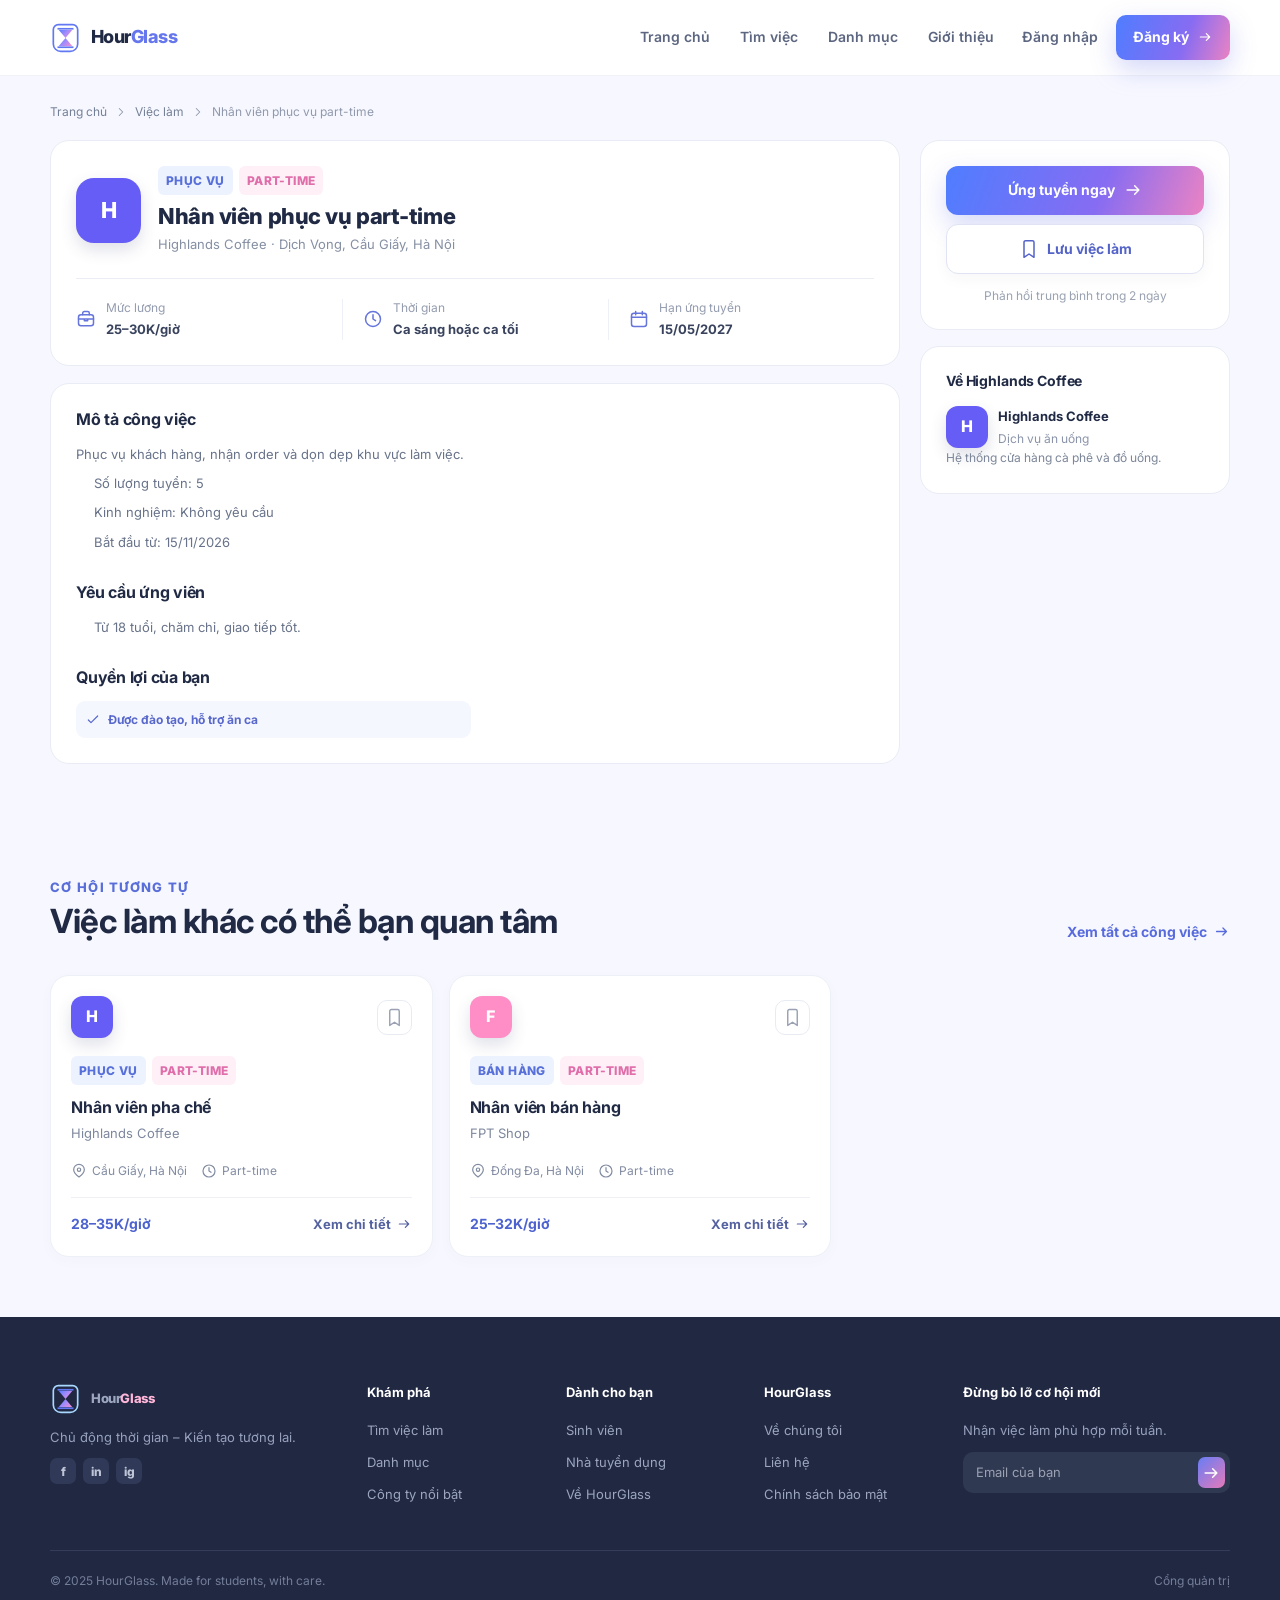
<file: job-detail.html>
<!doctype html>
<html lang="vi">
<head>
<meta charset="UTF-8">
<meta name="viewport" content="width=device-width, initial-scale=1.0">
<title>Chi tiết việc làm – HourGlass</title>
<meta name="description" content="HourGlass - nền tảng việc làm dành riêng cho sinh viên.">
<link rel="icon" href="assets/favicon.png">
<link rel="preconnect" href="https://fonts.googleapis.com"><link rel="preconnect" href="https://fonts.gstatic.com" crossorigin><link href="https://fonts.googleapis.com/css2?family=Inter:wght@400;500;600;700;800&display=swap" rel="stylesheet">
<link rel="stylesheet" href="css/base.css"><link rel="stylesheet" href="css/layout.css"><link rel="stylesheet" href="css/components.css"><link rel="stylesheet" href="css/detail.css">
</head>
<body>
<script src="js/icons.js"></script>
<header class="site-header"><div class="container header-inner">
<div><a class="logo" href="index.html"><span class="logo-mark"><span></span><i></i></span><span>Hour<span>Glass</span></span></a></div>
<nav><a href="index.html">Trang chủ</a><a href="jobs.html">Tìm việc</a><a href="categories.html">Danh mục</a><a href="about.html">Giới thiệu</a><a class="nav-auth" href="auth.html?mode=signin">Đăng nhập</a><a class="nav-auth" href="auth.html?mode=signup">Đăng ký</a></nav>
<div class="header-actions" id="header-actions"><a class="text-btn" href="auth.html?mode=signin">Đăng nhập</a><a class="primary-btn small" href="auth.html?mode=signup">Đăng ký <svg class="icon" width="16" height="16" aria-hidden="true"><use href="#i-arrow"/></svg></a></div>
<button class="mobile-menu" id="menu-toggle" aria-label="Menu"><svg class="icon" width="20" height="20" aria-hidden="true"><use href="#i-menu"/></svg></button>
</div></header>
<main class="page-bg detail-page">
<div class="container breadcrumbs"><a href="index.html">Trang chủ</a><svg class="icon" width="14" height="14" aria-hidden="true"><use href="#i-chevron"/></svg><a href="jobs.html">Việc làm</a><svg class="icon" width="14" height="14" aria-hidden="true"><use href="#i-chevron"/></svg><span id="d-crumb"></span></div>
<div class="container detail-grid">
<div>
<section class="detail-card detail-head">
<div class="detail-company"><span class="company-logo big" id="d-logo"></span>
<div><div class="job-tags" id="d-tags"></div><h1 id="d-title"></h1><p id="d-sub"></p></div></div>
<div class="detail-facts">
<span><svg class="icon" width="20" height="20" aria-hidden="true"><use href="#i-briefcase"/></svg><div><small>Mức lương</small><strong id="d-salary"></strong></div></span>
<span><svg class="icon" width="20" height="20" aria-hidden="true"><use href="#i-clock"/></svg><div><small>Thời gian</small><strong id="d-time"></strong></div></span>
<span><svg class="icon" width="20" height="20" aria-hidden="true"><use href="#i-calendar"/></svg><div><small>Hạn ứng tuyển</small><strong id="d-deadline"></strong></div></span>
</div></section>
<section class="detail-card content-card">
<h2>Mô tả công việc</h2><p id="d-desc"></p><ul id="d-extra"></ul>
<h2>Yêu cầu ứng viên</h2><ul id="d-reqs"></ul>
<h2>Quyền lợi của bạn</h2><div class="perk-grid" id="d-perks"></div>
</section></div>
<aside>
<section class="detail-card action-card">
<button class="primary-btn full" data-modal="apply">Ứng tuyển ngay <svg class="icon" width="20" height="20" aria-hidden="true"><use href="#i-arrow"/></svg></button>
<button class="secondary-btn full" id="detail-save" type="button"><svg class="icon" width="20" height="20" aria-hidden="true"><use href="#i-bookmark"/></svg> <span id="detail-save-label">Lưu việc làm</span></button>
<small>Phản hồi trung bình trong 2 ngày</small></section>
<section class="detail-card company-card"><h3 id="d-company-h"></h3>
<div><span class="company-logo" id="d-company-logo"></span><div><strong id="d-company-name"></strong><small id="d-company-industry"></small></div></div>
<p id="d-company-desc"></p></section>
</aside></div>

<section class="container" style="padding-top: 40px; padding-bottom: 60px;">
  <div class="section-head">
    <div>
      <span class="kicker">CƠ HỘI TƯƠNG TỰ</span>
      <h2>Việc làm khác có thể bạn quan tâm</h2>
    </div>
    <a class="link-btn" href="jobs.html">Xem tất cả công việc <svg class="icon" width="17" height="17" aria-hidden="true"><use href="#i-arrow"/></svg></a>
  </div>
  <div class="job-grid" id="related-jobs"></div>
</section>

</main>
<footer>
<div class="container footer-grid">
<div><a class="logo logo-inverse" href="index.html"><span class="logo-mark"><span></span><i></i></span><span>Hour<span>Glass</span></span></a><p>Chủ động thời gian – Kiến tạo tương lai.</p><div class="socials"><span>f</span><span>in</span><span>ig</span></div></div>
<div><strong>Khám phá</strong><a href="jobs.html">Tìm việc làm</a><a href="categories.html">Danh mục</a><a href="jobs.html">Công ty nổi bật</a></div>
<div><strong>Dành cho bạn</strong><a href="student.html">Sinh viên</a><a href="employer.html">Nhà tuyển dụng</a><a href="about.html">Về HourGlass</a></div>
<div><strong>HourGlass</strong><a href="about.html">Về chúng tôi</a><a href="about.html#contact">Liên hệ</a><a href="about.html#contact">Chính sách bảo mật</a></div>
<div class="newsletter"><strong>Đừng bỏ lỡ cơ hội mới</strong><p>Nhận việc làm phù hợp mỗi tuần.</p><label><input placeholder="Email của bạn"><button><svg class="icon" width="20" height="20" aria-hidden="true"><use href="#i-arrow"/></svg></button></label></div>
</div>
<div class="container footer-bottom"><span>© 2025 HourGlass. Made for students, with care.</span><a href="admin.html">Cổng quản trị</a></div>
</footer>
<script src="js/mock-data.js"></script><script src="js/main.js"></script><script src="js/adapter.js"></script><script src="js/modal.js"></script><script src="js/detail.js"></script>
</body>
</html>
</file>
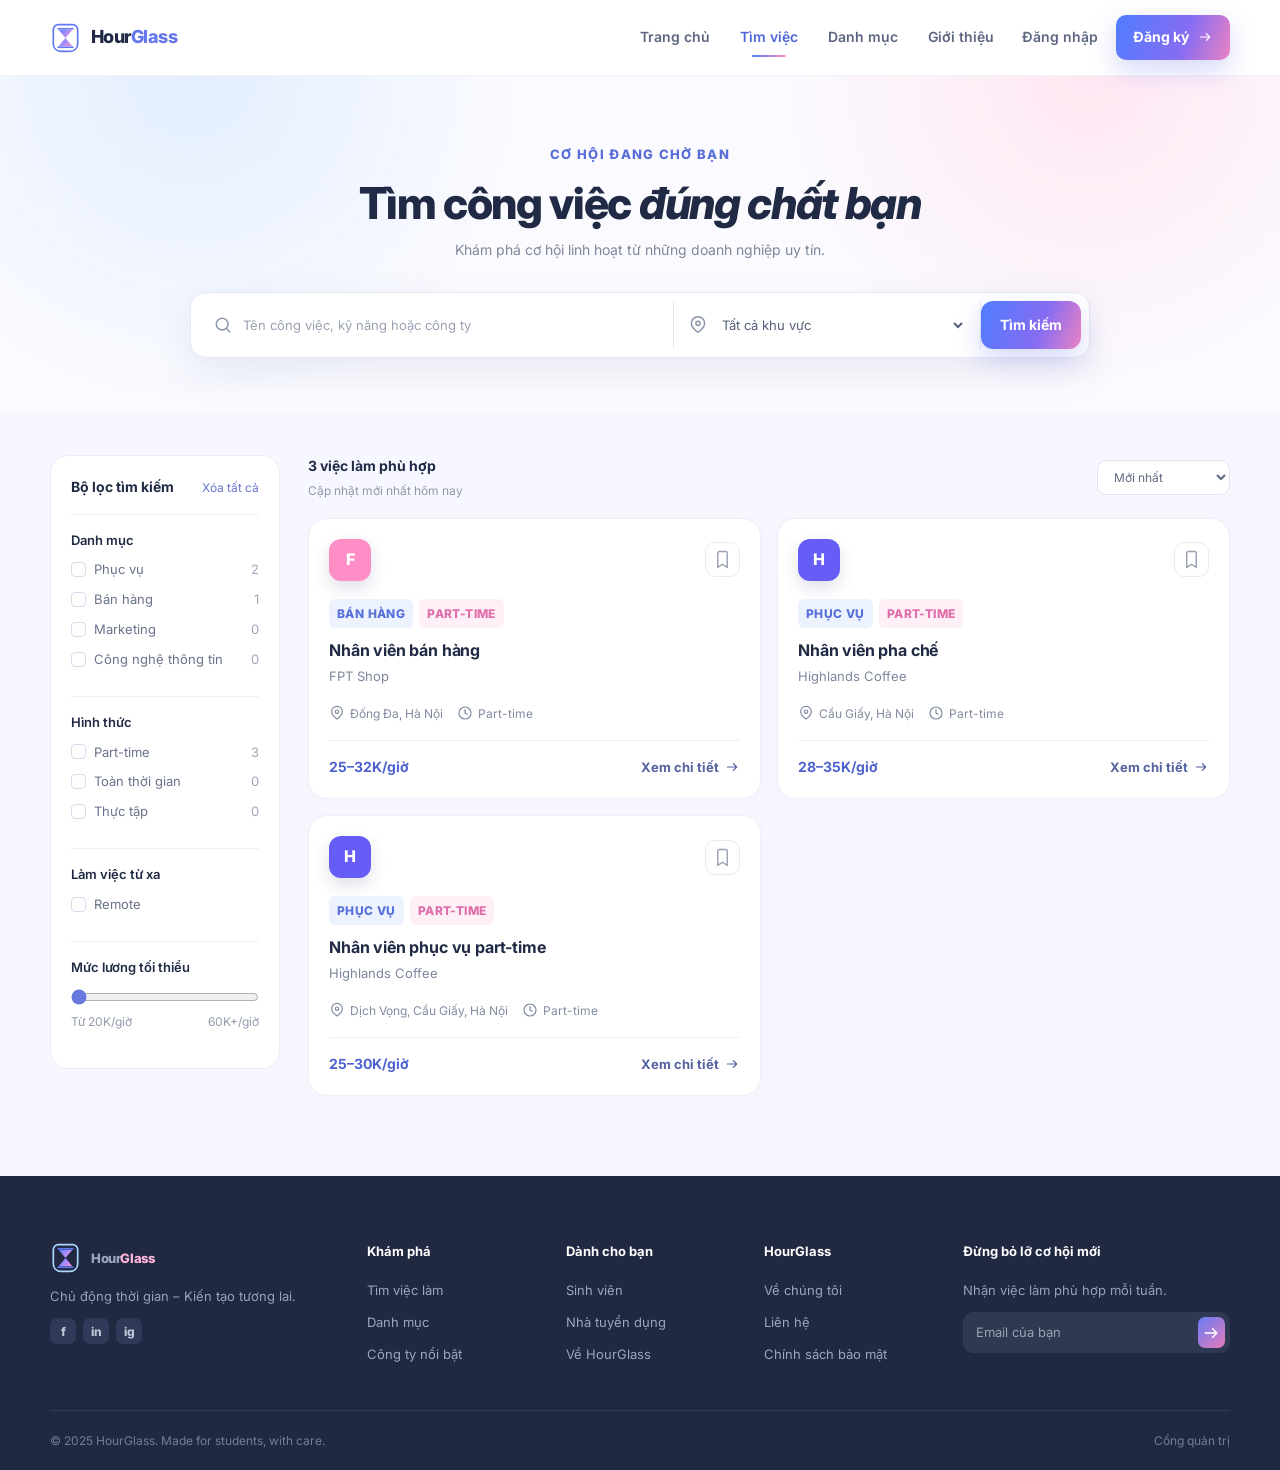
<file: jobs.html>
<!doctype html>
<html lang="vi">
<head>
<meta charset="UTF-8">
<meta name="viewport" content="width=device-width, initial-scale=1.0">
<title>Tìm việc làm – HourGlass</title>
<meta name="description" content="HourGlass - nền tảng việc làm dành riêng cho sinh viên.">
<link rel="icon" href="assets/favicon.png">
<link rel="preconnect" href="https://fonts.googleapis.com"><link rel="preconnect" href="https://fonts.gstatic.com" crossorigin><link href="https://fonts.googleapis.com/css2?family=Inter:wght@400;500;600;700;800&display=swap" rel="stylesheet">
<link rel="stylesheet" href="css/base.css"><link rel="stylesheet" href="css/layout.css"><link rel="stylesheet" href="css/components.css"><link rel="stylesheet" href="css/jobs.css">
</head>
<body>
<script src="js/icons.js"></script>
<header class="site-header"><div class="container header-inner">
<div><a class="logo" href="index.html"><span class="logo-mark"><span></span><i></i></span><span>Hour<span>Glass</span></span></a></div>
<nav><a href="index.html">Trang chủ</a><a href="jobs.html" class=active>Tìm việc</a><a href="categories.html">Danh mục</a><a href="about.html">Giới thiệu</a><a class="nav-auth" href="auth.html?mode=signin">Đăng nhập</a><a class="nav-auth" href="auth.html?mode=signup">Đăng ký</a></nav>
<div class="header-actions" id="header-actions"><a class="text-btn" href="auth.html?mode=signin">Đăng nhập</a><a class="primary-btn small" href="auth.html?mode=signup">Đăng ký <svg class="icon" width="16" height="16" aria-hidden="true"><use href="#i-arrow"/></svg></a></div>
<button class="mobile-menu" id="menu-toggle" aria-label="Menu"><svg class="icon" width="20" height="20" aria-hidden="true"><use href="#i-menu"/></svg></button>
</div></header>
<main class="page-bg">
<section class="jobs-hero"><div class="container">
<span class="kicker">CƠ HỘI ĐANG CHỜ BẠN</span>
<h1>Tìm công việc <em>đúng chất bạn</em></h1>
<p>Khám phá cơ hội linh hoạt từ những doanh nghiệp uy tín.</p>
<div class="wide-search">
<label><svg class="icon" width="20" height="20" aria-hidden="true"><use href="#i-search"/></svg><input id="term" placeholder="Tên công việc, kỹ năng hoặc công ty"></label>
<label><svg class="icon" width="20" height="20" aria-hidden="true"><use href="#i-pin"/></svg><select id="area"><option value="">Tất cả khu vực</option><option value="TP. Hồ Chí Minh">TP. Hồ Chí Minh</option><option value="Hà Nội">Hà Nội</option><option value="Remote">Remote</option></select></label>
<button class="primary-btn" id="search-btn" type="button">Tìm kiếm</button>
</div></div></section>
<section class="container jobs-layout">
<aside class="filters" id="filters-sidebar">
<div class="filter-title">
  <strong>Bộ lọc tìm kiếm</strong>
  <div style="display:flex; align-items:center; gap:8px;">
    <button id="clear-filters" type="button">Xóa tất cả</button>
    <button class="filter-close-btn" id="filter-close" type="button" aria-label="Đóng">&times;</button>
  </div>
</div>
<div class="filter-group"><h4>Danh mục</h4><label class="check-row"><input type="checkbox" data-filter="cat" value="Phục vụ"><span></span> Phục vụ<small data-count></small></label><label class="check-row"><input type="checkbox" data-filter="cat" value="Bán hàng"><span></span> Bán hàng<small data-count></small></label><label class="check-row"><input type="checkbox" data-filter="cat" value="Marketing"><span></span> Marketing<small data-count></small></label><label class="check-row"><input type="checkbox" data-filter="cat" value="Công nghệ thông tin"><span></span> Công nghệ thông tin<small data-count></small></label></div>
<div class="filter-group"><h4>Hình thức</h4><label class="check-row"><input type="checkbox" data-filter="type" value="Part-time"><span></span> Part-time<small data-count></small></label><label class="check-row"><input type="checkbox" data-filter="type" value="Toàn thời gian"><span></span> Toàn thời gian<small data-count></small></label><label class="check-row"><input type="checkbox" data-filter="type" value="Thực tập"><span></span> Thực tập<small data-count></small></label></div>
<div class="filter-group"><h4>Làm việc từ xa</h4><label class="check-row"><input type="checkbox" id="remote"><span></span> Remote</label></div>
<div class="filter-group"><h4>Mức lương tối thiểu</h4><input type="range" id="salary-range" min="20" max="60" value="20" step="5"><div class="range-label"><span id="salary-val">Từ 20K/giờ</span><span>60K+/giờ</span></div></div>
</aside>
<div class="filters-backdrop" id="filters-backdrop" hidden></div>
<div class="results">
<div class="results-head"><div><strong id="result-count"></strong><span>Cập nhật mới nhất hôm nay</span></div>
<button class="filter-mobile" id="open-filter-mobile" type="button"><svg class="icon" width="20" height="20" aria-hidden="true"><use href="#i-filter"/></svg> Bộ lọc</button>
<select id="sort-select"><option value="newest">Mới nhất</option><option value="salary">Lương cao nhất</option><option value="title">Theo tên A-Z</option></select></div>
<div class="job-list-grid" id="job-list"></div>
<div class="empty-state" id="empty-state" hidden><span><svg class="icon" width="30" height="30" aria-hidden="true"><use href="#i-search"/></svg></span><h3>Chưa tìm thấy công việc phù hợp</h3><p>Hãy thử một từ khóa hoặc bộ lọc khác nhé.</p></div>
<button class="load-more" id="load-more" type="button">Xem thêm công việc <svg class="icon" width="17" height="17" aria-hidden="true"><use href="#i-arrow"/></svg></button>
</div></section>
</main>
<footer>
<div class="container footer-grid">
<div><a class="logo logo-inverse" href="index.html"><span class="logo-mark"><span></span><i></i></span><span>Hour<span>Glass</span></span></a><p>Chủ động thời gian – Kiến tạo tương lai.</p><div class="socials"><span>f</span><span>in</span><span>ig</span></div></div>
<div><strong>Khám phá</strong><a href="jobs.html">Tìm việc làm</a><a href="categories.html">Danh mục</a><a href="jobs.html">Công ty nổi bật</a></div>
<div><strong>Dành cho bạn</strong><a href="student.html">Sinh viên</a><a href="employer.html">Nhà tuyển dụng</a><a href="about.html">Về HourGlass</a></div>
<div><strong>HourGlass</strong><a href="about.html">Về chúng tôi</a><a href="about.html#contact">Liên hệ</a><a href="about.html#contact">Chính sách bảo mật</a></div>
<div class="newsletter"><strong>Đừng bỏ lỡ cơ hội mới</strong><p>Nhận việc làm phù hợp mỗi tuần.</p><label><input placeholder="Email của bạn"><button><svg class="icon" width="20" height="20" aria-hidden="true"><use href="#i-arrow"/></svg></button></label></div>
</div>
<div class="container footer-bottom"><span>© 2025 HourGlass. Made for students, with care.</span><a href="admin.html">Cổng quản trị</a></div>
</footer>
<script src="js/mock-data.js"></script><script src="js/main.js"></script><script src="js/adapter.js"></script><script src="js/modal.js"></script><script src="js/jobs.js"></script>
</body>
</html>
</file>
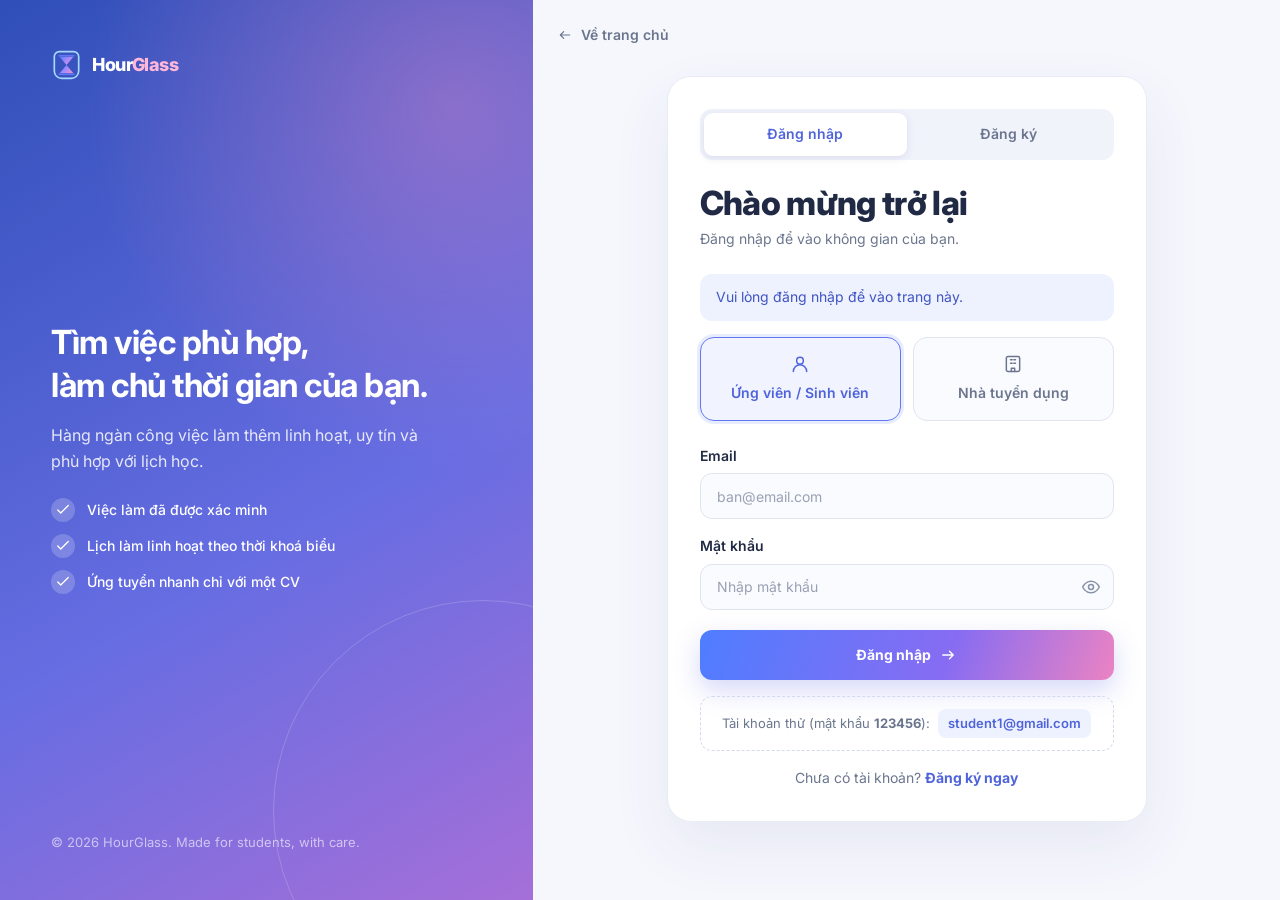
<file: student.html>
<!doctype html>
<html lang="vi">
<head>
<meta charset="UTF-8">
<meta name="viewport" content="width=device-width, initial-scale=1.0">
<title>Không gian sinh viên – HourGlass</title>
<meta name="description" content="HourGlass - nền tảng việc làm dành riêng cho sinh viên.">
<link rel="icon" href="assets/favicon.png">
<link rel="preconnect" href="https://fonts.googleapis.com"><link rel="preconnect" href="https://fonts.gstatic.com" crossorigin><link href="https://fonts.googleapis.com/css2?family=Inter:wght@400;500;600;700;800&display=swap" rel="stylesheet">
<link rel="stylesheet" href="css/base.css"><link rel="stylesheet" href="css/layout.css"><link rel="stylesheet" href="css/components.css"><link rel="stylesheet" href="css/dashboard.css">
</head>
<body data-role="student">
<script src="js/icons.js"></script>
<div class="dashboard">
<aside class="dash-sidebar" id="dash-sidebar">
<div><a class="logo" href="index.html"><span class="logo-mark"><span></span><i></i></span><span>Hour<span>Glass</span></span></a></div>
<div class="role-label">KHÔNG GIAN SINH VIÊN</div>
<nav><button data-tab="0" class=active><svg class="icon" width="20" height="20" aria-hidden="true"><use href="#i-home"/></svg><span>Tổng quan</span></button><button data-tab="1"><svg class="icon" width="20" height="20" aria-hidden="true"><use href="#i-file"/></svg><span>Hồ sơ cá nhân</span></button><button data-tab="2"><svg class="icon" width="20" height="20" aria-hidden="true"><use href="#i-file"/></svg><span>CV của tôi</span></button><button data-tab="3"><svg class="icon" width="20" height="20" aria-hidden="true"><use href="#i-bookmark"/></svg><span>Việc làm yêu thích</span></button><button data-tab="4"><svg class="icon" width="20" height="20" aria-hidden="true"><use href="#i-briefcase"/></svg><span>Đơn ứng tuyển</span><b>3</b></button><button data-tab="5"><svg class="icon" width="20" height="20" aria-hidden="true"><use href="#i-calendar"/></svg><span>Lịch làm việc</span></button><button data-tab="6"><svg class="icon" width="20" height="20" aria-hidden="true"><use href="#i-settings"/></svg><span>Cài đặt tài khoản</span></button></nav>
<div class="sidebar-help"><span><svg class="icon" width="20" height="20" aria-hidden="true"><use href="#i-sparkle"/></svg></span><strong>Cần hỗ trợ?</strong><small>Đội ngũ HourGlass luôn sẵn sàng.</small><button type="button" onclick="location.href='about.html#contact'">Liên hệ ngay</button></div>
</aside>
<div class="dash-backdrop" id="dash-backdrop" hidden></div>
<div class="dash-main">
<header class="dash-header">
<div><button class="dash-menu" id="dash-menu" type="button" aria-label="Mở menu" aria-controls="dash-sidebar"><svg class="icon" width="20" height="20" aria-hidden="true"><use href="#i-menu"/></svg></button><span class="mobile-brand"><a class="logo" href="index.html"><span class="logo-mark"><span></span><i></i></span><span>Hour<span>Glass</span></span></a></span><button class="dash-search"><svg class="icon" width="20" height="20" aria-hidden="true"><use href="#i-search"/></svg><span>Tìm kiếm nhanh...</span></button></div>
<div><button class="notify"><svg class="icon" width="20" height="20" aria-hidden="true"><use href="#i-bell"/></svg><i></i></button><span class="dash-avatar"></span><span class="user-name"><strong></strong><small>Sinh viên</small></span></div>
</header>
<main class="dash-content">
  <!-- TAB 0: TỔNG QUAN -->
  <div class="dash-view" data-view="0">
    <div class="dash-welcome">
      <div>
        <span><span id="today"></span></span>
        <h1>Xin chào, <span data-first-name></span>!</h1>
        <p>Hôm nay là một ngày tuyệt vời để tiến gần hơn tới mục tiêu của bạn.</p>
      </div>
      <button class="primary-btn" data-goto-tab="1"><svg class="icon" width="20" height="20" aria-hidden="true"><use href="#i-file"/></svg> Hoàn thiện hồ sơ</button>
    </div>

    <div class="stats-grid">
      <div class="stat-card" style="cursor: pointer;" data-goto-tab="4">
        <span class="stat-icon" style="color:#4F7DFF;background:#4F7DFF16"><svg class="icon" width="20" height="20" aria-hidden="true"><use href="#i-file"/></svg></span>
        <div><small>Đơn ứng tuyển</small><strong data-stat="apps">0</strong><em></em></div>
      </div>
      <div class="stat-card" style="cursor: pointer;" data-goto-tab="3">
        <span class="stat-icon" style="color:#FF8EC7;background:#FF8EC716"><svg class="icon" width="20" height="20" aria-hidden="true"><use href="#i-bookmark"/></svg></span>
        <div><small>Việc đã lưu</small><strong data-stat="saved">0</strong><em></em></div>
      </div>
      <div class="stat-card" style="cursor: pointer;" data-goto-tab="5">
        <span class="stat-icon" style="color:#A78BFA;background:#A78BFA16"><svg class="icon" width="20" height="20" aria-hidden="true"><use href="#i-calendar"/></svg></span>
        <div><small>Lịch phỏng vấn</small><strong data-stat="interviews">0</strong><em></em></div>
      </div>
    </div>

    <div class="dash-grid">
      <section class="panel application-panel" id="student-apps">
        <div class="panel-title">
          <h3>Đơn ứng tuyển gần đây</h3>
          <button data-goto-tab="4" type="button">Xem tất cả <svg class="icon" width="15" height="15" aria-hidden="true"><use href="#i-arrow"/></svg></button>
        </div>
      </section>

      <section class="panel week-panel" id="student-week">
        <div class="panel-title">
          <h3>Lịch tuần này</h3>
          <button data-goto-tab="5" type="button">Chi tiết <svg class="icon" width="15" height="15" aria-hidden="true"><use href="#i-arrow"/></svg></button>
        </div>
        <div class="week-days" id="week-days"></div>
      </section>
    </div>

    <section class="panel recommended">
      <div class="panel-title">
        <h3>Gợi ý dành riêng cho bạn</h3>
        <button type="button" onclick="location.href='jobs.html'">Khám phá thêm <svg class="icon" width="15" height="15" aria-hidden="true"><use href="#i-arrow"/></svg></button>
      </div>
      <div class="mini-job-row" id="recommended"></div>
    </section>
  </div>

  <!-- TAB 1: HỒ SƠ CÁ NHÂN -->
  <div class="dash-view" data-view="1" hidden>
    <div class="dash-welcome">
      <div>
        <span>HỒ SƠ CỦA BẠN</span>
        <h1>Hồ sơ sinh viên</h1>
        <p>Thông tin đầy đủ giúp nhà tuyển dụng dễ dàng đánh giá sự phù hợp của bạn.</p>
      </div>
    </div>

    <div class="profile-card-top">
      <span class="profile-avatar-big" id="prof-avatar">NA</span>
      <div class="profile-details-top">
        <h2 id="prof-display-name">Nguyễn Văn An</h2>
        <p id="prof-display-sub">Sinh viên năm 2 · Đại học Công nghệ</p>
        <div class="profile-badge-row">
          <span class="prof-badge"><svg class="icon" width="14" height="14"><use href="#i-check"/></svg> Tài khoản đã kích hoạt</span>
          <span class="prof-badge" style="background: #fff0f7; color: #ff6fae;">Hồ sơ hoàn thiện 90%</span>
        </div>
      </div>
    </div>

    <form class="panel post-form" id="student-profile-form">
      <div class="form-section">
        <h3>Thông tin cá nhân cơ bản</h3>
        <div class="profile-form-grid">
          <div class="profile-field">
            <label for="prof-fullname">Họ và tên</label>
            <input id="prof-fullname" required>
          </div>
          <div class="profile-field">
            <label for="prof-email">Email liên hệ</label>
            <input id="prof-email" type="email" required>
          </div>
          <div class="profile-field">
            <label for="prof-phone">Số điện thoại</label>
            <input id="prof-phone" required>
          </div>
          <div class="profile-field">
            <label for="prof-dob">Ngày sinh</label>
            <input id="prof-dob" type="date">
          </div>
          <div class="profile-field field-full">
            <label for="prof-address">Địa chỉ hiện tại</label>
            <input id="prof-address" placeholder="Ví dụ: Bắc Từ Liêm, Hà Nội">
          </div>
        </div>
      </div>

      <div class="form-section">
        <h3>Học vấn &amp; Đào tạo</h3>
        <div class="profile-form-grid">
          <div class="profile-field">
            <label for="prof-uni">Trường đại học / Cao đẳng</label>
            <input id="prof-uni" placeholder="Ví dụ: Đại học Công nghệ, ĐHQGHN">
          </div>
          <div class="profile-field">
            <label for="prof-major">Chuyên ngành</label>
            <input id="prof-major" placeholder="Ví dụ: Công nghệ thông tin">
          </div>
          <div class="profile-field field-full">
            <label for="prof-bio">Giới thiệu ngắn bản thân</label>
            <textarea id="prof-bio" rows="3" placeholder="Chia sẻ đôi nét về tính cách, mục tiêu nghề nghiệp hoặc sở thích của bạn..."></textarea>
          </div>
        </div>
      </div>

      <div class="form-section">
        <h3>Kỹ năng &amp; Thế mạnh</h3>
        <div class="skills-container" id="student-skills-container"></div>
        <div class="add-skill-row">
          <input id="new-skill-input" placeholder="Thêm kỹ năng (ví dụ: Tiếng Anh, Pha chế, Canva...)">
          <button type="button" id="add-skill-btn">Thêm</button>
        </div>
      </div>

      <div class="form-actions">
        <button type="submit" class="primary-btn">Lưu thông tin hồ sơ <svg class="icon" width="18" height="18"><use href="#i-check"/></svg></button>
      </div>
    </form>
  </div>

  <!-- TAB 2: CV CỦA TÔI -->
  <div class="dash-view" data-view="2" hidden>
    <div class="dash-welcome">
      <div>
        <span>QUẢN LÝ TÀI LIỆU</span>
        <h1>CV ứng tuyển của tôi</h1>
        <p>Quản lý các bản CV dùng để ứng tuyển nhanh vào các vị trí mong muốn.</p>
      </div>
    </div>

    <div class="cv-section-grid">
      <div>
        <div class="panel-title" style="margin-bottom: 16px;">
          <h3>Danh sách CV đã tải lên</h3>
        </div>
        <div id="student-cv-list"></div>
      </div>

      <div>
        <div class="panel" style="margin-bottom: 20px;">
          <h3 style="font-size: var(--fs-body-sm); margin-bottom: 14px;">Tải lên CV mới</h3>
          <label class="upload-dropzone" for="cv-file-picker">
            <svg class="icon" width="36" height="36"><use href="#i-upload"/></svg>
            <strong>Nhấn để chọn file CV</strong>
            <small>Hỗ trợ file PDF, DOCX (tối đa 5MB)</small>
            <input type="file" id="cv-file-picker" accept=".pdf,.docx,.doc" style="display:none">
          </label>
        </div>

        <div class="panel" style="background: #f8faff;">
          <h3 style="font-size: var(--fs-body-sm); margin-bottom: 10px; color: #3d4a68;">Mẹo viết CV chuẩn sinh viên</h3>
          <ul style="font-size: var(--fs-xs); color: #69748b; line-height: 1.7; list-style: disc; padding-left: 18px;">
            <li>Nêu rõ khung giờ hoặc các buổi bạn có thể đi làm trong tuần.</li>
            <li>Tập trung vào các hoạt động ngoại khóa, CLB hoặc dự án môn học.</li>
            <li>Trình bày ngắn gọn trong 1 trang A4, định dạng file PDF để không lỗi font.</li>
          </ul>
        </div>
      </div>
    </div>
  </div>

  <!-- TAB 3: VIỆC LÀM YÊU THÍCH -->
  <div class="dash-view" data-view="3" hidden>
    <div class="dash-welcome">
      <div>
        <span>DANH SÁCH LƯU TRỮ</span>
        <h1>Việc làm yêu thích</h1>
        <p>Theo dõi và nộp hồ sơ vào các cơ hội bạn đã đánh dấu quan tâm.</p>
      </div>
      <button class="secondary-btn" onclick="location.href='jobs.html'">Khám phá thêm việc <svg class="icon" width="16" height="16"><use href="#i-arrow"/></svg></button>
    </div>

    <div id="saved-jobs-container"></div>
  </div>

  <!-- TAB 4: ĐƠN ỨNG TUYỂN -->
  <div class="dash-view" data-view="4" hidden>
    <div class="dash-welcome">
      <div>
        <span>THEO DÕI TIẾN ĐỘ</span>
        <h1>Đơn ứng tuyển của tôi</h1>
        <p>Cập nhật trạng thái phản hồi từ nhà tuyển dụng theo thời gian thực.</p>
      </div>
    </div>

    <div class="dash-filter-bar">
      <div class="dash-pills" id="app-filter-tabs">
        <button class="dash-pill active" data-app-filter="all">Tất cả</button>
        <button class="dash-pill" data-app-filter="submitted">Đã nộp</button>
        <button class="dash-pill" data-app-filter="reviewing">Đang xem xét</button>
        <button class="dash-pill" data-app-filter="interview">Mời phỏng vấn</button>
        <button class="dash-pill" data-app-filter="accepted">Đã nhận việc</button>
        <button class="dash-pill" data-app-filter="rejected">Từ chối</button>
      </div>
    </div>

    <div id="student-apps-full"></div>
  </div>

  <!-- TAB 5: LỊCH LÀM VIỆC & LỊCH RẢNH -->
  <div class="dash-view" data-view="5" hidden>
    <div class="dash-welcome">
      <div>
        <span>QUẢN LÝ THỜI GIAN</span>
        <h1>Lịch làm việc &amp; Lịch rảnh</h1>
        <p>Chủ động theo dõi ca làm, lịch phỏng vấn và đăng ký khung giờ rảnh trong tuần.</p>
      </div>
    </div>

    <div class="panel" style="margin-bottom: 24px;">
      <div class="panel-title">
        <h3>Lịch tuần hiện tại</h3>
      </div>
      <div class="calendar-grid-week" id="calendar-week-grid"></div>
    </div>

    <div class="panel">
      <div class="panel-title">
        <div>
          <h3>Đăng ký khung giờ rảnh trong tuần</h3>
          <p style="font-size: var(--fs-xs); color: #7a859b; margin-top: 4px;">Hệ thống sẽ ưu tiên gợi ý các công việc có ca làm trùng với khung giờ bạn đã chọn.</p>
        </div>
        <button class="primary-btn small" type="button" id="save-avail-btn"><svg class="icon" width="16" height="16"><use href="#i-check"/></svg> Lưu ca rảnh</button>
      </div>

      <div style="overflow-x: auto;">
        <table class="avail-table">
          <thead>
            <tr>
              <th>Ca làm việc</th>
              <th>Thứ 2</th>
              <th>Thứ 3</th>
              <th>Thứ 4</th>
              <th>Thứ 5</th>
              <th>Thứ 6</th>
              <th>Thứ 7</th>
              <th>Chủ Nhật</th>
            </tr>
          </thead>
          <tbody id="avail-tbody"></tbody>
        </table>
      </div>
    </div>
  </div>

  <!-- TAB 6: CÀI ĐẶT TÀI KHOẢN -->
  <div class="dash-view" data-view="6" hidden>
    <div class="dash-welcome">
      <div>
        <span>BẢO MẬT &amp; HỆ THỐNG</span>
        <h1>Cài đặt tài khoản</h1>
        <p>Quản lý mật khẩu đăng nhập và tùy chọn thông báo của bạn.</p>
      </div>
    </div>

    <div class="profile-form-grid">
      <form class="panel" id="pw-form" style="display: flex; flex-direction: column; gap: 16px;">
        <h3 style="font-size: var(--fs-h4); margin-bottom: 6px;">Đổi mật khẩu</h3>
        <div class="profile-field">
          <label>Mật khẩu hiện tại</label>
          <input type="password" required placeholder="Nhập mật khẩu hiện tại" value="123456">
        </div>
        <div class="profile-field">
          <label>Mật khẩu mới</label>
          <input type="password" required placeholder="Tối thiểu 6 ký tự">
        </div>
        <div class="profile-field">
          <label>Xác nhận mật khẩu mới</label>
          <input type="password" required placeholder="Nhập lại mật khẩu mới">
        </div>
        <button type="submit" class="primary-btn" style="align-self: flex-start; margin-top: 8px;">Cập nhật mật khẩu</button>
      </form>

      <form class="panel" id="pref-form" style="display: flex; flex-direction: column; gap: 16px;">
        <h3 style="font-size: var(--fs-h4); margin-bottom: 6px;">Tùy chọn thông báo</h3>
        <label style="display: flex; align-items: center; gap: 10px; font-size: var(--fs-body-sm); cursor: pointer;">
          <input type="checkbox" checked style="accent-color: #4f7dff; width: 18px; height: 18px;">
          <span>Nhận email khi có việc làm mới phù hợp với ca rảnh</span>
        </label>
        <label style="display: flex; align-items: center; gap: 10px; font-size: var(--fs-body-sm); cursor: pointer;">
          <input type="checkbox" checked style="accent-color: #4f7dff; width: 18px; height: 18px;">
          <span>Nhận thông báo khi nhà tuyển dụng xem hồ sơ của bạn</span>
        </label>
        <label style="display: flex; align-items: center; gap: 10px; font-size: var(--fs-body-sm); cursor: pointer;">
          <input type="checkbox" checked style="accent-color: #4f7dff; width: 18px; height: 18px;">
          <span>Nhắc nhở ca làm việc trước 2 tiếng</span>
        </label>
        <label style="display: flex; align-items: center; gap: 10px; font-size: var(--fs-body-sm); cursor: pointer;">
          <input type="checkbox" checked style="accent-color: #4f7dff; width: 18px; height: 18px;">
          <span>Cho phép nhà tuyển dụng tìm thấy hồ sơ của bạn</span>
        </label>
        <button type="submit" class="secondary-btn" style="align-self: flex-start; margin-top: 8px;">Lưu tùy chọn</button>
      </form>
    </div>
  </div>

  <div id="dash-placeholder" hidden></div>
</main>
</div></div>
<script src="js/mock-data.js"></script><script src="js/main.js"></script><script src="js/adapter.js"></script><script src="js/modal.js"></script><script src="js/dashboard.js"></script>
</body>
</html>
</file>
<file: css/base.css>
/* =========================================================
   base.css – Reset, biến thiết kế (design tokens), Typography, container
   Font duy nhất toàn hệ thống: Inter (nạp ở <head> mỗi trang)
   ========================================================= */

/* ---------- 1. Reset nhẹ ---------- */
*, ::before, ::after { box-sizing: border-box; margin: 0; padding: 0; border: 0 solid; }
html { -webkit-text-size-adjust: 100%; scroll-behavior: smooth; }
body { min-width: 320px; min-height: 100vh; background: #fff; }

/* ---------- 2. Design tokens ---------- */
:root {
  /* Font */
  --font-sans: "Inter", system-ui, -apple-system, "Segoe UI", Roboto, "Helvetica Neue", Arial, sans-serif;

  /* Màu */
  --color-ink: #202a44;
  --color-muted: #6b768e;
  --color-blue: #4f7dff;
  --color-pink: #ff8ec7;
  --color-lavender: #a78bfa;

  /* Cỡ chữ – thang chuẩn (co giãn nhẹ theo màn hình bằng clamp) */
  --fs-h1: clamp(2rem, 1.4rem + 2.2vw, 2.75rem);   /* 32 → 44px */
  --fs-h2: clamp(1.5rem, 1.2rem + 1.1vw, 2.125rem); /* 24 → 34px */
  --fs-h3: 1.375rem;   /* 22px */
  --fs-h4: 1.125rem;   /* 18px */
  --fs-body: 1rem;     /* 16px – chữ thân */
  --fs-body-sm: .875rem; /* 14px – chữ thân nhỏ, nút, input */
  --fs-sm: .8125rem;   /* 13px – chữ phụ */
  --fs-xs: .75rem;     /* 12px – nhãn, caption, badge (nhỏ nhất) */

  /* Độ đậm */
  --fw-regular: 400;
  --fw-medium: 500;
  --fw-semibold: 600;
  --fw-bold: 700;
  --fw-extrabold: 800;

  /* Khoảng cách dòng */
  --lh-tight: 1.2;    /* H1 */
  --lh-heading: 1.3;  /* H2–H4 */
  --lh-body: 1.6;     /* chữ thân */
  --lh-compact: 1.45; /* chữ nhỏ / UI */

  /* Khoảng trắng – thang 4px, dùng chung cho padding / margin / gap */
  --space-1: 4px;  --space-2: 8px;  --space-3: 12px; --space-4: 16px;
  --space-5: 24px; --space-6: 32px; --space-7: 48px; --space-8: 64px;
  --gutter: 24px;               /* lề ngang của container */
  --section-y: clamp(56px, 8vw, 96px); /* khoảng đệm dọc mỗi section */

  font-family: var(--font-sans);
  font-size: 16px;
  line-height: var(--lh-body);
  color: var(--color-ink);
  background: #f8f9ff;
  font-synthesis: none;
  text-rendering: optimizeLegibility;
  -webkit-font-smoothing: antialiased;
}
body { font-family: var(--font-sans); font-size: var(--fs-body); line-height: var(--lh-body); }

/* ---------- 3. Typography: tiêu đề & chữ thân ---------- */
h1, h2, h3, h4, h5, h6 { font-family: inherit; color: var(--color-ink); }
h1 { font-size: var(--fs-h1); font-weight: var(--fw-extrabold); line-height: var(--lh-tight); letter-spacing: -0.02em; }
h2 { font-size: var(--fs-h2); font-weight: var(--fw-bold); line-height: var(--lh-heading); letter-spacing: -0.015em; }
h3 { font-size: var(--fs-h3); font-weight: var(--fw-bold); line-height: var(--lh-heading); letter-spacing: -0.01em; }
h4 { font-size: var(--fs-h4); font-weight: var(--fw-semibold); line-height: var(--lh-heading); }
h5, h6 { font-size: var(--fs-body); font-weight: var(--fw-semibold); line-height: var(--lh-heading); }
p { font-size: var(--fs-body); line-height: var(--lh-body); }
small, .text-small { font-size: var(--fs-sm); line-height: var(--lh-compact); }
.text-caption { font-size: var(--fs-xs); line-height: var(--lh-compact); font-weight: var(--fw-semibold); }
b, strong { font-weight: var(--fw-bold); }

/* ---------- 4. Phần tử cơ bản ---------- */
a { color: inherit; text-decoration: inherit; }
ul, ol { list-style: none; }
img, svg, video { display: block; vertical-align: middle; max-width: 100%; }
button, input, select, textarea { font: inherit; color: inherit; background-color: transparent; border-radius: 0; letter-spacing: inherit; }
button { cursor: pointer; background-image: none; }
textarea { resize: vertical; }
::placeholder { opacity: 1; color: #9aa1b3; }
table { border-collapse: collapse; }
[hidden] { display: none !important; }
* { scrollbar-width: thin; scrollbar-color: #c4b5fd transparent; }
:focus-visible { outline: 2px solid var(--color-blue); outline-offset: 2px; }
.icon { fill: none; stroke: currentColor; stroke-width: 1.8; stroke-linecap: round; stroke-linejoin: round; flex-shrink: 0; }
.save-btn.saved .icon, .secondary-btn.saved .icon { fill: currentColor; }

/* ---------- 5. Container ---------- */
.container {
  width: min(1180px, calc(100% - var(--gutter) * 2));
  margin-inline: auto;
}
@media (max-width: 760px) {
  :root { --gutter: 16px; }
}

/* Ẩn khỏi mắt nhưng vẫn đọc được bằng trình đọc màn hình */
.sr-only { position: absolute; width: 1px; height: 1px; overflow: hidden; clip: rect(0 0 0 0); white-space: nowrap; }
/* Khoá cuộn trang khi mở modal */
body.modal-open { overflow: hidden; }
</file>
<file: css/layout.css>
/* Header, logo, điều hướng, footer, modal (dùng chung nhiều trang) */
.site-header {
  height: 76px;
  position: sticky;
  top: 0;
  z-index: 50;
  background: rgba(255, 255, 255, 0.82);
  backdrop-filter: blur(20px);
  border-bottom: 1px solid rgba(80, 90, 150, 0.08);
}
.header-inner {
  height: 100%;
  display: flex;
  align-items: center;
  justify-content: space-between;
  gap: 28px;
}
.logo {
  display: flex;
  align-items: center;
  gap: 10px;
  border: 0;
  background: none;
  color: #202a44;
  font-size: var(--fs-h4);
  font-weight: 800;
  letter-spacing: -0.03em;
  padding: 0;
}
.logo > span:last-child span {
  color: #6677ee;
}
.logo-mark {
  width: 31px;
  height: 34px;
  position: relative;
  display: block;
  border: 2.4px solid #6178f2;
  border-radius: 7px 7px 10px 10px;
  overflow: hidden;
  transform: scale(0.84);
}
.logo-mark:before,
.logo-mark:after {
  content: "";
  position: absolute;
  left: 4px;
  right: 4px;
  height: 2px;
  background: #6178f2;
}
.logo-mark:before {
  top: 3px;
}
.logo-mark:after {
  bottom: 3px;
}
.logo-mark span,
.logo-mark i {
  position: absolute;
  left: 5px;
  right: 5px;
  height: 10px;
  background: linear-gradient(135deg, #4f7dff, #a78bfa, #ff8ec7);
}
.logo-mark span {
  top: 5px;
  clip-path: polygon(0 0, 100% 0, 50% 100%);
}
.logo-mark i {
  bottom: 5px;
  clip-path: polygon(50% 0, 100% 100%, 0 100%);
}
.logo-inverse {
  color: white;
}
.logo-inverse > span:last-child span {
  color: #ffb6d9;
}
.logo-inverse .logo-mark {
  border-color: #a9d8ff;
}
.header-inner nav {
  display: flex;
  gap: 30px;
  margin-left: auto;
}
.header-inner nav a,
.text-btn {
  border: 0;
  background: transparent;
  color: #5c6680;
  font-size: var(--fs-body-sm);
  font-weight: 600;
  padding: 10px 0;
  position: relative;
}
.header-inner nav a:hover,
.header-inner nav a.active {
  color: #4f64da;
}
.header-inner nav a.active:after {
  content: "";
  position: absolute;
  height: 2px;
  left: 20%;
  right: 20%;
  bottom: 2px;
  background: linear-gradient(90deg, #4f7dff, #ff8ec7);
  border-radius: 3px;
}
.header-actions {
  display: flex;
  align-items: center;
  gap: 18px;
}
.nav-auth { display: none; }   /* chỉ hiện trong menu mobile */
.mobile-menu {
  display: none;
  border: 0;
  background: none;
  color: #445;
}
footer {
  background: #202842;
  color: #fff;
  padding: 65px 0 20px;
}
.footer-grid {
  display: grid;
  grid-template-columns: 1.4fr repeat(3, 0.8fr) 1.35fr;
  gap: 40px;
}
.footer-grid > div {
  display: flex;
  flex-direction: column;
  align-items: flex-start;
  gap: 11px;
}
.footer-grid p {
  font-size: var(--fs-sm);
  color: #97a1bc;
  line-height: 1.6;
}
.footer-grid > div > strong {
  font-size: var(--fs-sm);
  margin-bottom: 7px;
}
.footer-grid > div > a {
  border: 0;
  background: none;
  color: #9ca6bf;
  font-size: var(--fs-sm);
  padding: 0;
}
.socials {
  display: flex;
  gap: 7px;
}
.socials span {
  width: 26px;
  height: 26px;
  border-radius: 7px;
  display: grid;
  place-items: center;
  background: #303a58;
  color: #bec5d7;
  font-size: var(--fs-xs);
  font-weight: 800;
}
.newsletter label {
  display: flex;
  background: #303952;
  padding: 5px;
  border-radius: 10px;
  width: 100%;
}
.newsletter input {
  background: transparent;
  border: 0;
  outline: 0;
  color: #fff;
  font-size: var(--fs-sm);
  padding: 0 8px;
  width: 100%;
}
.newsletter label button {
  width: 31px;
  height: 31px;
  border: 0;
  border-radius: 7px;
  background: linear-gradient(135deg, #667df4, #e67aba);
  color: #fff;
  display: grid;
  place-items: center;
}
.footer-bottom {
  border-top: 1px solid #333d59;
  margin-top: 45px;
  padding-top: 20px;
  display: flex;
  justify-content: space-between;
  color: #747e98;
  font-size: var(--fs-xs);
}
.footer-bottom a {
  border: 0;
  background: none;
  color: #747e98;
  font-size: var(--fs-xs);
}
.modal-backdrop {
  position: fixed;
  inset: 0;
  background: rgba(25, 31, 55, 0.55);
  backdrop-filter: blur(8px);
  z-index: 100;
  display: grid;
  place-items: center;
  padding: 20px;
}
.modal {
  width: min(430px, 100%);
  background: #fff;
  border-radius: 24px;
  padding: 30px;
  position: relative;
  box-shadow: 0 30px 80px rgba(22, 27, 57, 0.3);
  animation: modalIn 0.25s ease;
}
.modal-close {
  position: absolute;
  right: 16px;
  top: 16px;
  border: 0;
  background: #f3f4f8;
  color: #7b8497;
  width: 31px;
  height: 31px;
  border-radius: 9px;
  display: grid;
  place-items: center;
}
.modal-logo {
  margin-bottom: 25px;
}
.modal h2 {
  font-size: var(--fs-h3);
  letter-spacing: -0.8px;
  margin: 8px 0;
}
.modal > p {
  font-size: var(--fs-sm);
  color: #818b9e;
  line-height: 1.6;
}
.modal form {
  display: flex;
  flex-direction: column;
  gap: 14px;
  margin-top: 20px;
}
.or {
  display: flex;
  align-items: center;
  gap: 10px;
  color: #a0a6b3;
  font-size: var(--fs-xs);
  margin: 16px 0;
}
.or span {
  height: 1px;
  background: #e8eaf1;
  flex: 1;
}
.role-switch {
  display: grid;
  grid-template-columns: 1fr 1fr;
  gap: 8px;
}
.role-switch button {
  border: 1px solid #e2e5ef;
  background: #fafbff;
  border-radius: 9px;
  padding: 10px;
  color: #6370bd;
  font-size: var(--fs-xs);
  font-weight: 700;
}
.modal-success {
  text-align: center;
  padding: 25px 10px;
}
.modal-success > span {
  width: 65px;
  height: 65px;
  border-radius: 50%;
  display: grid;
  place-items: center;
  margin: auto;
  background: linear-gradient(145deg, #dff8ee, #e5ecff);
  color: #43a68e;
}
.modal-success p {
  font-size: var(--fs-sm);
  color: #8891a4;
  line-height: 1.6;
  margin-bottom: 20px;
}
@keyframes modalIn {
  from {
    opacity: 0;
    transform: translateY(12px) scale(0.97);
  }
}

@media (max-width: 1000px) {
  .header-inner nav {
    gap: 16px;
  }
  .footer-grid {
    grid-template-columns: 1.4fr repeat(2, 1fr);
  }
  .newsletter {
    grid-column: 1/-1;
  }
}
@media (max-width: 760px) {
  .site-header {
    height: 65px;
  }
  .header-actions {
    display: none;
  }
  .mobile-menu {
    display: block;
  }
  .header-inner nav {
    position: absolute;
    left: 14px;
    right: 14px;
    top: 70px;
    background: #fff;
    border: 1px solid #e8eaf3;
    border-radius: 16px;
    padding: 12px;
    box-shadow: 0 20px 40px rgba(45, 53, 94, 0.15);
    display: none;
    flex-direction: column;
    gap: 2px;
  }
  .header-inner nav.open {
    display: flex;
  }
  .header-inner nav a,
  .header-inner nav .nav-auth {
    text-align: left;
    padding: 12px;
  }
  .header-inner nav .nav-auth { display: block; border: 0; background: none; font: inherit; font-size: var(--fs-body-sm); font-weight: var(--fw-semibold); color: #5c6680; border-top: 1px solid #eef0f6; }
  .header-inner nav .nav-auth ~ .nav-auth { border-top: 0; }
  .header-inner nav a.active:after {
    display: none;
  }
  .footer-grid {
    grid-template-columns: 1fr 1fr;
  }
  .footer-grid > div:first-child,
  .newsletter {
    grid-column: 1/-1;
  }
  .footer-bottom {
    gap: 15px;
  }
  .modal {
    padding: 24px;
  }
}

/* =========================================================
   Header user dropdown & Notification Popover
   ========================================================= */
.header-user-wrapper {
  position: relative;
  display: flex;
  align-items: center;
  gap: 12px;
}
.header-notify-btn {
  width: 38px;
  height: 38px;
  border-radius: 10px;
  border: 1px solid #e2e6f2;
  background: #fff;
  display: grid;
  place-items: center;
  color: #63708e;
  position: relative;
  transition: all 0.2s;
  cursor: pointer;
}
.header-notify-btn:hover {
  border-color: #9ab2fb;
  color: #4f64da;
  background: #f7f9fe;
}
.header-notify-btn .badge-dot {
  position: absolute;
  top: 7px;
  right: 7px;
  width: 8px;
  height: 8px;
  border-radius: 50%;
  background: #ff5e9c;
  border: 2px solid #fff;
}

.header-user-btn {
  display: flex;
  align-items: center;
  gap: 9px;
  padding: 4px 14px 4px 5px;
  background: #fff;
  border: 1px solid #e1e5f2;
  border-radius: 999px;
  color: #27314d;
  font-weight: 700;
  font-size: var(--fs-body-sm);
  transition: all 0.2s;
  cursor: pointer;
}
.header-user-btn:hover {
  border-color: #9ab2fb;
  box-shadow: 0 4px 14px rgba(79, 125, 255, 0.12);
}
.header-user-avatar {
  width: 32px;
  height: 32px;
  border-radius: 50%;
  background: linear-gradient(135deg, #4f7dff, #a78bfa);
  color: #fff;
  font-size: 13px;
  font-weight: 800;
  display: grid;
  place-items: center;
}
.header-user-role-badge {
  font-size: 10px;
  padding: 2px 7px;
  border-radius: 6px;
  background: #eef2ff;
  color: #4f7dff;
  font-weight: 700;
  text-transform: uppercase;
}

/* Dropdown popovers */
.header-dropdown-menu,
.header-notify-popover {
  position: absolute;
  top: calc(100% + 10px);
  right: 0;
  background: #fff;
  border: 1px solid #e6e9f4;
  border-radius: 18px;
  box-shadow: 0 16px 40px rgba(35, 45, 90, 0.14);
  z-index: 100;
  min-width: 250px;
  padding: 10px 0;
  display: none;
  animation: dropdownIn 0.2s ease;
}
.header-dropdown-menu.show,
.header-notify-popover.show {
  display: block;
}
@keyframes dropdownIn {
  from { opacity: 0; transform: translateY(-8px); }
  to { opacity: 1; transform: translateY(0); }
}

.dropdown-user-head {
  padding: 12px 18px 14px;
  border-bottom: 1px solid #f0f2f8;
}
.dropdown-user-head strong {
  display: block;
  font-size: var(--fs-body-sm);
  color: #202a44;
}
.dropdown-user-head small {
  display: block;
  font-size: var(--fs-xs);
  color: #7d879d;
  margin-top: 2px;
}
.dropdown-menu-list {
  padding: 8px;
}
.dropdown-menu-item {
  display: flex;
  align-items: center;
  gap: 10px;
  padding: 9px 12px;
  border-radius: 10px;
  color: #4e5a75;
  font-size: var(--fs-body-sm);
  font-weight: 600;
  text-decoration: none;
  transition: all 0.15s;
  cursor: pointer;
  border: 0;
  background: none;
  width: 100%;
  text-align: left;
}
.dropdown-menu-item:hover {
  background: #f4f6fc;
  color: #4f64da;
}
.dropdown-menu-item.logout-item {
  color: #e54d6e;
  border-top: 1px solid #f0f2f8;
  border-radius: 0 0 10px 10px;
  margin-top: 4px;
}
.dropdown-menu-item.logout-item:hover {
  background: #fff0f3;
  color: #d63051;
}

/* Notification Popover items */
.notify-popover-head {
  display: flex;
  align-items: center;
  justify-content: space-between;
  padding: 12px 16px;
  border-bottom: 1px solid #eff1f7;
}
.notify-popover-head strong {
  font-size: var(--fs-body-sm);
}
.notify-popover-head button {
  font-size: var(--fs-xs);
  color: #4f64da;
  font-weight: 600;
}
.notify-popover-list {
  max-height: 320px;
  overflow-y: auto;
  padding: 4px 8px;
}
.notify-item {
  display: flex;
  align-items: flex-start;
  gap: 10px;
  padding: 10px 8px;
  border-radius: 10px;
  transition: background 0.15s;
  text-decoration: none;
  color: inherit;
}
.notify-item:hover {
  background: #f8f9fe;
}
.notify-item.unread {
  background: #f3f6ff;
}
.notify-item-icon {
  width: 32px;
  height: 32px;
  border-radius: 8px;
  background: #eef2ff;
  color: #4f7dff;
  display: grid;
  place-items: center;
  flex-shrink: 0;
}
.notify-item-content strong {
  display: block;
  font-size: var(--fs-xs);
  color: #27314d;
  line-height: 1.4;
}
.notify-item-content small {
  display: block;
  font-size: 11px;
  color: #8b95a8;
  margin-top: 2px;
}
</file>
<file: css/components.css>
/* Thành phần dùng chung: nút, tiêu đề section, thẻ việc làm, form */
.primary-btn,
.white-btn,
.secondary-btn {
  border: 0;
  border-radius: 12px;
  padding: 13px 19px;
  display: inline-flex;
  align-items: center;
  justify-content: center;
  gap: 8px;
  font-weight: 700;
  font-size: var(--fs-body-sm);
  transition: 0.25s ease;
}
.primary-btn {
  color: #fff;
  background: linear-gradient(110deg, #4f7dff, #876cf2 60%, #eb83c3);
  box-shadow: 0 10px 26px rgba(89, 101, 232, 0.25);
}
.primary-btn:hover {
  transform: translateY(-2px);
  box-shadow: 0 14px 32px rgba(89, 101, 232, 0.34);
}
.primary-btn.small {
  padding: 11px 17px;
  border-radius: 10px;
}
.primary-btn.full,
.secondary-btn.full {
  width: 100%;
}
.secondary-btn {
  color: #5363c8;
  background: #fff;
  border: 1px solid #dfe3f4;
  box-shadow: 0 5px 15px rgba(43, 54, 100, 0.04);
}
.secondary-btn:hover {
  border-color: #9faaf0;
  background: #f9faff;
}
.eyebrow,
.kicker {
  color: #596ed9;
  font-weight: 800;
  font-size: var(--fs-sm);
  letter-spacing: 1.3px;
}
.section {
  padding: var(--section-y) 0;
}
.section-head {
  display: flex;
  align-items: end;
  justify-content: space-between;
  margin-bottom: var(--space-6);
  gap: var(--space-5);
}
.section h2,
.center-head h2,
.why-copy h2 {
  margin: var(--space-2) 0 0;
}
.section-head p {
  margin: 10px 0 0;
  color: #7a859b;
  font-size: var(--fs-body-sm);
}
.link-btn {
  border: 0;
  background: transparent;
  color: #586bdd;
  font-weight: 700;
  font-size: var(--fs-body-sm);
  display: flex;
  align-items: center;
  gap: 6px;
  white-space: nowrap;
}
.job-grid,
.job-list-grid {
  display: grid;
  grid-template-columns: repeat(auto-fill, minmax(min(100%, 300px), 1fr)); /* tự co giãn 1–3 cột */
  gap: var(--space-4);
}
.job-card {
  background: #fff;
  border: 1px solid #edf0f7;
  border-radius: 19px;
  padding: 20px;
  cursor: pointer;
  transition: 0.25s;
  box-shadow: 0 4px 15px rgba(42, 52, 100, 0.025);
}
.job-card:hover {
  transform: translateY(-5px);
  box-shadow: 0 18px 40px rgba(55, 67, 128, 0.11);
  border-color: #d8def8;
}
.job-top {
  display: flex;
  justify-content: space-between;
  align-items: center;
}
.company-logo {
  width: 42px;
  height: 42px;
  border-radius: 12px;
  color: #fff;
  display: grid;
  place-items: center;
  font-weight: 800;
  font-size: var(--fs-body);
  font-style: normal;
  box-shadow: 0 7px 16px rgba(65, 67, 120, 0.16);
}
.company-logo.big {
  width: 65px;
  height: 65px;
  border-radius: 18px;
  font-size: var(--fs-h3);
}
.save-btn {
  border: 1px solid #e9ebf3;
  width: 35px;
  height: 35px;
  border-radius: 10px;
  background: #fff;
  color: #99a1b3;
  display: grid;
  place-items: center;
}
.save-btn.saved {
  color: #f176b7;
  background: #fff2f8;
  border-color: #ffd1e8;
}
.job-tags {
  display: flex;
  gap: 6px;
  margin-top: 18px;
}
.job-tags span {
  padding: 5px 8px;
  border-radius: 6px;
  background: #edf2ff;
  color: #5870d9;
  font-size: var(--fs-xs);
  font-weight: 800;
  text-transform: uppercase;
  letter-spacing: 0.4px;
}
.job-tags span.pink-tag {
  background: #fff0f7;
  color: #df6eaa;
}
.job-card h3 {
  font-size: var(--fs-body);
  margin: 12px 0 5px;
  letter-spacing: -0.01em;
}
.company-name {
  font-size: var(--fs-sm);
  color: #7d879d;
  margin: 0;
}
.job-meta {
  display: flex;
  gap: 14px;
  color: #818ba1;
  font-size: var(--fs-xs);
  margin: 17px 0;
}
.job-meta span {
  display: flex;
  align-items: center;
  gap: 5px;
}
.job-bottom {
  border-top: 1px solid #eef0f5;
  padding-top: 15px;
  display: flex;
  align-items: center;
  justify-content: space-between;
}
.job-bottom strong {
  color: #4e63cf;
  font-size: var(--fs-body-sm);
}
.job-bottom button {
  border: 0;
  background: none;
  color: #5562a0;
  font-size: var(--fs-sm);
  font-weight: 700;
  display: flex;
  gap: 5px;
  align-items: center;
}
.page-bg {
  background: #f7f8ff;
  min-height: 700px;
}
.form-grid label,
.modal form label {
  font-size: var(--fs-xs);
  font-weight: 700;
  display: flex;
  flex-direction: column;
  gap: 7px;
}
.full-field {
  grid-column: 1/-1;
}
.form-grid input,
.form-grid select,
.form-grid textarea,
.modal input,
.modal select {
  border: 1px solid #e1e4ef;
  background: #fafbff;
  border-radius: 9px;
  padding: 11px;
  font-size: var(--fs-xs);
  outline: 0;
  resize: vertical;
  color: #4e5870;
}
.form-grid input:focus,
.form-grid textarea:focus,
.modal input:focus {
  border-color: #8795e8;
  box-shadow: 0 0 0 3px #eef0ff;
}

/* ---------- Modal xác nhận (HG.confirm) – dùng cho Đăng xuất và các hành động cần hỏi lại ---------- */
.modal-confirm { width: min(400px, 100%); text-align: center; }
.confirm-icon {
  width: 64px; height: 64px; margin: 0 auto var(--space-4);
  border-radius: 50%; display: grid; place-items: center;
  color: #5368d6; background: linear-gradient(145deg, #e8eeff, #f3e9ff);
}
.confirm-icon.danger { color: #d9485f; background: #ffecef; }
.modal-confirm h2 { margin: 0 0 var(--space-2); }
.modal-confirm p { color: var(--color-muted); font-size: var(--fs-body-sm); margin: 0; }
.modal-actions { display: grid; grid-template-columns: 1fr 1fr; gap: var(--space-3); margin-top: var(--space-5); }
.primary-btn.danger { background: linear-gradient(110deg, #e5484d, #f0647a); box-shadow: 0 10px 26px rgba(229, 72, 77, .25); }
.primary-btn.danger:hover { box-shadow: 0 14px 32px rgba(229, 72, 77, .34); }
@media (max-width: 420px) { .modal-actions { grid-template-columns: 1fr; } .modal-actions .primary-btn { order: -1; } }

/* Thông báo lỗi / gợi ý trong modal đăng nhập */
.form-error { color: #d9485f; font-size: var(--fs-sm); font-weight: 600; }
.demo-hint { font-size: var(--fs-xs); color: #8891a4; line-height: 1.7; margin-top: 12px; }
.empty-note { font-size: var(--fs-sm); color: #959dad; padding: 6px 2px; }
</file>
<file: css/home.css>
/* Trang chủ (index.html) */
.hero {
  padding: clamp(40px, 7vw, 80px) 0 clamp(40px, 6vw, 72px);
  position: relative;
  overflow: hidden;
  background:
    radial-gradient(circle at 8% 15%, #e2efff 0, transparent 28%),
    radial-gradient(circle at 90% 30%, #fbe4f2 0, transparent 26%),
    linear-gradient(135deg, #fbfdff, #f9f7ff 54%, #fff8fc);
}
.hero:after {
  content: "";
  position: absolute;
  inset: auto 0 0;
  height: 130px;
  background: linear-gradient(180deg, transparent, #fff);
}
.glow {
  position: absolute;
  border-radius: 50%;
  filter: blur(5px);
  opacity: 0.45;
}
.glow-a {
  width: 220px;
  height: 220px;
  background: #b4ccff;
  left: -100px;
  top: 240px;
}
.glow-b {
  width: 190px;
  height: 190px;
  background: #ffd2e9;
  right: -70px;
  bottom: 50px;
}
.hero-grid {
  display: grid;
  grid-template-columns: 1.08fr 0.92fr;
  align-items: center;
  gap: 34px;
  position: relative;
  z-index: 2;
}
.eyebrow {
  display: inline-flex;
  align-items: center;
  gap: 7px;
  padding: 8px 12px;
  border: 1px solid rgba(106, 125, 230, 0.18);
  border-radius: 30px;
  background: rgba(255, 255, 255, 0.65);
  box-shadow: 0 5px 20px rgba(101, 114, 192, 0.08);
}
.hero h1 {
  font-size: clamp(2.25rem, 1.2rem + 3.6vw, 3.75rem); /* 36 → 60px: H1 riêng cho hero */
  line-height: 1.12;
  letter-spacing: -0.03em;
  margin: var(--space-5) 0 var(--space-4);
}
.hero h1 span,
.section h2 em,
.jobs-hero h1 em,
.why-copy h2 em,
.center-head h2 em {
  background: linear-gradient(100deg, #4f7dff, #9a70f0 55%, #f27fbc);
  -webkit-background-clip: text;
  color: transparent;
  font-style: normal;
}
.hero-copy > p {
  color: #69758e;
  max-width: 590px;
  font-size: var(--fs-body);
  line-height: 1.8;
  margin: 0 0 27px;
}
.search-bar {
  width: 730px;
  max-width: calc(100vw - 70px);
  display: flex;
  align-items: center;
  padding: 9px;
  background: rgba(255, 255, 255, 0.92);
  border: 1px solid rgba(126, 139, 190, 0.14);
  border-radius: 17px;
  box-shadow: 0 18px 55px rgba(73, 84, 145, 0.15);
  position: relative;
  z-index: 5;
}
.search-bar label {
  display: flex;
  align-items: center;
  gap: 11px;
  padding: 0 13px;
  flex: 1;
  color: #8290aa;
  min-width: 0;
}
.search-bar label:first-child {
  flex: 1.35;
}
.search-bar label span {
  display: flex;
  flex-direction: column;
  min-width: 0;
  width: 100%;
}
.search-bar small {
  font-size: var(--fs-xs);
  color: #9ca5b7;
  margin-bottom: 2px;
}
.search-bar input,
.search-bar select {
  border: 0;
  outline: 0;
  background: transparent;
  color: #303951;
  font-weight: 600;
  font-size: var(--fs-body-sm);
  min-width: 0;
  width: 100%;
}
.search-divider {
  height: 36px;
  width: 1px;
  background: #e4e6ef;
}
.search-bar .primary-btn {
  white-space: nowrap;
  padding: 15px 17px;
}
.trust-row {
  display: flex;
  align-items: center;
  flex-wrap: wrap;
  gap: 4px 7px;
  color: #8791a6;
  font-size: var(--fs-sm);
  margin-top: 23px;
}
.trust-row strong {
  color: #414c69;
}
.trust-row i {
  height: 4px;
  width: 4px;
  border-radius: 50%;
  background: #c5c9d7;
  margin: 0 5px;
}
.hero-visual {
  height: 500px;
  position: relative;
}
.hero-visual > svg {
  width: 100%;
  height: 100%;
  position: relative;
  z-index: 2;
  filter: drop-shadow(0 25px 35px rgba(76, 86, 151, 0.13));
}
.hero-orbit {
  position: absolute;
  border: 1px dashed rgba(108, 115, 215, 0.2);
  border-radius: 50%;
  z-index: 0;
}
.orbit-one {
  inset: 25px 0 20px 15px;
}
.orbit-two {
  inset: 75px 55px 65px 65px;
}
.float-card {
  position: absolute;
  z-index: 3;
  background: rgba(255, 255, 255, 0.82);
  backdrop-filter: blur(15px);
  border: 1px solid rgba(255, 255, 255, 0.8);
  padding: 11px 14px;
  border-radius: 14px;
  box-shadow: 0 12px 35px rgba(54, 63, 116, 0.15);
  display: flex;
  align-items: center;
  gap: 10px;
  animation: float 4s ease-in-out infinite;
}
.float-card div {
  display: flex;
  flex-direction: column;
}
.float-card strong {
  font-size: var(--fs-body-sm);
}
.float-card small {
  font-size: var(--fs-xs);
  color: #8791a6;
  margin-top: 2px;
}
.float-icon {
  width: 34px;
  height: 34px;
  border-radius: 10px;
  display: grid;
  place-items: center;
}
.float-icon.pink {
  color: #dc65a7;
  background: #ffe1f0;
}
.float-icon.blue {
  color: #4f7dff;
  background: #e0e9ff;
}
.fc-one {
  top: 82px;
  left: -8px;
}
.fc-two {
  top: 210px;
  right: -20px;
  animation-delay: -1.2s;
}
.fc-three {
  bottom: 35px;
  left: 6px;
  animation-delay: -2.3s;
}
.avatar-stack {
  display: flex;
}
.avatar-stack i {
  width: 25px;
  height: 25px;
  border: 2px solid #fff;
  border-radius: 50%;
  display: grid;
  place-items: center;
  margin-left: -6px;
  background: #dce5ff;
  color: #5367d8;
  font-size: var(--fs-xs);
  font-style: normal;
  font-weight: 800;
}
.avatar-stack i:first-child {
  margin: 0;
}
.avatar-stack i:nth-child(2) {
  background: #ffe0ef;
}
.avatar-stack i:nth-child(3) {
  background: #eadfff;
}
@keyframes float {
  50% {
    transform: translateY(-8px);
  }
}
.categories {
  background: #fff;
}
.category-grid {
  display: grid;
  grid-template-columns: repeat(auto-fit, minmax(240px, 1fr)); /* tự chia đều, không bị lẻ ô */
  gap: var(--space-4);
}
.category-card {
  border: 1px solid #edf0f7;
  background: #fff;
  border-radius: 16px;
  padding: 17px;
  display: flex;
  align-items: center;
  gap: 14px;
  text-align: left;
  transition: 0.25s;
  color: #3b4560;
}
.category-card:hover {
  transform: translateY(-3px);
  border-color: #cfd6ff;
  box-shadow: 0 14px 36px rgba(74, 85, 143, 0.09);
}
.category-card > span:nth-child(2) {
  display: flex;
  flex-direction: column;
  gap: 4px;
  flex: 1;
}
.category-card strong {
  font-size: var(--fs-body-sm);
}
.category-card small {
  font-size: var(--fs-sm);
  color: #8d96aa;
}
.cat-icon {
  width: 45px;
  height: 45px;
  border-radius: 13px;
  display: grid;
  place-items: center;
  color: #5572e9;
  background: #e9efff;
}
.c1,
.c5 {
  color: #a65ecc;
  background: #f4e6ff;
}
.c2 {
  color: #e074af;
  background: #ffe7f3;
}
.c3 {
  color: #d38b44;
  background: #fff0df;
}
.c4 {
  color: #35a496;
  background: #dff7f3;
}
.jobs-section {
  background: #f8f9ff;
}
.why {
  background: #fff;
}
.why-grid {
  display: grid;
  grid-template-columns: 1fr 1fr;
  gap: 100px;
  align-items: center;
}
.why-visual {
  height: 430px;
  border-radius: 35px;
  position: relative;
  background: linear-gradient(145deg, #d7e6ff, #e9e2ff 55%, #ffe2f0);
  display: flex;
  align-items: center;
  justify-content: center;
}
.why-visual:before {
  content: "";
  position: absolute;
  inset: 24px;
  border: 1px solid rgba(255, 255, 255, 0.6);
  border-radius: 27px;
}
.glass-chart {
  width: 70%;
  height: 68%;
  background: rgba(255, 255, 255, 0.8);
  border: 1px solid white;
  border-radius: 20px;
  padding: 22px;
  box-shadow: 0 20px 50px rgba(80, 85, 155, 0.18);
  position: relative;
}
.chart-title {
  display: flex;
  justify-content: space-between;
}
.chart-title span {
  font-size: var(--fs-body-sm);
  font-weight: 800;
}
.chart-title small {
  font-size: var(--fs-xs);
  color: #9098aa;
}
.bars {
  height: 160px;
  display: flex;
  align-items: end;
  gap: 10px;
  border-bottom: 1px solid #e9ebf4;
  padding: 20px 0 0;
}
.bars i {
  flex: 1;
  border-radius: 6px 6px 1px 1px;
  background: #dce3ff;
}
.bars i.active {
  background: linear-gradient(#ff95ca, #7c7cf2);
}
.chart-days {
  display: flex;
  justify-content: space-around;
  padding-top: 10px;
  font-size: var(--fs-xs);
  color: #8c95a9;
}
.success-bubble {
  position: absolute;
  right: -30px;
  bottom: 45px;
  background: #fff;
  border-radius: 15px;
  display: flex;
  align-items: center;
  gap: 10px;
  padding: 13px 16px;
  box-shadow: 0 15px 35px rgba(63, 72, 130, 0.15);
}
.success-bubble > span {
  width: 34px;
  height: 34px;
  border-radius: 50%;
  display: grid;
  place-items: center;
  color: #fff;
  background: linear-gradient(135deg, #62d1b4, #4f7dff);
}
.success-bubble div {
  display: flex;
  flex-direction: column;
}
.success-bubble strong {
  font-size: var(--fs-sm);
}
.success-bubble small {
  font-size: var(--fs-xs);
  color: #8d95a6;
  margin-top: 3px;
}
.why-copy > p {
  color: #7b859a;
  font-size: var(--fs-body-sm);
  line-height: 1.75;
  margin: 20px 0 25px;
}
.benefit-list {
  display: flex;
  flex-direction: column;
  gap: 18px;
}
.benefit-list > div {
  display: flex;
  gap: 13px;
  align-items: center;
}
.benefit-list > div > span {
  width: 40px;
  height: 40px;
  border-radius: 12px;
  background: #edf1ff;
  color: #5b70dd;
  display: grid;
  place-items: center;
}
.benefit-list > div:nth-child(2) > span {
  background: #fff0f7;
  color: #e477b1;
}
.benefit-list > div:nth-child(3) > span {
  background: #f0eaff;
  color: #9a72e4;
}
.benefit-list div div {
  display: flex;
  flex-direction: column;
  gap: 4px;
}
.benefit-list strong {
  font-size: var(--fs-body-sm);
}
.benefit-list small {
  font-size: var(--fs-sm);
  color: #8790a4;
}
.process {
  background: #f9faff;
}
.center-head {
  text-align: center;
}
.steps {
  display: grid;
  grid-template-columns: repeat(3, 1fr);
  gap: 80px;
  margin-top: 55px;
}
.step {
  text-align: center;
  position: relative;
}
.step-num {
  font-size: var(--fs-sm);
  color: #8995b3;
  font-weight: 800;
}
.step-icon {
  width: 70px;
  height: 70px;
  border-radius: 22px;
  background: linear-gradient(145deg, #edf3ff, #e7e0ff);
  color: #5d71df;
  display: grid;
  place-items: center;
  margin: 13px auto 19px;
  box-shadow: 0 15px 30px rgba(78, 91, 170, 0.1);
}
.step:nth-child(2) .step-icon {
  background: linear-gradient(145deg, #ffeaf4, #efe4ff);
  color: #d66aac;
}
.step:nth-child(3) .step-icon {
  background: linear-gradient(145deg, #e1f6ff, #e5e9ff);
  color: #4c89d7;
}
.step h3 {
  font-size: var(--fs-body);
  margin: 0 0 9px;
}
.step p {
  font-size: var(--fs-sm);
  line-height: 1.7;
  color: #818ba0;
  margin: auto;
  max-width: 260px;
}
.step-line {
  position: absolute;
  top: 53px;
  left: 72%;
  width: 60%;
  border-top: 1px dashed #cdd3ec;
}
.employer-cta {
  padding: 35px 0 80px;
  background: #f9faff;
}
.employer-inner {
  min-height: 330px;
  border-radius: 30px;
  background: linear-gradient(120deg, #304fb8, #666de2 54%, #ba72d6);
  padding: 55px 60px;
  color: #fff;
  display: grid;
  grid-template-columns: 1.1fr 0.9fr;
  overflow: hidden;
  position: relative;
}
.employer-inner:after {
  content: "";
  position: absolute;
  width: 360px;
  height: 360px;
  border: 1px solid rgba(255, 255, 255, 0.15);
  border-radius: 50%;
  right: -30px;
  top: -60px;
}
.cta-pill {
  font-size: var(--fs-xs);
  font-weight: 800;
  letter-spacing: 1px;
  padding: 7px 11px;
  border-radius: 20px;
  background: rgba(255, 255, 255, 0.14);
}
.employer-inner h2 {
  color: #fff;
  font-size: var(--fs-h2);
  line-height: 1.3;
  margin: 17px 0 10px;
}
.employer-inner p {
  font-size: var(--fs-body-sm);
  line-height: 1.7;
  opacity: 0.75;
  max-width: 510px;
}
.white-btn {
  margin-top: 15px;
  background: #fff;
  color: #4c5fc2;
  box-shadow: 0 10px 28px rgba(26, 33, 98, 0.2);
}
.white-btn:hover {
  transform: translateY(-2px);
}
.cta-visual {
  position: relative;
  z-index: 2;
}
.talent-card {
  position: absolute;
  width: 145px;
  height: 155px;
  border-radius: 20px;
  background: rgba(255, 255, 255, 0.17);
  border: 1px solid rgba(255, 255, 255, 0.23);
  backdrop-filter: blur(12px);
  display: flex;
  flex-direction: column;
  align-items: center;
  justify-content: center;
  box-shadow: 0 20px 35px rgba(25, 30, 92, 0.16);
}
.talent-card i {
  width: 59px;
  height: 59px;
  border-radius: 50%;
  display: grid;
  place-items: center;
  background: linear-gradient(145deg, #ffe0ef, #c9d9ff);
  color: #5b63ac;
  font-style: normal;
  font-weight: 800;
  border: 3px solid rgba(255, 255, 255, 0.65);
}
.talent-card b {
  font-size: var(--fs-sm);
  margin-top: 10px;
}
.talent-card small {
  font-size: var(--fs-xs);
  opacity: 0.7;
  margin-top: 3px;
}
.t1 {
  left: 10px;
  top: 45px;
  transform: rotate(-7deg);
}
.t2 {
  left: 125px;
  top: 5px;
  z-index: 2;
}
.t3 {
  right: -25px;
  top: 70px;
  transform: rotate(8deg);
}
@media (max-width: 1000px) {
  .hero-grid {
    grid-template-columns: 1fr;
  }
  .hero-copy {
    text-align: center;
  }
  .hero-copy > p {
    margin-inline: auto;
  }
  .search-bar {
    margin-inline: auto;
  }
  .trust-row {
    justify-content: center;
  }
  .hero-visual {
    display: none;
  }
  .why-grid {
    gap: 50px;
  }
}
@media (max-width: 760px) {
  .search-bar {
    width: 100%;
    max-width: none;
    flex-direction: column;
    align-items: stretch;
    gap: 9px;
    padding: 12px;
  }
  .search-divider {
    height: 1px;
    width: 100%;
  }
  .search-bar label {
    padding: 6px 8px;
  }
  .section-head {
    align-items: flex-start;
  }
  .job-grid {
    grid-template-columns: 1fr;
  }
  .why-grid {
    grid-template-columns: 1fr;
  }
  .why-visual {
    height: 340px;
  }
  .success-bubble {
    right: 10px;
  }
  .steps {
    grid-template-columns: 1fr;
    gap: 35px;
  }
  .step-line {
    display: none;
  }
  .employer-inner {
    padding: 40px 28px;
    grid-template-columns: 1fr;
  }
  .cta-visual {
    display: none;
  }
  .employer-inner h2 {
    font-size: var(--fs-h3);
  }
}
</file>
<file: css/about.css>
/* Trang Giới thiệu - About Page Styles */
.about-hero {
  padding: clamp(50px, 7vw, 90px) 0 50px;
  text-align: center;
  position: relative;
  background: radial-gradient(circle at 50% 10%, rgba(99, 120, 242, 0.14) 0%, rgba(248, 249, 255, 0) 70%);
}
.about-hero h1 {
  margin: var(--space-2) 0 var(--space-4);
  font-size: clamp(2.2rem, 1.8rem + 2vw, 3.2rem);
}
.about-hero h1 span {
  background: linear-gradient(120deg, #4f7dff, #a78bfa 50%, #ff8ec7);
  -webkit-background-clip: text;
  -webkit-text-fill-color: transparent;
}
.about-hero p {
  color: var(--color-muted);
  max-width: 680px;
  margin: 0 auto var(--space-6);
  font-size: 1.125rem;
  line-height: 1.7;
}

.about-stats {
  display: grid;
  grid-template-columns: repeat(4, 1fr);
  gap: 20px;
  max-width: 960px;
  margin: 0 auto;
  background: #fff;
  padding: 30px 24px;
  border-radius: 24px;
  border: 1px solid #edf0f8;
  box-shadow: 0 16px 40px rgba(50, 60, 110, 0.06);
}
.about-stat-item {
  text-align: center;
}
.about-stat-item strong {
  display: block;
  font-size: clamp(1.8rem, 1.5rem + 1vw, 2.4rem);
  font-weight: 800;
  color: #3b4ca8;
  letter-spacing: -0.02em;
}
.about-stat-item span {
  font-size: var(--fs-body-sm);
  color: #727c93;
  font-weight: 500;
}

/* Câu chuyện thương hiệu */
.story-section {
  padding: var(--section-y) 0;
}
.story-grid {
  display: grid;
  grid-template-columns: 1fr 1fr;
  gap: 50px;
  align-items: center;
}
.story-copy h2 {
  font-size: var(--fs-h2);
  margin-bottom: 20px;
}
.story-copy p {
  color: #55607c;
  line-height: 1.8;
  margin-bottom: 16px;
  font-size: var(--fs-body);
}
.story-quote {
  padding: 20px 24px;
  background: linear-gradient(135deg, #f0f4ff, #faf4ff);
  border-left: 4px solid #5a75ee;
  border-radius: 0 16px 16px 0;
  margin-top: 24px;
}
.story-quote p {
  font-style: italic;
  font-weight: 600;
  color: #38466b;
  margin-bottom: 8px;
}
.story-quote span {
  font-size: var(--fs-xs);
  color: #7c88a4;
  font-weight: 700;
  text-transform: uppercase;
  letter-spacing: 0.05em;
}
.story-visual-card {
  background: #fff;
  border-radius: 28px;
  border: 1px solid #e9edf8;
  padding: 36px;
  box-shadow: 0 20px 50px rgba(40, 50, 100, 0.08);
  position: relative;
}
.hourglass-feature {
  display: flex;
  align-items: flex-start;
  gap: 18px;
  margin-bottom: 24px;
}
.hourglass-feature:last-child {
  margin-bottom: 0;
}
.hourglass-feature > span {
  width: 48px;
  height: 48px;
  border-radius: 14px;
  display: grid;
  place-items: center;
  flex-shrink: 0;
}
.feat-icon-blue { background: #eef2ff; color: #4f7dff; }
.feat-icon-pink { background: #fff0f7; color: #ff6fae; }
.feat-icon-purple { background: #f5f0ff; color: #9a7bf4; }
.hourglass-feature strong {
  display: block;
  font-size: var(--fs-body);
  color: #26314f;
  margin-bottom: 4px;
}
.hourglass-feature p {
  font-size: var(--fs-body-sm);
  color: #6a748c;
  line-height: 1.5;
  margin: 0;
}

/* Giá trị cốt lõi */
.values-section {
  padding: var(--section-y) 0;
  background: #fbfbfe;
  border-top: 1px solid #edf0f8;
  border-bottom: 1px solid #edf0f8;
}
.values-grid {
  display: grid;
  grid-template-columns: repeat(auto-fit, minmax(250px, 1fr));
  gap: 24px;
  margin-top: 40px;
}
.value-card {
  background: #fff;
  border: 1px solid #eef1f8;
  border-radius: 20px;
  padding: 28px 24px;
  transition: all 0.25s;
  box-shadow: 0 4px 16px rgba(35, 45, 80, 0.03);
}
.value-card:hover {
  transform: translateY(-4px);
  box-shadow: 0 16px 36px rgba(45, 60, 120, 0.08);
  border-color: #cbd7fb;
}
.value-card > span {
  width: 50px;
  height: 50px;
  border-radius: 14px;
  display: grid;
  place-items: center;
  margin-bottom: 18px;
}
.value-card h3 {
  font-size: var(--fs-h4);
  margin-bottom: 10px;
}
.value-card p {
  color: #6a748d;
  font-size: var(--fs-body-sm);
  line-height: 1.6;
}

/* Quy trình kiểm duyệt */
.audit-section {
  padding: var(--section-y) 0;
}
.audit-steps {
  display: grid;
  grid-template-columns: repeat(4, 1fr);
  gap: 20px;
  margin-top: 40px;
}
.audit-step {
  background: #fff;
  border: 1px solid #edf0f7;
  border-radius: 18px;
  padding: 26px 20px;
  position: relative;
}
.audit-num {
  font-size: var(--fs-xs);
  font-weight: 800;
  color: #556de0;
  background: #edf1ff;
  display: inline-block;
  padding: 4px 10px;
  border-radius: 8px;
  margin-bottom: 14px;
}
.audit-step h3 {
  font-size: var(--fs-body);
  font-weight: 700;
  margin-bottom: 8px;
}
.audit-step p {
  font-size: var(--fs-body-sm);
  color: #6a748a;
  line-height: 1.5;
}

/* Cảm nhận sinh viên */
.reviews-section {
  padding: var(--section-y) 0;
  background: #fbfbfe;
  border-top: 1px solid #edf0f8;
}
.reviews-grid {
  display: grid;
  grid-template-columns: repeat(3, 1fr);
  gap: 24px;
  margin-top: 40px;
}
.review-card {
  background: #fff;
  border: 1px solid #eef1f8;
  border-radius: 20px;
  padding: 28px;
  display: flex;
  flex-direction: column;
  justify-content: space-between;
}
.review-card p {
  color: #4b5672;
  font-size: var(--fs-body-sm);
  line-height: 1.65;
  margin-bottom: 20px;
  font-style: italic;
}
.review-author {
  display: flex;
  align-items: center;
  gap: 12px;
}
.review-author span {
  width: 42px;
  height: 42px;
  border-radius: 50%;
  background: #eef2ff;
  color: #4f7dff;
  font-weight: 700;
  display: grid;
  place-items: center;
}
.review-author strong {
  display: block;
  font-size: var(--fs-body-sm);
  color: #242e47;
}
.review-author small {
  color: #7b8599;
}

@media (max-width: 900px) {
  .about-stats {
    grid-template-columns: repeat(2, 1fr);
  }
  .story-grid {
    grid-template-columns: 1fr;
  }
  .audit-steps {
    grid-template-columns: repeat(2, 1fr);
  }
  .reviews-grid {
    grid-template-columns: 1fr;
  }
}
@media (max-width: 600px) {
  .about-stats {
    grid-template-columns: 1fr;
  }
  .audit-steps {
    grid-template-columns: 1fr;
  }
}
</file>
<file: css/dashboard.css>
/* Dashboard sinh viên / nhà tuyển dụng / admin */
.dashboard {
  min-height: 100vh;
  background: #f6f7fd;
  display: grid;
  grid-template-columns: 244px 1fr;
}
.dash-sidebar {
  position: sticky;
  top: 0;
  height: 100vh;
  background: #fff;
  border-right: 1px solid #e9ebf3;
  padding: 24px 16px;
  display: flex;
  flex-direction: column;
}
.dash-sidebar > .role-label {
  font-size: var(--fs-xs);
  font-weight: 800;
  letter-spacing: 0.06em;
  white-space: nowrap;
  color: #a0a7b7;
  margin: 30px 10px 11px;
}
.dash-sidebar nav {
  display: flex;
  flex-direction: column;
  gap: 3px;
}
.dash-sidebar nav button {
  height: 42px;
  padding: 0 11px;
  border: 0;
  border-radius: 10px;
  background: none;
  color: #7a8499;
  display: flex;
  align-items: center;
  gap: 11px;
  font-size: var(--fs-sm);
  font-weight: 600;
  text-align: left;
}
.dash-sidebar nav button.active {
  background: linear-gradient(100deg, #ebefff, #f7edff);
  color: #5368d6;
  font-weight: 800;
}
.dash-sidebar nav button b {
  margin-left: auto;
  background: #ff8ec7;
  color: #fff;
  font-size: var(--fs-xs);
  padding: 3px 6px;
  border-radius: 10px;
}
.sidebar-help {
  margin-top: auto;
  padding: 17px;
  border-radius: 16px;
  background: linear-gradient(150deg, #edf2ff, #f5eaff);
  display: flex;
  flex-direction: column;
  align-items: flex-start;
}
.sidebar-help > span {
  width: 32px;
  height: 32px;
  border-radius: 9px;
  background: #fff;
  color: #6675da;
  display: grid;
  place-items: center;
  margin-top: -31px;
  box-shadow: 0 7px 16px rgba(81, 94, 165, 0.13);
}
.sidebar-help strong {
  font-size: var(--fs-sm);
  margin-top: 10px;
}
.sidebar-help small {
  font-size: var(--fs-xs);
  line-height: 1.5;
  color: #8790a4;
  margin: 4px 0 9px;
}
.sidebar-help button {
  border: 0;
  background: none;
  color: #5d6dcc;
  font-size: var(--fs-xs);
  font-weight: 800;
  padding: 0;
}
.dash-main {
  min-width: 0;
}
.dash-header {
  height: 70px;
  background: rgba(255, 255, 255, 0.88);
  border-bottom: 1px solid #e9ebf3;
  display: flex;
  align-items: center;
  justify-content: space-between;
  padding: 0 30px;
  position: sticky;
  top: 0;
  z-index: 20;
  backdrop-filter: blur(16px);
}
.dash-header > div,
.dash-header > div:last-child {
  display: flex;
  align-items: center;
  gap: 10px;
}
.dash-search {
  border: 0;
  background: none;
  display: flex;
  align-items: center;
  gap: 8px;
  color: #9aa2b2;
  font-size: var(--fs-xs);
}
.notify {
  width: 35px;
  height: 35px;
  border: 1px solid #e8eaf2;
  border-radius: 10px;
  background: #fff;
  color: #707a90;
  display: grid;
  place-items: center;
  position: relative;
}
.notify i {
  position: absolute;
  width: 6px;
  height: 6px;
  border-radius: 50%;
  background: #ff78b8;
  right: 7px;
  top: 7px;
  border: 1px solid white;
}
.dash-avatar {
  width: 34px;
  height: 34px;
  border-radius: 10px;
  background: linear-gradient(135deg, #bcd2ff, #f3c8e7);
  display: grid;
  place-items: center;
  color: #5260a1;
  font-size: var(--fs-xs);
  font-weight: 800;
}
.user-name {
  display: flex;
  flex-direction: column;
}
.user-name strong {
  font-size: var(--fs-xs);
}
.user-name small {
  font-size: var(--fs-xs);
  color: #969eae;
  margin-top: 2px;
}
.mobile-brand {
  display: none;
}
/* Nút mở sidebar (chỉ hiện trên mobile) */
.dash-menu {
  display: none;
  width: 40px;
  height: 40px;
  place-items: center;
  border: 1px solid #e8eaf2;
  border-radius: 10px;
  background: #fff;
  color: #495170;
}
.dash-backdrop { display: none; }
@media (max-width: 760px) { .dash-backdrop:not([hidden]) { display: block; } }
/* Nút đăng xuất ở header dashboard */
.logout-btn {
  display: inline-flex;
  align-items: center;
  gap: var(--space-2);
  border: 1px solid #e3e6f2;
  border-radius: 10px;
  background: #fff;
  color: #5c6680;
  padding: 8px 12px;
  font-size: var(--fs-body-sm);
  font-weight: var(--fw-semibold);
  white-space: nowrap;
  transition: .2s;
}
@media (max-width: 560px) { .logout-btn { width: 40px; height: 40px; padding: 0; justify-content: center; } .logout-btn span { display: none; } }
.logout-btn:hover { color: #d9485f; border-color: #f3c3cc; background: #fff7f8; }
.dash-content {
  padding: var(--space-5) var(--space-6) var(--space-7);
  max-width: 1400px;
  margin: auto;
}
.dash-welcome {
  display: flex;
  align-items: flex-end;
  justify-content: space-between;
  gap: var(--space-4);
  flex-wrap: wrap;
  margin-bottom: var(--space-5);
}
.dash-welcome > div { min-width: 0; flex: 1 1 280px; }
.dash-welcome > .primary-btn, .dash-welcome > .secondary-btn { flex: 0 0 auto; white-space: nowrap; }
.dash-welcome > div > span:first-child {
  font-size: var(--fs-xs);
  letter-spacing: 1px;
  font-weight: 800;
  color: #7180dc;
}
.dash-welcome h1 {
  font-size: var(--fs-h2); /* tiêu đề trang dashboard dùng cỡ H2 */
  margin: var(--space-1) 0 var(--space-2);
}
.dash-welcome h1 span { font: inherit; letter-spacing: inherit; color: inherit; }
.dash-welcome p {
  font-size: var(--fs-body-sm);
  color: #8a93a6;
  margin: 0;
}
.stats-grid {
  display: grid;
  grid-template-columns: repeat(3, 1fr);
  gap: var(--space-4);
  margin-bottom: var(--space-4);
}
.stats-grid.four {
  grid-template-columns: repeat(4, 1fr);
}
.stat-card {
  background: #fff;
  border: 1px solid #e9ecf5;
  border-radius: 16px;
  padding: 17px;
  display: flex;
  align-items: center;
  gap: 13px;
}
.stat-icon {
  width: 44px;
  height: 44px;
  border-radius: 13px;
  display: grid;
  place-items: center;
}
.stat-card > div {
  display: grid;
  grid-template-columns: 1fr auto;
  flex: 1;
  align-items: end;
}
.stat-card small {
  font-size: var(--fs-xs);
  color: #8892a7;
  grid-column: 1/-1;
}
.stat-card strong {
  font-size: var(--fs-h4);
  margin-top: 5px;
}
.stat-card em {
  font-style: normal;
  font-size: var(--fs-xs);
  color: #48a38d;
  background: #e8f8f3;
  padding: 4px 6px;
  border-radius: 6px;
}
.dash-grid {
  display: grid;
  grid-template-columns: 1.35fr 0.85fr;
  gap: 17px;
  margin-bottom: 17px;
}
.panel {
  background: #fff;
  border: 1px solid #e9ecf5;
  border-radius: 17px;
  padding: 19px;
}
.panel-title {
  display: flex;
  align-items: center;
  justify-content: space-between;
  margin-bottom: 17px;
}
.panel-title h3 {
  font-size: var(--fs-body-sm);
  margin: 0;
}
.panel-title button {
  border: 0;
  background: none;
  color: #6271ca;
  font-size: var(--fs-xs);
  font-weight: 700;
  display: flex;
  align-items: center;
  gap: 5px;
}
.app-row {
  display: grid;
  grid-template-columns: 37px 1fr auto 70px;
  align-items: center;
  gap: 11px;
  padding: 10px 0;
  border-top: 1px solid #f0f1f6;
}
.app-row .company-logo {
  width: 35px;
  height: 35px;
  border-radius: 10px;
  font-size: var(--fs-sm);
}
.app-row > div {
  display: flex;
  flex-direction: column;
  gap: 3px;
}
.app-row strong {
  font-size: var(--fs-xs);
}
.app-row small {
  font-size: var(--fs-xs);
  color: #929bad;
}
.status {
  font-size: var(--fs-xs) !important;
  font-weight: 700;
  padding: 5px 7px;
  border-radius: 6px;
  font-style: normal;
}
.status.interview {
  background: #fff0f7;
  color: #db6ca7;
}
.status.reviewing,
.status.pending {
  background: #fff5e4;
  color: #c98932;
}
.status.accepted {
  background: #e9f8f2;
  color: #31977e;
}
.week-days {
  display: flex;
  justify-content: space-between;
}
.week-days span {
  display: flex;
  flex-direction: column;
  align-items: center;
  padding: 7px 6px;
  border-radius: 9px;
  gap: 5px;
}
.week-days small {
  font-size: var(--fs-xs);
  color: #9ba2b1;
}
.week-days b {
  font-size: var(--fs-xs);
}
.week-days .today {
  background: linear-gradient(#6178ea, #9b74e9);
  color: #fff;
}
.week-days .today small {
  color: #fff;
}
.event-card {
  display: flex;
  gap: 8px;
  padding: 10px;
  background: #f2f5ff;
  border-radius: 9px;
  margin-top: 12px;
}
.event-card > i {
  width: 3px;
  border-radius: 4px;
  background: #6478e8;
}
.event-card span {
  display: flex;
  flex-direction: column;
  gap: 3px;
}
.event-card small {
  font-size: var(--fs-xs);
  color: #8490aa;
}
.event-card strong {
  font-size: var(--fs-xs);
}
.event-card.pink {
  background: #fff1f8;
}
.event-card.pink > i {
  background: #ec7bb7;
}
.mini-job-row {
  display: grid;
  grid-template-columns: repeat(3, 1fr);
  gap: 10px;
}
.mini-job-row > div {
  display: grid;
  grid-template-columns: 35px 1fr auto;
  gap: 9px;
  align-items: center;
  padding: 12px;
  border: 1px solid #edf0f6;
  border-radius: 12px;
}
.mini-job-row .company-logo {
  width: 35px;
  height: 35px;
  border-radius: 9px;
  font-size: var(--fs-sm);
}
.mini-job-row > div > div {
  display: flex;
  flex-direction: column;
  gap: 3px;
}
.mini-job-row strong {
  font-size: var(--fs-xs);
}
.mini-job-row small {
  font-size: var(--fs-xs);
  color: #919aab;
}
.mini-job-row b {
  font-size: var(--fs-xs);
  color: #5c6dce;
  grid-column: 2;
}
.mini-job-row button {
  grid-column: 3;
  grid-row: 1/3;
  border: 0;
  background: none;
  color: #919aab;
  cursor: pointer;
  transition: color 0.2s;
}
.mini-job-row button:hover,
.mini-job-row button.saved {
  color: #ff6fae;
}
.mini-job-row button.saved .icon {
  fill: currentColor;
}
.line-chart {
  height: 190px;
  position: relative;
  padding-left: 28px;
}
.line-chart svg {
  height: 150px;
  width: 100%;
  overflow: visible;
}
.chart-y {
  position: absolute;
  left: 0;
  top: 0;
  height: 150px;
  display: flex;
  flex-direction: column;
  justify-content: space-between;
  font-size: var(--fs-xs);
  color: #a0a7b5;
}
.chart-x {
  display: flex;
  justify-content: space-around;
  font-size: var(--fs-xs);
  color: #989faf;
}
.candidate {
  display: flex;
  align-items: center;
  gap: 9px;
  padding: 9px 0;
  border-top: 1px solid #eff1f6;
}
.candidate > span {
  width: 33px;
  height: 33px;
  border-radius: 50%;
  display: grid;
  place-items: center;
  font-size: var(--fs-xs);
  font-weight: 800;
  color: #536083;
}
.candidate > div {
  display: flex;
  flex-direction: column;
  gap: 3px;
  flex: 1;
}
.candidate strong {
  font-size: var(--fs-xs);
}
.candidate small {
  font-size: var(--fs-xs);
  color: #929aaa;
}
.candidate button {
  border: 0;
  background: #f1f3ff;
  color: #5d6bd0;
  font-size: var(--fs-xs);
  font-weight: 700;
  border-radius: 6px;
  padding: 6px;
}
.manage-table {
  width: 100%;
}
.table-head,
.table-row {
  display: grid;
  grid-template-columns: 2fr repeat(4, 1fr);
  align-items: center;
  gap: 10px;
  padding: 10px;
}
.table-head {
  background: #f7f8fc;
  border-radius: 8px;
  color: #9199aa;
  font-size: var(--fs-xs);
}
.table-row {
  border-bottom: 1px solid #f0f1f6;
  color: #647087;
  font-size: var(--fs-xs);
}
.table-row > span:first-child {
  display: flex;
  flex-direction: column;
  gap: 3px;
}
.table-row b {
  color: #34405b;
  font-size: var(--fs-xs);
}
.table-row small {
  font-size: var(--fs-xs);
  color: #959dad;
}
.employer-grid {
  grid-template-columns: 1.4fr 0.6fr;
}
.post-form {
  max-width: 850px;
}
.form-section {
  padding-bottom: 22px;
  margin-bottom: 22px;
  border-bottom: 1px solid #edf0f6;
}
.form-section h3 {
  font-size: var(--fs-body-sm);
  margin: 0 0 17px;
}
.form-grid {
  display: grid;
  grid-template-columns: 1fr 1fr;
  gap: 15px;
}
.form-actions {
  display: flex;
  justify-content: flex-end;
  gap: 9px;
}
.success-state {
  text-align: center;
  background: #fff;
  border: 1px solid #e7ebf5;
  border-radius: 20px;
  padding: 70px;
}
.success-state > span {
  width: 65px;
  height: 65px;
  border-radius: 50%;
  display: grid;
  place-items: center;
  margin: auto;
  background: #e8f8f2;
  color: #34a187;
}
.success-state h2 {
  font-size: var(--fs-h4);
}
.success-state p {
  font-size: var(--fs-sm);
  color: #8992a5;
}
.admin-grid {
  grid-template-columns: 1.25fr 0.75fr;
}
.admin-chart {
  height: 200px;
  position: relative;
}
.bar-set {
  height: 165px;
  display: flex;
  align-items: end;
  justify-content: space-around;
  border-bottom: 1px solid #e8ebf3;
}
.bar-set span {
  width: 7%;
  height: 100%;
  display: flex;
  align-items: end;
  gap: 3px;
}
.bar-set i,
.bar-set b {
  width: 50%;
  border-radius: 3px 3px 0 0;
  background: #6278e9;
}
.bar-set b {
  background: #f19ac7;
}
.admin-legend {
  display: flex;
  justify-content: center;
  gap: 20px;
  font-size: var(--fs-xs);
  margin-top: 12px;
}
.admin-legend span {
  display: flex;
  align-items: center;
  gap: 5px;
}
.admin-legend i {
  width: 6px;
  height: 6px;
  border-radius: 2px;
  background: #6278e9;
}
.admin-legend span + span i {
  background: #f19ac7;
}
.activity > div:not(.panel-title) {
  display: flex;
  gap: 10px;
  padding: 10px 0;
  border-top: 1px solid #eff1f6;
}
.activity > div > span {
  width: 32px;
  height: 32px;
  border-radius: 9px;
  background: #eef1ff;
  color: #6577de;
  display: grid;
  place-items: center;
}
.activity p {
  display: flex;
  flex-direction: column;
  margin: 0;
  gap: 4px;
}
.activity strong {
  font-size: var(--fs-xs);
}
.activity small {
  font-size: var(--fs-xs);
  color: #929aaa;
}
.company-cell {
  flex-direction: row !important;
  align-items: center;
  gap: 8px !important;
}
.company-cell .company-logo {
  width: 32px;
  height: 32px;
  border-radius: 8px;
  font-size: var(--fs-sm);
}
.table-actions {
  display: flex;
  gap: 5px;
}
.table-actions button {
  width: 27px;
  height: 27px;
  border: 0;
  border-radius: 7px;
  background: #f1f3fa;
  color: #69748b;
  display: grid;
  place-items: center;
}
.table-actions .approve {
  background: #e8f8f2;
  color: #31977e;
}
.placeholder-panel {
  min-height: 520px;
  border: 1px solid #e7eaf4;
  background: #fff;
  border-radius: 20px;
  display: flex;
  flex-direction: column;
  align-items: center;
  justify-content: center;
  text-align: center;
}
.placeholder-panel > span {
  width: 64px;
  height: 64px;
  border-radius: 19px;
  background: linear-gradient(145deg, #e8efff, #f8e5f2);
  color: #6375dc;
  display: grid;
  place-items: center;
}
.placeholder-panel h1 {
  font-size: var(--fs-h3);
  margin: 17px 0 5px;
}
.placeholder-panel p {
  font-size: var(--fs-sm);
  color: #8992a5;
  max-width: 400px;
  margin: 0 0 18px;
  line-height: 1.7;
}
@media (max-width: 1000px) {
  .stats-grid.four {
    grid-template-columns: repeat(2, 1fr);
  }
  .dash-grid,
  .employer-grid,
  .admin-grid {
    grid-template-columns: 1fr;
  }
  .mini-job-row {
    grid-template-columns: 1fr;
  }
}
@media (max-width: 760px) {
  .dashboard {
    display: block;
  }
  /* Sidebar chuyển thành ngăn kéo (drawer) bật bằng nút menu */
  .dash-sidebar {
    position: fixed;
    z-index: 90;
    left: 0;
    top: 0;
    width: min(280px, 84vw);
    transform: translateX(-100%);
    transition: transform .25s ease;
    overflow-y: auto;
  }
  .dash-sidebar.open { transform: none; box-shadow: 0 0 60px rgba(25, 31, 55, .35); }
  .dash-backdrop { position: fixed; inset: 0; z-index: 80; background: rgba(25, 31, 55, .45); }
  .dash-menu { display: grid; }
  .dash-content {
    padding: var(--space-4) var(--space-4) var(--space-6);
  }
  .dash-header {
    padding: 0 14px;
  }
  .mobile-brand {
    display: block;
  }
  .dash-search {
    display: none;
  }
  .user-name {
    display: none;
  }
  .dash-welcome {
    align-items: flex-start;
    gap: 15px;
  }
  .stats-grid,
  .stats-grid.four {
    grid-template-columns: 1fr;
  }
  .app-row {
    grid-template-columns: 37px 1fr auto;
  }
  .app-row > small {
    display: none;
  }
  .form-grid {
    grid-template-columns: 1fr;
  }
  .full-field {
    grid-column: auto;
  }
  .manage-table {
    overflow-x: auto;
  }
  .table-head,
  .table-row {
    min-width: 650px;
  }
}

/* =========================================================
   Các khối giao diện mở rộng cho các Tab Dashboard
   ========================================================= */

/* Filter pills */
.dash-filter-bar {
  display: flex;
  align-items: center;
  justify-content: space-between;
  gap: 12px;
  margin-bottom: 20px;
  flex-wrap: wrap;
}
.dash-pills {
  display: flex;
  gap: 8px;
  flex-wrap: wrap;
}
.dash-pill {
  padding: 6px 14px;
  border-radius: 999px;
  background: #fff;
  border: 1px solid #e2e6f2;
  color: #616c85;
  font-size: var(--fs-xs);
  font-weight: 600;
  transition: all 0.2s;
  cursor: pointer;
}
.dash-pill:hover {
  border-color: #9ab0fb;
  color: #4f64da;
}
.dash-pill.active {
  background: #4f7dff;
  border-color: #4f7dff;
  color: #fff;
}
.dash-search-input {
  padding: 8px 14px;
  border-radius: 10px;
  background: #fff;
  border: 1px solid #e1e5f2;
  font-size: var(--fs-xs);
  color: #27314d;
  min-width: 220px;
}
.dash-search-input:focus {
  outline: none;
  border-color: #4f7dff;
}

/* Hồ sơ cá nhân (Profile) */
.profile-card-top {
  background: #fff;
  border-radius: 20px;
  border: 1px solid #e9edf8;
  padding: 28px;
  display: flex;
  align-items: center;
  gap: 24px;
  margin-bottom: 24px;
  box-shadow: 0 4px 16px rgba(40, 50, 90, 0.03);
}
.profile-avatar-big {
  width: 76px;
  height: 76px;
  border-radius: 50%;
  background: linear-gradient(135deg, #4f7dff, #a78bfa);
  color: #fff;
  font-size: 26px;
  font-weight: 800;
  display: grid;
  place-items: center;
  flex-shrink: 0;
}
.profile-details-top h2 {
  font-size: var(--fs-h3);
  margin-bottom: 4px;
}
.profile-details-top p {
  color: #6f7992;
  font-size: var(--fs-body-sm);
  margin-bottom: 8px;
}
.profile-badge-row {
  display: flex;
  gap: 8px;
  flex-wrap: wrap;
}
.prof-badge {
  font-size: var(--fs-xs);
  padding: 3px 10px;
  border-radius: 999px;
  font-weight: 600;
  background: #eef2ff;
  color: #4f7dff;
}

.profile-form-grid {
  display: grid;
  grid-template-columns: repeat(2, 1fr);
  gap: 18px;
}
.field-full {
  grid-column: 1 / -1;
}
.profile-field {
  display: flex;
  flex-direction: column;
  gap: 6px;
}
.profile-field label {
  font-size: var(--fs-xs);
  font-weight: 700;
  color: #414d68;
}
.profile-field input,
.profile-field select,
.profile-field textarea {
  background: #fff;
  border: 1px solid #dfe3f2;
  border-radius: 10px;
  padding: 10px 14px;
  font-size: var(--fs-body-sm);
  color: #26314d;
  transition: border-color 0.2s;
}
.profile-field input:focus,
.profile-field select:focus,
.profile-field textarea:focus {
  outline: none;
  border-color: #4f7dff;
}

/* Skills tags */
.skills-container {
  display: flex;
  flex-wrap: wrap;
  gap: 8px;
  margin-top: 8px;
}
.skill-tag {
  display: inline-flex;
  align-items: center;
  gap: 6px;
  padding: 6px 12px;
  border-radius: 8px;
  background: #f0f3ff;
  color: #4f64da;
  font-size: var(--fs-xs);
  font-weight: 600;
}
.skill-tag button {
  border: 0;
  background: none;
  color: #8b96af;
  cursor: pointer;
  padding: 0;
  line-height: 1;
}
.skill-tag button:hover {
  color: #e54d6e;
}
.add-skill-row {
  display: flex;
  gap: 8px;
  margin-top: 12px;
}
.add-skill-row input {
  padding: 8px 12px;
  border-radius: 8px;
  border: 1px solid #dfe3f2;
  font-size: var(--fs-xs);
  background: #fff;
}
.add-skill-row button {
  padding: 8px 14px;
  border-radius: 8px;
  background: #4f7dff;
  color: #fff;
  font-size: var(--fs-xs);
  font-weight: 700;
}

/* CV Management */
.cv-section-grid {
  display: grid;
  grid-template-columns: 1.4fr 0.6fr;
  gap: 24px;
}
.cv-card-item {
  background: #fff;
  border: 1px solid #e9edf8;
  border-radius: 16px;
  padding: 20px;
  display: flex;
  align-items: center;
  justify-content: space-between;
  gap: 16px;
  margin-bottom: 14px;
  transition: all 0.2s;
}
.cv-card-item:hover {
  border-color: #9ab2fb;
  box-shadow: 0 6px 20px rgba(79, 125, 255, 0.08);
}
.cv-info-left {
  display: flex;
  align-items: center;
  gap: 14px;
}
.cv-file-icon {
  width: 44px;
  height: 44px;
  border-radius: 12px;
  background: #feecef;
  color: #e84167;
  display: grid;
  place-items: center;
}
.cv-file-icon.docx {
  background: #e8f1ff;
  color: #2b70f0;
}
.cv-info-left strong {
  display: block;
  font-size: var(--fs-body-sm);
  color: #242e47;
}
.cv-info-left small {
  color: #7b8599;
  font-size: var(--fs-xs);
}
.cv-actions-right {
  display: flex;
  align-items: center;
  gap: 8px;
}
.cv-action-btn {
  padding: 6px 12px;
  border-radius: 8px;
  border: 1px solid #dfe3f2;
  background: #fff;
  color: #536284;
  font-size: var(--fs-xs);
  font-weight: 600;
  display: inline-flex;
  align-items: center;
  gap: 6px;
  cursor: pointer;
  transition: all 0.2s;
}
.cv-action-btn:hover {
  background: #f4f6fc;
  color: #4f64da;
  border-color: #9ab0fb;
}
.cv-action-btn.danger:hover {
  background: #fff0f3;
  color: #e54d6e;
  border-color: #ffb3c4;
}

.upload-dropzone {
  border: 2px dashed #cbd5ea;
  border-radius: 18px;
  padding: 36px 20px;
  text-align: center;
  background: #f8faff;
  transition: all 0.2s;
  cursor: pointer;
}
.upload-dropzone:hover {
  border-color: #4f7dff;
  background: #f0f4ff;
}
.upload-dropzone .icon {
  color: #4f7dff;
  margin: 0 auto 10px;
}
.upload-dropzone strong {
  display: block;
  font-size: var(--fs-body-sm);
  margin-bottom: 4px;
}
.upload-dropzone small {
  color: #7a859b;
  font-size: var(--fs-xs);
}

/* Saved Jobs View */
.saved-job-card {
  background: #fff;
  border: 1px solid #edf0f8;
  border-radius: 18px;
  padding: 20px;
  display: flex;
  align-items: center;
  justify-content: space-between;
  gap: 20px;
  margin-bottom: 14px;
  transition: all 0.2s;
}
.saved-job-card:hover {
  border-color: #9ab2fb;
  box-shadow: 0 8px 24px rgba(79, 125, 255, 0.08);
}
.saved-job-info {
  display: flex;
  align-items: center;
  gap: 16px;
}
.saved-job-actions {
  display: flex;
  align-items: center;
  gap: 10px;
}

/* Applications Table View */
.app-card-detailed {
  background: #fff;
  border: 1px solid #edf0f8;
  border-radius: 18px;
  padding: 20px;
  margin-bottom: 14px;
  display: flex;
  align-items: center;
  justify-content: space-between;
  gap: 20px;
  transition: all 0.2s;
}
.app-card-detailed:hover {
  border-color: #9ab2fb;
}
.app-detailed-main {
  display: flex;
  align-items: center;
  gap: 16px;
}
.app-detailed-status {
  display: flex;
  flex-direction: column;
  align-items: flex-end;
  gap: 6px;
}

/* Schedule & Availability */
.calendar-grid-week {
  display: grid;
  grid-template-columns: repeat(7, 1fr);
  gap: 12px;
  margin-top: 16px;
}
.calendar-day-col {
  background: #fff;
  border: 1px solid #edf0f7;
  border-radius: 14px;
  padding: 12px;
  min-height: 140px;
}
.calendar-day-col.is-today {
  border-color: #4f7dff;
  background: #f7f9ff;
}
.cal-day-head {
  text-align: center;
  padding-bottom: 8px;
  border-bottom: 1px solid #edf0f7;
  margin-bottom: 10px;
}
.cal-day-head strong {
  display: block;
  font-size: var(--fs-xs);
  color: #6c778f;
}
.cal-day-head b {
  font-size: var(--fs-body);
  color: #27314d;
}
.cal-shift-badge {
  background: #eef2ff;
  border-left: 3px solid #4f7dff;
  border-radius: 6px;
  padding: 6px 8px;
  margin-bottom: 6px;
  font-size: 11px;
}
.cal-shift-badge.interview {
  background: #fff0f7;
  border-left-color: #ff6fae;
}

.avail-table {
  width: 100%;
  border-collapse: separate;
  border-spacing: 0;
  background: #fff;
  border-radius: 16px;
  overflow: hidden;
  border: 1px solid #e9edf8;
  margin-top: 14px;
}
.avail-table th,
.avail-table td {
  padding: 12px 14px;
  text-align: center;
  border-bottom: 1px solid #f0f2f8;
  font-size: var(--fs-xs);
}
.avail-table th {
  background: #f8f9fe;
  font-weight: 700;
  color: #44506c;
}
.avail-check-box {
  width: 18px;
  height: 18px;
  accent-color: #4f7dff;
  cursor: pointer;
}

/* Candidate Management for Employer */
.candidate-card-rich {
  background: #fff;
  border: 1px solid #edf0f8;
  border-radius: 18px;
  padding: 22px;
  margin-bottom: 16px;
  display: flex;
  align-items: center;
  justify-content: space-between;
  gap: 20px;
  transition: all 0.2s;
}
.candidate-card-rich:hover {
  border-color: #9ab2fb;
  box-shadow: 0 8px 24px rgba(79, 125, 255, 0.08);
}
.cand-avatar-wrap {
  display: flex;
  align-items: center;
  gap: 16px;
}
.cand-avatar-img {
  width: 48px;
  height: 48px;
  border-radius: 14px;
  background: #eef2ff;
  color: #4f7dff;
  font-weight: 800;
  display: grid;
  place-items: center;
  font-size: 16px;
}
.cand-actions-wrap {
  display: flex;
  align-items: center;
  gap: 8px;
}

/* Admin Users Table */
.admin-badge-active {
  background: #e8f8f2;
  color: #2da182;
  font-size: var(--fs-xs);
  padding: 3px 8px;
  border-radius: 6px;
  font-weight: 700;
}
.admin-badge-locked {
  background: #ffeef2;
  color: #e54d6e;
  font-size: var(--fs-xs);
  padding: 3px 8px;
  border-radius: 6px;
  font-weight: 700;
}

/* Dashboard notification panel */
.dash-notify-dropdown {
  position: absolute;
  top: 54px;
  right: 20px;
  width: 320px;
  background: #fff;
  border: 1px solid #e7ebf6;
  border-radius: 18px;
  box-shadow: 0 16px 40px rgba(35, 45, 90, 0.14);
  z-index: 100;
  display: none;
  animation: dropdownIn 0.2s ease;
}
.dash-notify-dropdown.show {
  display: block;
}

/* Toast message */
.dash-toast {
  position: fixed;
  bottom: 24px;
  right: 24px;
  background: #202a44;
  color: #fff;
  padding: 12px 20px;
  border-radius: 12px;
  font-size: var(--fs-body-sm);
  font-weight: 600;
  display: flex;
  align-items: center;
  gap: 10px;
  box-shadow: 0 10px 25px rgba(0,0,0,0.2);
  z-index: 999;
  animation: toastIn 0.3s ease;
}
@keyframes toastIn {
  from { opacity: 0; transform: translateY(16px); }
  to { opacity: 1; transform: translateY(0); }
}

@media (max-width: 900px) {
  .cv-section-grid {
    grid-template-columns: 1fr;
  }
  .calendar-grid-week {
    grid-template-columns: repeat(4, 1fr);
  }
}
@media (max-width: 600px) {
  .profile-form-grid {
    grid-template-columns: 1fr;
  }
  .saved-job-card,
  .app-card-detailed,
  .candidate-card-rich {
    flex-direction: column;
    align-items: flex-start;
  }
  .saved-job-actions,
  .cand-actions-wrap {
    width: 100%;
    justify-content: flex-end;
  }
  .calendar-grid-week {
    grid-template-columns: 1fr;
  }
}
</file>
<file: css/auth.css>
/* =========================================================
   auth.css – Trang Đăng nhập / Đăng ký (auth.html)
   Bố cục 2 cột: cột thương hiệu (trái) + thẻ form (phải). Mobile: chỉ còn thẻ form.
   ========================================================= */
.auth-page { background: #f6f7fd; }
.auth-shell { min-height: 100vh; display: grid; grid-template-columns: minmax(340px, 5fr) 7fr; }

/* ---------- Cột thương hiệu ---------- */
.auth-aside {
  position: sticky; top: 0; height: 100vh;
  display: flex; flex-direction: column; justify-content: space-between;
  padding: var(--space-7) clamp(32px, 4vw, 64px);
  color: #fff; overflow: hidden;
  background:
    radial-gradient(circle at 85% 12%, rgba(255, 142, 199, .35), transparent 40%),
    linear-gradient(150deg, #304fb8, #666de2 58%, #a56fd8);
}
.auth-aside::after {
  content: ""; position: absolute; width: 420px; height: 420px; right: -160px; bottom: -120px;
  border: 1px solid rgba(255, 255, 255, .18); border-radius: 50%;
}
.aside-copy h2 { color: #fff; font-size: var(--fs-h2); line-height: var(--lh-heading); margin-bottom: var(--space-4); }
.aside-copy p { color: rgba(255, 255, 255, .85); max-width: 380px; }
.aside-points { margin-top: var(--space-5); display: grid; gap: var(--space-3); }
.aside-points li { display: flex; align-items: center; gap: var(--space-3); font-size: var(--fs-body-sm); font-weight: var(--fw-medium); }
.aside-points .icon { padding: 3px; width: 24px; height: 24px; border-radius: 50%; background: rgba(255, 255, 255, .2); }
.aside-foot { color: rgba(255, 255, 255, .6); }

/* ---------- Cột form ---------- */
.auth-main { padding: var(--space-5) var(--gutter) var(--space-7); display: flex; flex-direction: column; align-items: center; }
.auth-logo { display: none; margin-bottom: var(--space-3); }
.back-link {
  align-self: flex-start; display: inline-flex; align-items: center; gap: var(--space-2);
  color: var(--color-muted); font-size: var(--fs-body-sm); font-weight: var(--fw-semibold);
}
.back-link:hover { color: #4f64da; }
.auth-card {
  width: min(480px, 100%); margin: auto; padding: var(--space-6);
  background: #fff; border: 1px solid #e9ecf5; border-radius: 24px;
  box-shadow: 0 24px 60px rgba(55, 67, 128, .08);
}
.auth-card h1 { font-size: var(--fs-h2); margin-bottom: var(--space-1); }
.auth-sub { color: var(--color-muted); font-size: var(--fs-body-sm); margin-bottom: var(--space-5); }

/* Tab Đăng nhập / Đăng ký */
.mode-tabs { display: grid; grid-template-columns: 1fr 1fr; padding: 4px; margin-bottom: var(--space-5); border-radius: 12px; background: #f1f3fb; }
.mode-tabs button { border: 0; border-radius: 9px; padding: 10px; font-size: var(--fs-body-sm); font-weight: var(--fw-semibold); color: #6b768e; transition: .2s; }
.mode-tabs button.active { background: #fff; color: #4f64da; box-shadow: 0 2px 8px rgba(55, 67, 128, .12); }

/* Chọn vai trò (radio dạng thẻ) */
.role-seg { border: 0; display: grid; grid-template-columns: 1fr 1fr; gap: var(--space-3); margin-bottom: var(--space-5); }
.role-seg label { cursor: pointer; }
.role-seg input { position: absolute; opacity: 0; pointer-events: none; }
.role-seg span {
  display: flex; flex-direction: column; align-items: center; gap: var(--space-2); text-align: center;
  padding: var(--space-4) var(--space-3); border: 1.5px solid #e1e4ef; border-radius: 14px; background: #fafbff;
  font-size: var(--fs-body-sm); font-weight: var(--fw-semibold); color: #6b768e; transition: .2s;
}
.role-seg label:hover span { border-color: #b9c2f3; }
.role-seg input:checked + span { border-color: #6178f2; background: #f1f4ff; color: #4f64da; box-shadow: 0 0 0 3px #e8ecff; }
.role-seg input:focus-visible + span { outline: 2px solid var(--color-blue); outline-offset: 2px; }

.auth-notice { margin-bottom: var(--space-4); padding: var(--space-3) var(--space-4); border-radius: 12px; background: #eef2ff; color: #4054c4; font-size: var(--fs-body-sm); }
.form-alert { margin-bottom: var(--space-4); padding: var(--space-3) var(--space-4); border-radius: 12px; background: #fff0f2; color: #c93a50; font-size: var(--fs-body-sm); font-weight: var(--fw-medium); }

/* ---------- Form ---------- */
.auth-form { display: flex; flex-direction: column; gap: var(--space-4); }
.field-row { display: grid; grid-template-columns: 1fr 1fr; gap: var(--space-4); }
.field { display: flex; flex-direction: column; gap: 6px; min-width: 0; }
.field > label { font-size: var(--fs-body-sm); font-weight: var(--fw-semibold); }
.field .opt { color: #98a1b5; font-weight: var(--fw-regular); }
.field input:not([type="checkbox"]) {
  width: 100%; height: 46px; padding: 0 var(--space-4);
  border: 1.5px solid #e1e4ef; border-radius: 12px; background: #fafbff;
  font-size: var(--fs-body-sm); color: var(--color-ink); transition: .2s;
}
.field input:not([type="checkbox"]):focus { outline: 0; border-color: #8795e8; background: #fff; box-shadow: 0 0 0 3px #eef0ff; }
.field.has-error input:not([type="checkbox"]) { border-color: #e5586c; background: #fffafb; }
.field.has-error input:not([type="checkbox"]):focus { box-shadow: 0 0 0 3px #ffe6ea; }
.field-error { min-height: 0; color: #d9485f; font-size: var(--fs-xs); font-weight: var(--fw-medium); }
.field-error:empty { display: none; }

.input-wrap { position: relative; }
.input-wrap input { padding-right: 48px !important; }
.pw-toggle { position: absolute; right: 4px; top: 4px; width: 38px; height: 38px; border: 0; border-radius: 9px; color: #8791a8; display: grid; place-items: center; }
.pw-toggle:hover { color: #4f64da; background: #f1f3fb; }

/* Thanh độ mạnh mật khẩu */
.pw-meter { display: flex; align-items: center; gap: 6px; }
.pw-meter i { flex: 1; height: 4px; border-radius: 4px; background: #e6e9f3; transition: .25s; }
.pw-meter span { min-width: 74px; text-align: right; font-size: var(--fs-xs); font-weight: var(--fw-semibold); color: #8791a8; }
.pw-meter[data-score="1"] i:nth-child(-n+1) { background: #e5586c; }
.pw-meter[data-score="2"] i:nth-child(-n+2) { background: #f0a030; }
.pw-meter[data-score="3"] i:nth-child(-n+3) { background: #5aa9e6; }
.pw-meter[data-score="4"] i:nth-child(-n+4) { background: #38b48b; }

.check { display: flex; align-items: flex-start; gap: var(--space-3); font-size: var(--fs-body-sm); color: #5c6680; cursor: pointer; }
.check input { width: 18px; height: 18px; margin-top: 2px; accent-color: #6178f2; flex-shrink: 0; }
.check a { color: #4f64da; font-weight: var(--fw-semibold); }

.primary-btn.lg { height: 50px; font-size: var(--fs-body-sm); margin-top: var(--space-1); }
.switch-line { text-align: center; font-size: var(--fs-body-sm); color: var(--color-muted); }
.link { border: 0; background: none; padding: 0; color: #4f64da; font-weight: var(--fw-bold); }
.link:hover { text-decoration: underline; }

.demo-box { display: flex; flex-wrap: wrap; align-items: center; justify-content: center; gap: var(--space-2); font-size: var(--fs-sm); color: var(--color-muted); padding: var(--space-3); border: 1px dashed #d4d9ee; border-radius: 12px; }
.demo-box button { border: 0; border-radius: 8px; padding: 4px 10px; background: #eef2ff; color: #4f64da; font-size: var(--fs-sm); font-weight: var(--fw-semibold); }
.demo-box button:hover { background: #e1e8ff; }

.auth-success { text-align: center; padding: var(--space-6) 0; }
.auth-success > span { width: 72px; height: 72px; margin: 0 auto var(--space-4); border-radius: 50%; display: grid; place-items: center; color: #43a68e; background: linear-gradient(145deg, #dff8ee, #e5ecff); }
.auth-success p { color: var(--color-muted); font-size: var(--fs-body-sm); margin-top: var(--space-2); }

/* ---------- Responsive ---------- */
@media (max-width: 900px) {
  .auth-shell { grid-template-columns: 1fr; }
  .auth-aside { display: none; }
  .auth-logo { display: flex; }
  .auth-main { padding-top: var(--space-4); }
}
@media (max-width: 480px) {
  .auth-card { padding: var(--space-5) var(--space-4); border-radius: 20px; }
  .field-row { grid-template-columns: 1fr; }
}
</file>
<file: css/categories.css>
/* Trang Danh mục việc làm */
.categories-hero {
  padding: clamp(48px, 6vw, 76px) 0 40px;
  text-align: center;
  position: relative;
  background: radial-gradient(circle at 50% 0%, rgba(102, 119, 238, 0.12) 0%, rgba(248, 249, 255, 0) 70%);
}
.categories-hero h1 {
  margin: var(--space-2) 0 var(--space-3);
}
.categories-hero h1 em {
  font-style: normal;
  background: linear-gradient(120deg, #4f7dff, #a78bfa 50%, #ff8ec7);
  -webkit-background-clip: text;
  -webkit-text-fill-color: transparent;
}
.categories-hero p {
  color: var(--color-muted);
  max-width: 620px;
  margin: 0 auto var(--space-5);
  font-size: var(--fs-body);
}
.cat-search-bar {
  max-width: 520px;
  margin: 0 auto;
  display: flex;
  align-items: center;
  gap: 10px;
  background: #fff;
  padding: 8px 12px 8px 18px;
  border-radius: 999px;
  border: 1px solid #e1e5f2;
  box-shadow: 0 10px 30px rgba(50, 60, 110, 0.08);
}
.cat-search-bar input {
  flex: 1;
  border: 0;
  font-size: var(--fs-body-sm);
  color: var(--color-ink);
}
.cat-search-bar input:focus {
  outline: none;
}
.cat-search-bar .icon {
  color: #7a869e;
}
.categories-layout {
  padding-bottom: var(--section-y);
}
.cat-filter-tabs {
  display: flex;
  flex-wrap: wrap;
  gap: 10px;
  justify-content: center;
  margin-bottom: var(--space-6);
}
.cat-tab-btn {
  padding: 8px 18px;
  border-radius: 999px;
  background: #fff;
  border: 1px solid #e2e6f4;
  color: #5c6680;
  font-size: var(--fs-body-sm);
  font-weight: 600;
  transition: all 0.2s;
  cursor: pointer;
}
.cat-tab-btn:hover {
  border-color: #8fa0f8;
  color: #4f64da;
}
.cat-tab-btn.active {
  background: #4f7dff;
  border-color: #4f7dff;
  color: #fff;
  box-shadow: 0 4px 14px rgba(79, 125, 255, 0.3);
}
.category-full-grid {
  display: grid;
  grid-template-columns: repeat(auto-fill, minmax(min(100%, 340px), 1fr));
  gap: var(--space-5);
}
.cat-card-rich {
  background: #fff;
  border: 1px solid #edf0f7;
  border-radius: 20px;
  padding: 26px;
  transition: transform 0.25s, box-shadow 0.25s, border-color 0.25s;
  display: flex;
  flex-direction: column;
  position: relative;
  text-decoration: none;
  color: inherit;
  box-shadow: 0 4px 16px rgba(40, 50, 90, 0.03);
}
.cat-card-rich:hover {
  transform: translateY(-5px);
  box-shadow: 0 18px 40px rgba(50, 65, 120, 0.1);
  border-color: #d1d8f8;
}
.cat-card-header {
  display: flex;
  align-items: flex-start;
  justify-content: space-between;
  margin-bottom: 16px;
}
.cat-icon-badge {
  width: 52px;
  height: 52px;
  border-radius: 16px;
  display: grid;
  place-items: center;
  color: #fff;
  font-size: 24px;
}
.cat-badge-0 { background: linear-gradient(135deg, #4f7dff, #6d93ff); }
.cat-badge-1 { background: linear-gradient(135deg, #ff8ec7, #ff6fae); }
.cat-badge-2 { background: linear-gradient(135deg, #a78bfa, #8b6ff0); }
.cat-badge-3 { background: linear-gradient(135deg, #22b8a7, #1ba293); }
.cat-badge-4 { background: linear-gradient(135deg, #ff9f43, #ff7a18); }
.cat-badge-5 { background: linear-gradient(135deg, #54a0ff, #2e86de); }
.cat-badge-6 { background: linear-gradient(135deg, #ee5253, #d63031); }
.cat-badge-7 { background: linear-gradient(135deg, #10ac84, #1dd1a1); }

.cat-count-pill {
  padding: 4px 12px;
  border-radius: 999px;
  font-size: var(--fs-xs);
  font-weight: 700;
  background: #f0f3ff;
  color: #4f64da;
}
.cat-card-rich h3 {
  font-size: var(--fs-h4);
  font-weight: 700;
  margin-bottom: 8px;
}
.cat-card-rich p {
  color: #6c768c;
  font-size: var(--fs-body-sm);
  line-height: 1.5;
  margin-bottom: 16px;
  flex: 1;
}
.cat-salary-row {
  display: flex;
  align-items: center;
  gap: 8px;
  padding: 10px 14px;
  background: #f8f9fe;
  border-radius: 12px;
  margin-bottom: 16px;
  font-size: var(--fs-body-sm);
  color: #44506c;
}
.cat-salary-row strong {
  color: #2b395a;
  font-weight: 700;
}
.cat-tags-row {
  display: flex;
  flex-wrap: wrap;
  gap: 6px;
  margin-bottom: 18px;
}
.cat-tag {
  font-size: var(--fs-xs);
  padding: 3px 9px;
  border-radius: 6px;
  background: #f2f4f8;
  color: #5d677d;
  font-weight: 500;
}
.cat-card-footer {
  display: flex;
  align-items: center;
  justify-content: space-between;
  padding-top: 14px;
  border-top: 1px solid #f0f2f7;
  font-size: var(--fs-body-sm);
  font-weight: 700;
  color: #4f64da;
}

.hot-cats-section {
  background: #ffffff;
  border-radius: 24px;
  padding: clamp(32px, 5vw, 48px);
  margin-top: 50px;
  border: 1px solid #edf0f7;
  box-shadow: 0 10px 30px rgba(40, 50, 90, 0.04);
}
.hot-cats-grid {
  display: grid;
  grid-template-columns: repeat(auto-fit, minmax(280px, 1fr));
  gap: 20px;
  margin-top: 24px;
}
.hot-cat-item {
  display: flex;
  align-items: center;
  gap: 16px;
  padding: 16px;
  background: #f8f9fe;
  border-radius: 16px;
  border: 1px solid #e9edf7;
  transition: all 0.2s;
  text-decoration: none;
  color: inherit;
}
.hot-cat-item:hover {
  background: #fff;
  border-color: #9ab0fb;
  box-shadow: 0 8px 20px rgba(79, 125, 255, 0.12);
  transform: translateY(-2px);
}
.hot-cat-item > span:first-child {
  width: 44px;
  height: 44px;
  border-radius: 12px;
  display: grid;
  place-items: center;
  color: #fff;
}
.hot-cat-item strong {
  display: block;
  font-size: var(--fs-body-sm);
  color: #242e47;
}
.hot-cat-item small {
  color: #7b8599;
}
</file>
<file: css/detail.css>
/* Trang chi tiết việc làm (job-detail.html) */
.breadcrumbs {
  display: flex;
  align-items: center;
  gap: 7px;
  padding: 26px 0 19px;
  color: #9099ac;
  font-size: var(--fs-xs);
}
.breadcrumbs a {
  border: 0;
  background: none;
  color: #748096;
  font-size: var(--fs-xs);
}
.detail-grid {
  display: grid;
  grid-template-columns: 1fr 310px;
  gap: 20px;
  padding-bottom: 70px;
}
.detail-grid > aside {
  display: flex;
  flex-direction: column;
  gap: 16px;
}
.detail-card {
  background: #fff;
  border: 1px solid #e9ecf5;
  border-radius: 19px;
  padding: 25px;
}
.detail-head {
  margin-bottom: 17px;
}
.detail-company {
  display: flex;
  gap: 17px;
  align-items: center;
}
.detail-company .job-tags {
  margin: 0;
}
.detail-company h1 {
  font-size: var(--fs-h3);
  letter-spacing: -0.02em;
  margin: 8px 0 4px;
}
.detail-company p {
  font-size: var(--fs-sm);
  color: #858fa3;
  margin: 0;
}
.detail-facts {
  border-top: 1px solid #ebedf4;
  margin-top: 23px;
  padding-top: 20px;
  display: grid;
  grid-template-columns: repeat(3, 1fr);
}
.detail-facts > span {
  display: flex;
  align-items: center;
  gap: 10px;
  color: #6575dc;
}
.detail-facts > span + span {
  border-left: 1px solid #edf0f6;
  padding-left: 20px;
}
.detail-facts div {
  display: flex;
  flex-direction: column;
  gap: 3px;
}
.detail-facts small {
  font-size: var(--fs-xs);
  color: #949caf;
}
.detail-facts strong {
  font-size: var(--fs-sm);
  color: #39435d;
}
.content-card h2 {
  font-size: var(--fs-body);
  margin: 0 0 13px;
}
.content-card h2:not(:first-child) {
  margin-top: 28px;
}
.content-card p,
.content-card li {
  font-size: var(--fs-sm);
  line-height: 1.8;
  color: #68738a;
}
.content-card ul {
  padding-left: 18px;
}
.content-card li {
  margin: 6px 0;
}
.content-card li::marker {
  color: #6577e2;
}
.perk-grid {
  display: grid;
  grid-template-columns: 1fr 1fr;
  gap: 9px;
}
.perk-grid span {
  display: flex;
  align-items: center;
  gap: 7px;
  background: #f5f7ff;
  border-radius: 9px;
  padding: 9px;
  color: #5868cb;
  font-size: var(--fs-xs);
  font-weight: 700;
}
.action-card {
  text-align: center;
}
.match-score {
  display: block;
  padding: 10px;
  background: #f1f4ff;
  color: #68738a;
  border-radius: 10px;
  font-size: var(--fs-xs);
  margin-bottom: 16px;
}
.match-score b {
  color: #5570e3;
}
.action-card .secondary-btn {
  margin-top: 9px;
}
.action-card .saved {
  color: #e16dab;
}
.action-card > small {
  display: block;
  color: #9aa2b2;
  font-size: var(--fs-xs);
  margin-top: 13px;
}
.company-card h3 {
  font-size: var(--fs-body-sm);
  margin: 0 0 15px;
}
.company-card > div {
  display: flex;
  gap: 10px;
  align-items: center;
}
.company-card > div > div {
  display: flex;
  flex-direction: column;
  gap: 4px;
}
.company-card strong {
  font-size: var(--fs-sm);
}
.company-card small {
  font-size: var(--fs-xs);
  color: #8a94a8;
}
.company-card p {
  font-size: var(--fs-xs);
  color: #7c8699;
  line-height: 1.7;
}
.company-card button {
  border: 0;
  background: none;
  padding: 0;
  color: #5a6dd2;
  font-size: var(--fs-xs);
  font-weight: 700;
  display: flex;
  align-items: center;
  gap: 5px;
}
@media (max-width: 760px) {
  .detail-grid {
    grid-template-columns: 1fr;
  }
  .detail-facts {
    grid-template-columns: 1fr;
    gap: 12px;
  }
  .detail-facts > span + span {
    border: 0;
    padding-left: 0;
  }
  .perk-grid {
    grid-template-columns: 1fr;
  }
}
</file>
<file: css/jobs.css>
/* Trang tìm việc (jobs.html) */
.jobs-hero {
  text-align: center;
  padding: 65px 0 55px;
  background:
    radial-gradient(circle at 15% 0, #e3eeff, transparent 30%),
    radial-gradient(circle at 85% 0, #ffe7f2, transparent 28%), #fbfbff;
}
.jobs-hero h1 {
  font-size: var(--fs-h1);
  letter-spacing: -0.03em;
  margin: 10px 0;
}
.jobs-hero > div > p {
  color: #7d879b;
  font-size: var(--fs-body-sm);
}
.wide-search {
  max-width: 900px;
  margin: 30px auto 0;
  padding: 8px;
  background: #fff;
  border: 1px solid #e6e9f5;
  border-radius: 16px;
  box-shadow: 0 14px 40px rgba(64, 76, 137, 0.1);
  display: flex;
}
.wide-search label {
  display: flex;
  align-items: center;
  gap: 10px;
  padding: 0 14px;
  color: #8d97aa;
  flex: 1;
  border-right: 1px solid #e6e9f2;
}
.wide-search label:first-child {
  flex: 1.6;
}
.wide-search input,
.wide-search select {
  border: 0;
  outline: 0;
  background: transparent;
  width: 100%;
  font-size: var(--fs-sm);
  color: #535e77;
}
.jobs-layout {
  display: grid;
  grid-template-columns: 230px 1fr;
  gap: 28px;
  padding-top: 42px;
  padding-bottom: 80px;
}
.filters {
  background: #fff;
  border: 1px solid #ebedf6;
  border-radius: 18px;
  padding: 20px;
  height: fit-content;
}
.filter-title {
  display: flex;
  justify-content: space-between;
  align-items: center;
  padding-bottom: 15px;
  border-bottom: 1px solid #edf0f6;
}
.filter-title strong {
  font-size: var(--fs-body-sm);
}
.filter-title button {
  border: 0;
  background: none;
  color: #6a75ce;
  font-size: var(--fs-xs);
}
.filter-group {
  padding: 17px 0;
  border-bottom: 1px solid #edf0f6;
}
.filter-group:last-child {
  border: 0;
}
.filter-group h4 {
  font-size: var(--fs-sm);
  margin: 0 0 11px;
}
.check-row {
  display: flex;
  align-items: center;
  gap: 8px;
  font-size: var(--fs-sm);
  color: #69738a;
  margin: 9px 0;
  cursor: pointer;
}
.check-row input {
  display: none;
}
.check-row > span {
  width: 15px;
  height: 15px;
  border: 1px solid #d7dbea;
  border-radius: 4px;
}
.check-row input:checked + span {
  background: #6175e5;
  border-color: #6175e5;
  box-shadow: inset 0 0 0 3px #fff;
}
.check-row small {
  margin-left: auto;
  color: #a0a7b6;
}
.filter-group input[type="range"] {
  width: 100%;
  accent-color: #6878df;
}
.range-label {
  display: flex;
  justify-content: space-between;
  font-size: var(--fs-xs);
  color: #939bad;
}
.results-head {
  display: flex;
  justify-content: space-between;
  align-items: center;
  margin-bottom: 18px;
}
.results-head > div {
  display: flex;
  flex-direction: column;
  gap: 3px;
}
.results-head strong {
  font-size: var(--fs-body-sm);
}
.results-head span {
  font-size: var(--fs-xs);
  color: #9099aa;
}
.results-head select {
  border: 1px solid #e1e4ee;
  background: #fff;
  border-radius: 9px;
  padding: 8px 12px;
  font-size: var(--fs-xs);
  color: #606b81;
}
.job-list-grid {
  grid-template-columns: repeat(2, 1fr);
}
.filter-mobile {
  display: none;
}
.load-more {
  display: flex;
  margin: 28px auto 0;
  border: 1px solid #dbe0f3;
  background: #fff;
  border-radius: 11px;
  color: #5d69bd;
  font-size: var(--fs-sm);
  font-weight: 700;
  padding: 11px 16px;
  align-items: center;
  gap: 7px;
}
.empty-state {
  text-align: center;
  background: #fff;
  border-radius: 18px;
  padding: 60px;
}
.empty-state > span {
  width: 60px;
  height: 60px;
  border-radius: 18px;
  background: #eef1ff;
  color: #6a79db;
  display: grid;
  place-items: center;
  margin: auto;
}
.empty-state h3 {
  font-size: var(--fs-body);
}
.empty-state p {
  font-size: var(--fs-sm);
  color: #8a93a6;
}
@media (max-width: 1000px) {
  .job-list-grid {
    grid-template-columns: 1fr;
  }
}
@media (max-width: 760px) {
  .jobs-hero {
    padding: 45px 0;
  }
  .jobs-hero h1 {
    font-size: var(--fs-h2);
  }
  .wide-search {
    flex-direction: column;
    gap: 8px;
  }
  .wide-search label {
    padding: 9px;
    border: 0;
    border-bottom: 1px solid #eee;
  }
  .jobs-layout {
    grid-template-columns: 1fr;
  }
  .filters {
    display: none;
  }
  .filter-mobile {
    display: flex;
    align-items: center;
    gap: 5px;
    border: 1px solid #e1e4ee;
    background: #fff;
    border-radius: 9px;
    padding: 8px;
    font-size: var(--fs-xs);
  }
  .results-head select {
    display: none;
  }
}

/* =========================================================
   Mobile Filter Drawer & Salary Display
   ========================================================= */
.filters-backdrop {
  position: fixed;
  inset: 0;
  background: rgba(20, 26, 45, 0.45);
  z-index: 85;
}
.filter-close-btn {
  display: none;
  border: 0;
  background: none;
  font-size: 24px;
  line-height: 1;
  color: #7a869e;
  cursor: pointer;
}
@media (max-width: 760px) {
  .filters.open {
    display: block !important;
    position: fixed;
    top: 0;
    left: 0;
    bottom: 0;
    width: min(320px, 86vw);
    background: #fff;
    z-index: 90;
    overflow-y: auto;
    border-radius: 0 20px 20px 0;
    box-shadow: 0 10px 40px rgba(0,0,0,0.25);
    padding: 24px 20px;
  }
  .filter-close-btn {
    display: block;
  }
  .results-head select {
    display: block !important;
    border: 1px solid #e1e5f2;
    border-radius: 8px;
    padding: 6px 10px;
    font-size: var(--fs-xs);
    background: #fff;
  }
}
</file>
